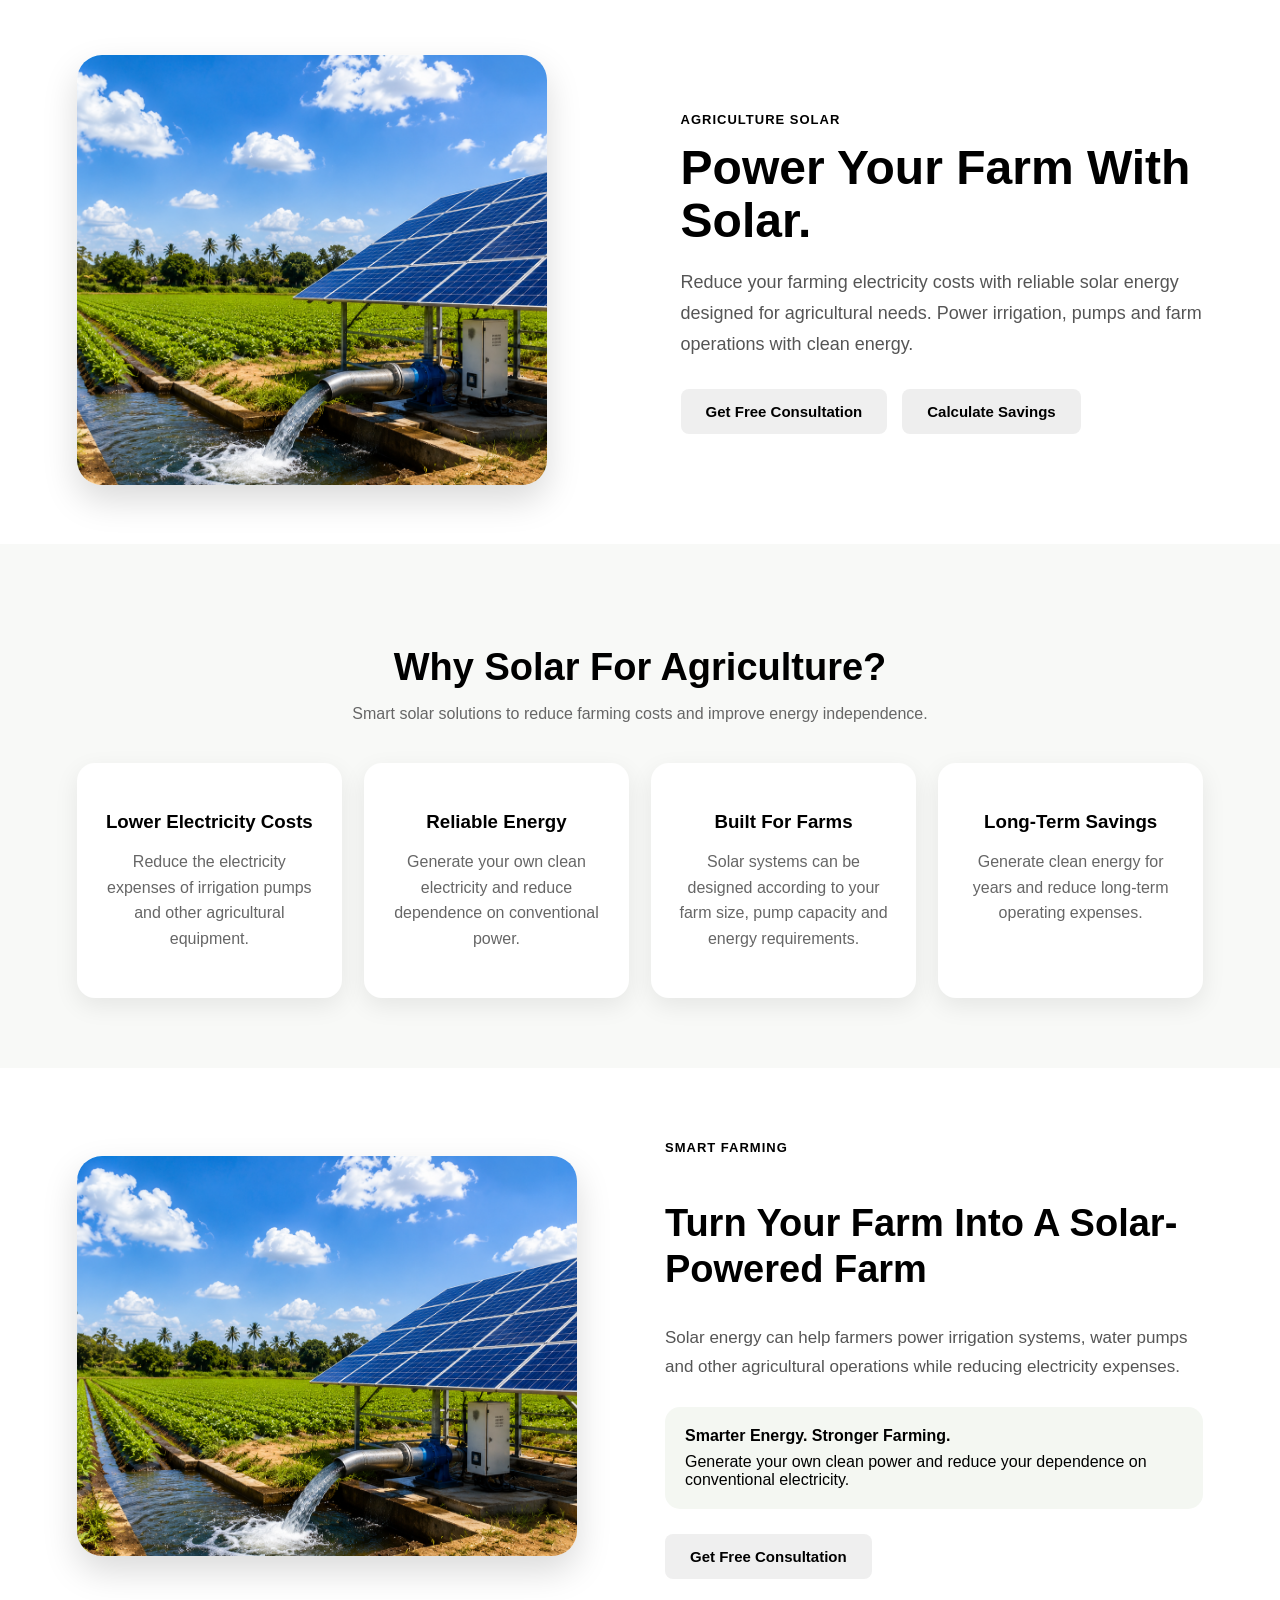
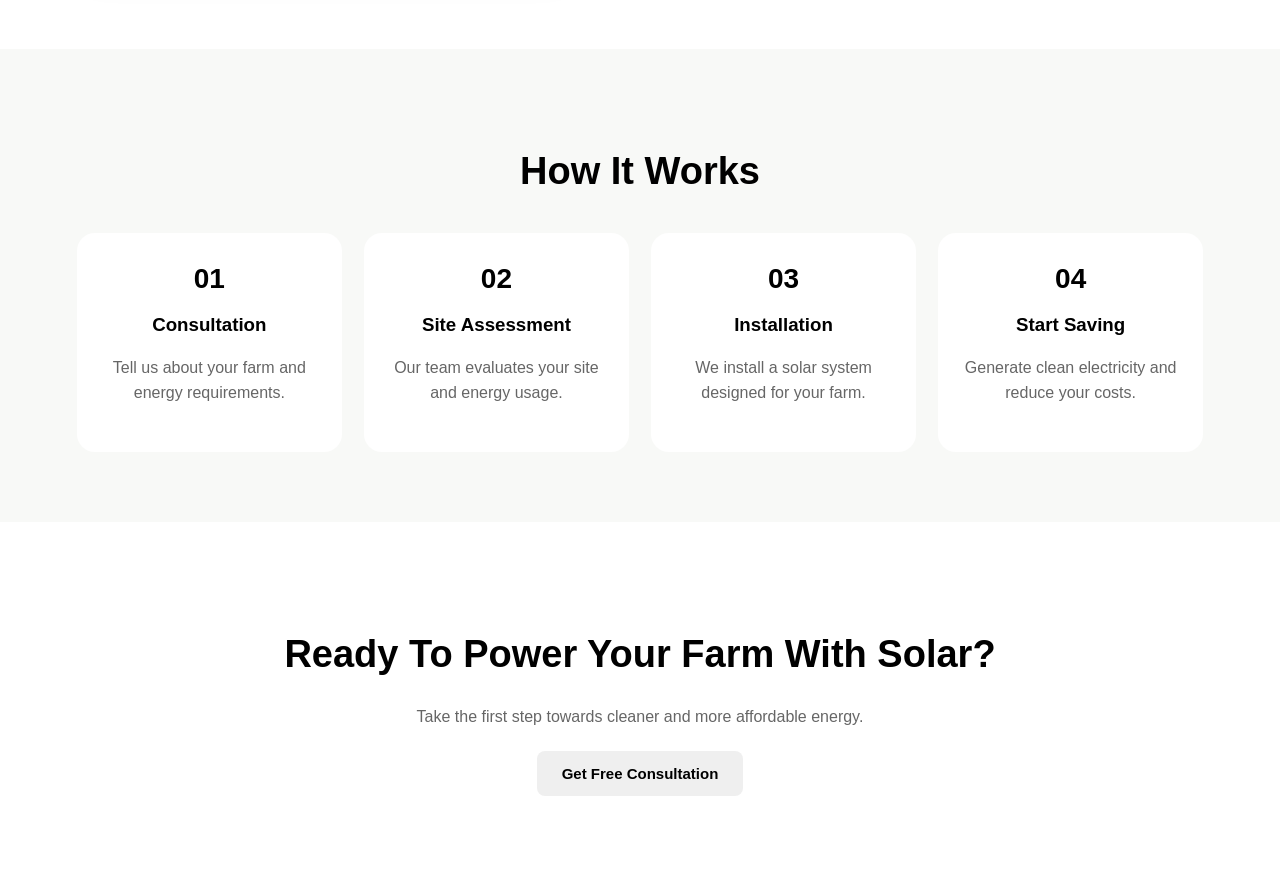
<file: agriculture.html>
<!DOCTYPE html>
<html lang="en">
<head>
    <meta charset="UTF-8">
    <meta name="viewport" content="width=device-width, initial-scale=1.0">
    <title>Agriculture Solar</title>
    <link rel="stylesheet" href="agriculture.css">
</head>

<body>

    <!-- HERO -->
    <section class="agriculture-hero">

        <div class="agriculture-image">
            <img src="solar4.png" alt="Agriculture Solar">
        </div>

        <div class="agriculture-content">
            <span class="tag">AGRICULTURE SOLAR</span>

            <h1>Power Your Farm With Solar.</h1>

            <p>
                Reduce your farming electricity costs with reliable solar
                energy designed for agricultural needs. Power irrigation,
                pumps and farm operations with clean energy.
            </p>

            <div class="hero-buttons">
                <button onclick="parent.openConsultation()">
                    Get Free Consultation
                </button>

                <button onclick="parent.openCalculator()" class="secondary-btn">
                    Calculate Savings
                </button>
            </div>
        </div>

    </section>


    <!-- WHY SOLAR -->
    <section class="why-agriculture">

        <h2>Why Solar For Agriculture?</h2>

        <p class="section-subtitle">
            Smart solar solutions to reduce farming costs and improve energy independence.
        </p>

        <div class="benefits-grid">

            <div class="benefit-card">
                <h3>Lower Electricity Costs</h3>
                <p>
                    Reduce the electricity expenses of irrigation pumps
                    and other agricultural equipment.
                </p>
            </div>

            <div class="benefit-card">
                <h3>Reliable Energy</h3>
                <p>
                    Generate your own clean electricity and reduce
                    dependence on conventional power.
                </p>
            </div>

            <div class="benefit-card">
                <h3>Built For Farms</h3>
                <p>
                    Solar systems can be designed according to your
                    farm size, pump capacity and energy requirements.
                </p>
            </div>

            <div class="benefit-card">
                <h3>Long-Term Savings</h3>
                <p>
                    Generate clean energy for years and reduce
                    long-term operating expenses.
                </p>
            </div>

        </div>

    </section>


    <!-- FARM SECTION -->
    <section class="farm-section">

        <div class="farm-image">
            <img src="solar4.png" alt="Solar Farm">
        </div>

        <div class="farm-content">

            <span class="tag">SMART FARMING</span>

            <h2>Turn Your Farm Into A Solar-Powered Farm</h2>

            <p>
                Solar energy can help farmers power irrigation systems,
                water pumps and other agricultural operations while
                reducing electricity expenses.
            </p>

            <div class="highlight-box">
                <strong>Smarter Energy. Stronger Farming.</strong>
                <span>
                    Generate your own clean power and reduce your
                    dependence on conventional electricity.
                </span>
            </div>

            <button onclick="parent.openConsultation()">
                Get Free Consultation
            </button>

        </div>

    </section>


    <!-- PROCESS -->
    <section class="process-section">

        <h2>How It Works</h2>

        <div class="process-grid">

            <div class="process-card">
                <span>01</span>
                <h3>Consultation</h3>
                <p>Tell us about your farm and energy requirements.</p>
            </div>

            <div class="process-card">
                <span>02</span>
                <h3>Site Assessment</h3>
                <p>Our team evaluates your site and energy usage.</p>
            </div>

            <div class="process-card">
                <span>03</span>
                <h3>Installation</h3>
                <p>We install a solar system designed for your farm.</p>
            </div>

            <div class="process-card">
                <span>04</span>
                <h3>Start Saving</h3>
                <p>Generate clean electricity and reduce your costs.</p>
            </div>

        </div>

    </section>


    <!-- FINAL CTA -->
    <section class="final-cta">

        <h2>Ready To Power Your Farm With Solar?</h2>

        <p>
            Take the first step towards cleaner and more affordable energy.
        </p>

        <button onclick="parent.openConsultation()">
            Get Free Consultation
        </button>

    </section>

</body>
</html>
</file>
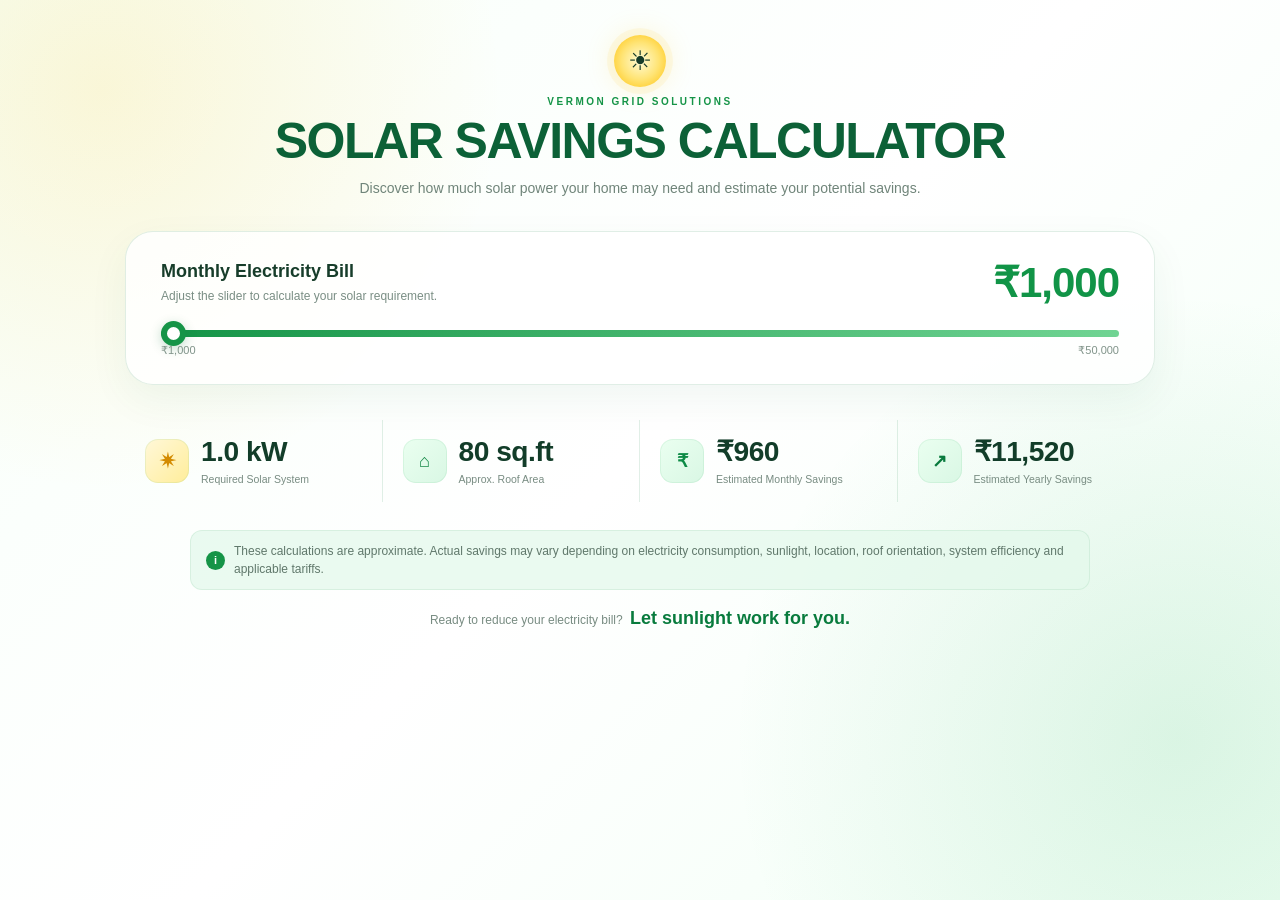
<file: calculator.html>
<!DOCTYPE html>
<html lang="en">
<head>
    <meta charset="UTF-8">
    <meta
        name="viewport"
        content="width=device-width, initial-scale=1.0"
    >

    <title>Solar Savings Calculator | Vermon Grid Solutions</title>

    <link rel="stylesheet" href="calculator.css">
</head>

<body>

    <main class="calculator-container">

        <!-- ================= HEADER ================= -->

        <section class="calculator-header">

            <div class="sun-icon">☀</div>

            <p class="eyebrow">
                VERMON GRID SOLUTIONS
            </p>

            <h1>
                SOLAR SAVINGS CALCULATOR
            </h1>

            <p class="subtitle">
                Discover how much solar power your home may need and estimate your potential savings.
            </p>

        </section>


        <!-- ================= SLIDER CARD ================= -->

        <section class="input-section">

            <div class="bill-heading">

                <div class="bill-information">

                    <span class="input-label">
                        Monthly Electricity Bill
                    </span>

                    <span class="input-description">
                        Adjust the slider to calculate your solar requirement.
                    </span>

                </div>


                <div
                    class="bill-value"
                    id="billValue"
                >
                    ₹1,000
                </div>

            </div>


            <!-- SLIDER -->

            <div class="slider-wrapper">

                <input
                    type="range"
                    id="bill"
                    min="1000"
                    max="50000"
                    step="500"
                    value="1000"
                >

                <div class="range-values">

                    <span>
                        ₹1,000
                    </span>

                    <span>
                        ₹50,000
                    </span>

                </div>

            </div>

        </section>


        <!-- ================= RESULTS ================= -->

        <section class="results">

            <!-- SOLAR SIZE -->

            <div class="result-item">

                <div class="result-icon solar">
                    ✷
                </div>

                <div class="result-content">

                    <span
                        class="result-number"
                        id="solarSize"
                    >
                        1.0 kW
                    </span>

                    <span class="result-title">
                        Required Solar System
                    </span>

                </div>

            </div>


            <!-- ROOF AREA -->

            <div class="result-item">

                <div class="result-icon roof">
                    ⌂
                </div>

                <div class="result-content">

                    <span
                        class="result-number"
                        id="roofArea"
                    >
                        80 sq.ft
                    </span>

                    <span class="result-title">
                        Approx. Roof Area
                    </span>

                </div>

            </div>


            <!-- MONTHLY SAVINGS -->

            <div class="result-item">

                <div class="result-icon money">
                    ₹
                </div>

                <div class="result-content">

                    <span
                        class="result-number"
                        id="monthlySavings"
                    >
                        ₹960
                    </span>

                    <span class="result-title">
                        Estimated Monthly Savings
                    </span>

                </div>

            </div>


            <!-- YEARLY SAVINGS -->

            <div class="result-item">

                <div class="result-icon growth">
                    ↗
                </div>

                <div class="result-content">

                    <span
                        class="result-number"
                        id="yearlySavings"
                    >
                        ₹11,520
                    </span>

                    <span class="result-title">
                        Estimated Yearly Savings
                    </span>

                </div>

            </div>

        </section>


        <!-- ================= INFORMATION ================= -->

        <section class="calculator-note">

            <span class="note-icon">
                i
            </span>

            <p>
                These calculations are approximate. Actual savings may vary
                depending on electricity consumption, sunlight, location,
                roof orientation, system efficiency and applicable tariffs.
            </p>

        </section>


        <!-- ================= BOTTOM MESSAGE ================= -->

        <section class="calculator-bottom">

            <p>
                Ready to reduce your electricity bill?
            </p>

            <strong>
                Let sunlight work for you.
            </strong>

        </section>

    </main>


    <!-- ================= JAVASCRIPT ================= -->

    <script>

        const billSlider =
            document.getElementById("bill");


        function calculateSolar() {

            const bill =
                Number(billSlider.value);


            /*
             =========================================
             SOLAR SIZE

             ₹1,000 bill = 1 kW solar

             Example:
             ₹5,000 = 5 kW
             =========================================
            */

            const solarSize =
                bill / 1000;


            /*
             =========================================
             ROOF AREA

             1 kW = 80 sq.ft

             Example:
             5 kW = 400 sq.ft
             =========================================
            */

            const roofArea =
                solarSize * 80;


            /*
             =========================================
             ESTIMATED SAVINGS

             ₹960 per kW per month
             =========================================
            */

            const savingsPerKW =
                960;


            const monthlySavings =
                solarSize * savingsPerKW;


            const yearlySavings =
                monthlySavings * 12;


            /* BILL */

            document.getElementById(
                "billValue"
            ).textContent =
                "₹" +
                bill.toLocaleString("en-IN");


            /* SOLAR SIZE */

            document.getElementById(
                "solarSize"
            ).textContent =
                solarSize.toFixed(1) +
                " kW";


            /* ROOF AREA */

            document.getElementById(
                "roofArea"
            ).textContent =
                roofArea.toLocaleString("en-IN") +
                " sq.ft";


            /* MONTHLY SAVINGS */

            document.getElementById(
                "monthlySavings"
            ).textContent =
                "₹" +
                Math.round(monthlySavings)
                    .toLocaleString("en-IN");


            /* YEARLY SAVINGS */

            document.getElementById(
                "yearlySavings"
            ).textContent =
                "₹" +
                Math.round(yearlySavings)
                    .toLocaleString("en-IN");

        }


        /* UPDATE WHEN SLIDER MOVES */

        billSlider.addEventListener(
            "input",
            calculateSolar
        );


        /* INITIAL CALCULATION */

        calculateSolar();

    </script>

</body>
</html>
</file>
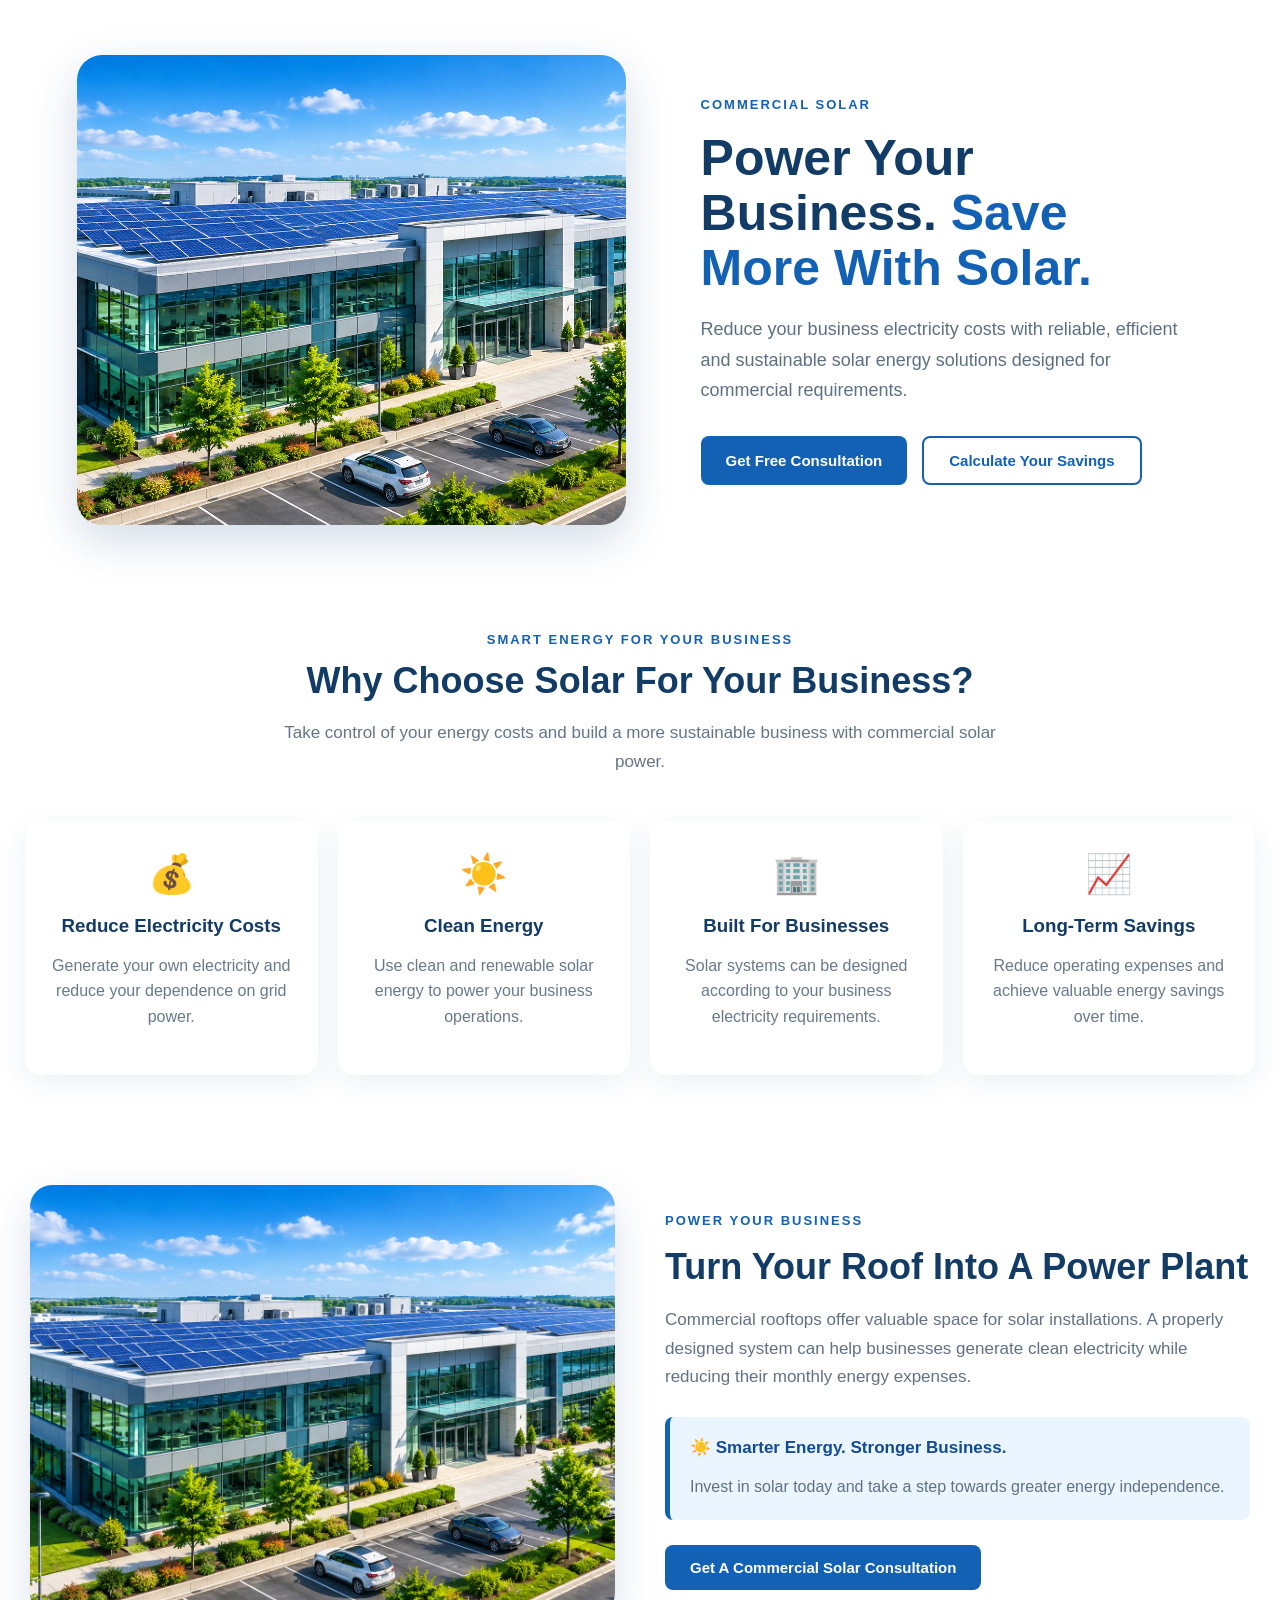
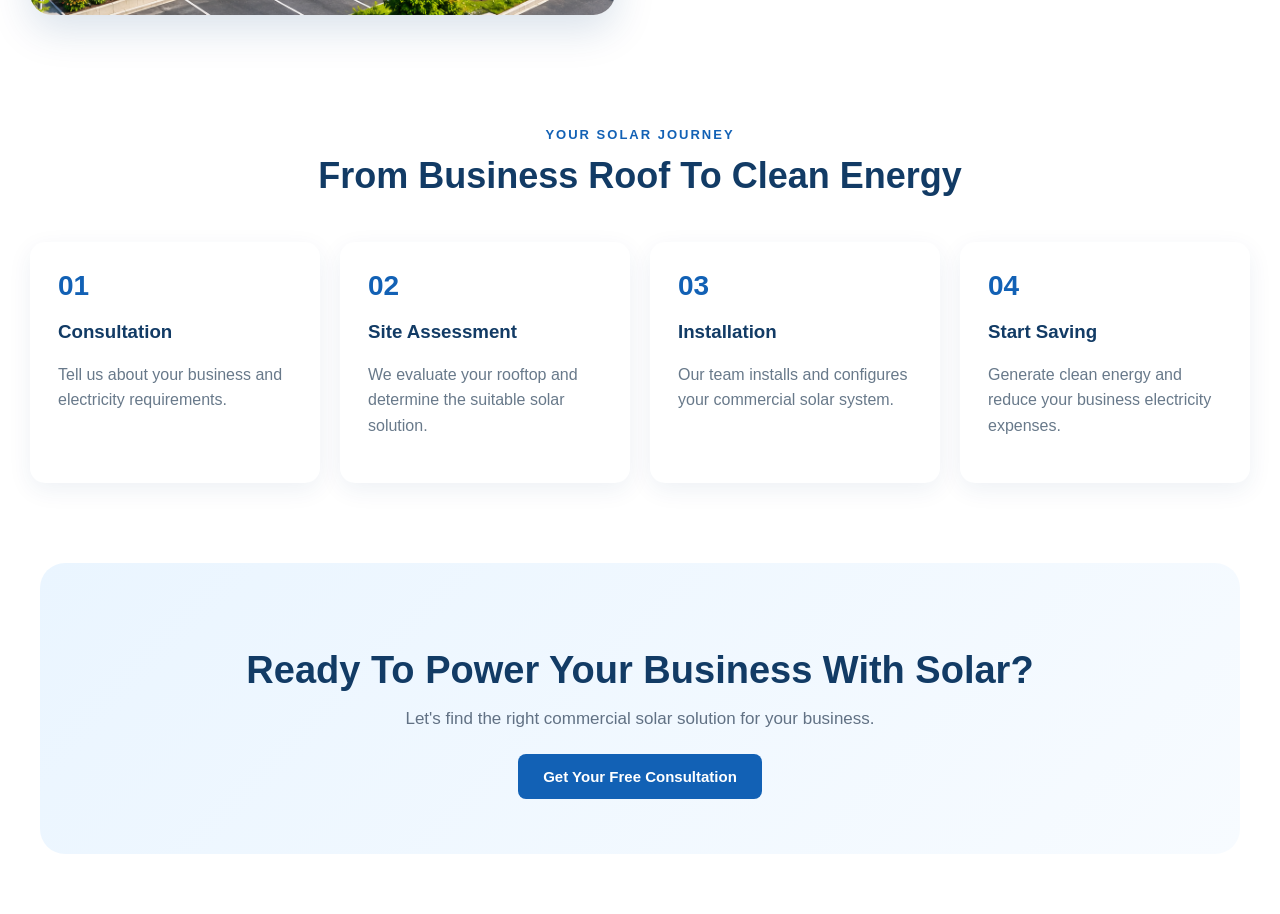
<file: commercial.html>
<!DOCTYPE html>
<html lang="en">
<head>
    <meta charset="UTF-8">
    <meta name="viewport" content="width=device-width, initial-scale=1.0">
    <title>Commercial Solar | Vemron Grid Solutions</title>
    <link rel="stylesheet" href="commercial.css">
</head>

<body>

<!-- =========================
     HERO
     ========================= -->

<section class="commercial-hero">

    <div class="commercial-image">
        <img src="solar2.png" alt="Commercial Solar">
    </div>

    <div class="commercial-content">

        <span class="tag">COMMERCIAL SOLAR</span>

        <h1>
            Power Your Business.
            <span>Save More With Solar.</span>
        </h1>

        <p>
            Reduce your business electricity costs with reliable,
            efficient and sustainable solar energy solutions
            designed for commercial requirements.
        </p>

        <div class="buttons">

            <button onclick="parent.openConsultation()">
                Get Free Consultation
            </button>

            <button
                class="outline"
                onclick="parent.openCalculator()">
                Calculate Your Savings
            </button>

        </div>

    </div>

</section>


<!-- =========================
     WHY COMMERCIAL SOLAR
     ========================= -->

<section class="why-commercial">

    <div class="section-heading">

        <span>SMART ENERGY FOR YOUR BUSINESS</span>

        <h2>
            Why Choose Solar For Your Business?
        </h2>

        <p>
            Take control of your energy costs and build a more
            sustainable business with commercial solar power.
        </p>

    </div>


    <div class="benefits">

        <div class="benefit-card">

            <div class="icon">💰</div>

            <h3>
                Reduce Electricity Costs
            </h3>

            <p>
                Generate your own electricity and reduce
                your dependence on grid power.
            </p>

        </div>


        <div class="benefit-card">

            <div class="icon">☀️</div>

            <h3>
                Clean Energy
            </h3>

            <p>
                Use clean and renewable solar energy
                to power your business operations.
            </p>

        </div>


        <div class="benefit-card">

            <div class="icon">🏢</div>

            <h3>
                Built For Businesses
            </h3>

            <p>
                Solar systems can be designed according
                to your business electricity requirements.
            </p>

        </div>


        <div class="benefit-card">

            <div class="icon">📈</div>

            <h3>
                Long-Term Savings
            </h3>

            <p>
                Reduce operating expenses and achieve
                valuable energy savings over time.
            </p>

        </div>

    </div>

</section>


<!-- =========================
     BUSINESS SOLAR
     ========================= -->

<section class="business-section">

    <div class="business-image">

        <img
            src="solar2.png"
            alt="Commercial Solar Installation">

    </div>


    <div class="business-content">

        <span class="tag">
            POWER YOUR BUSINESS
        </span>

        <h2>
            Turn Your Roof Into A Power Plant
        </h2>

        <p>
            Commercial rooftops offer valuable space for
            solar installations. A properly designed system
            can help businesses generate clean electricity
            while reducing their monthly energy expenses.
        </p>


        <div class="highlight-box">

            <strong>
                ☀️ Smarter Energy. Stronger Business.
            </strong>

            <p>
                Invest in solar today and take a step towards
                greater energy independence.
            </p>

        </div>


        <button onclick="parent.openConsultation()">
            Get A Commercial Solar Consultation
        </button>

    </div>

</section>


<!-- =========================
     PROCESS
     ========================= -->

<section class="process-section">

    <div class="section-heading">

        <span>
            YOUR SOLAR JOURNEY
        </span>

        <h2>
            From Business Roof To Clean Energy
        </h2>

    </div>


    <div class="process">

        <div class="process-card">

            <div class="number">01</div>

            <h3>
                Consultation
            </h3>

            <p>
                Tell us about your business and
                electricity requirements.
            </p>

        </div>


        <div class="process-card">

            <div class="number">02</div>

            <h3>
                Site Assessment
            </h3>

            <p>
                We evaluate your rooftop and determine
                the suitable solar solution.
            </p>

        </div>


        <div class="process-card">

            <div class="number">03</div>

            <h3>
                Installation
            </h3>

            <p>
                Our team installs and configures
                your commercial solar system.
            </p>

        </div>


        <div class="process-card">

            <div class="number">04</div>

            <h3>
                Start Saving
            </h3>

            <p>
                Generate clean energy and reduce
                your business electricity expenses.
            </p>

        </div>

    </div>

</section>


<!-- =========================
     FINAL CTA
     ========================= -->

<section class="final-cta">

    <h2>
        Ready To Power Your Business With Solar?
    </h2>

    <p>
        Let's find the right commercial solar solution
        for your business.
    </p>

    <button onclick="parent.openConsultation()">
        Get Your Free Consultation
    </button>

</section>

</body>
</html>
</file>
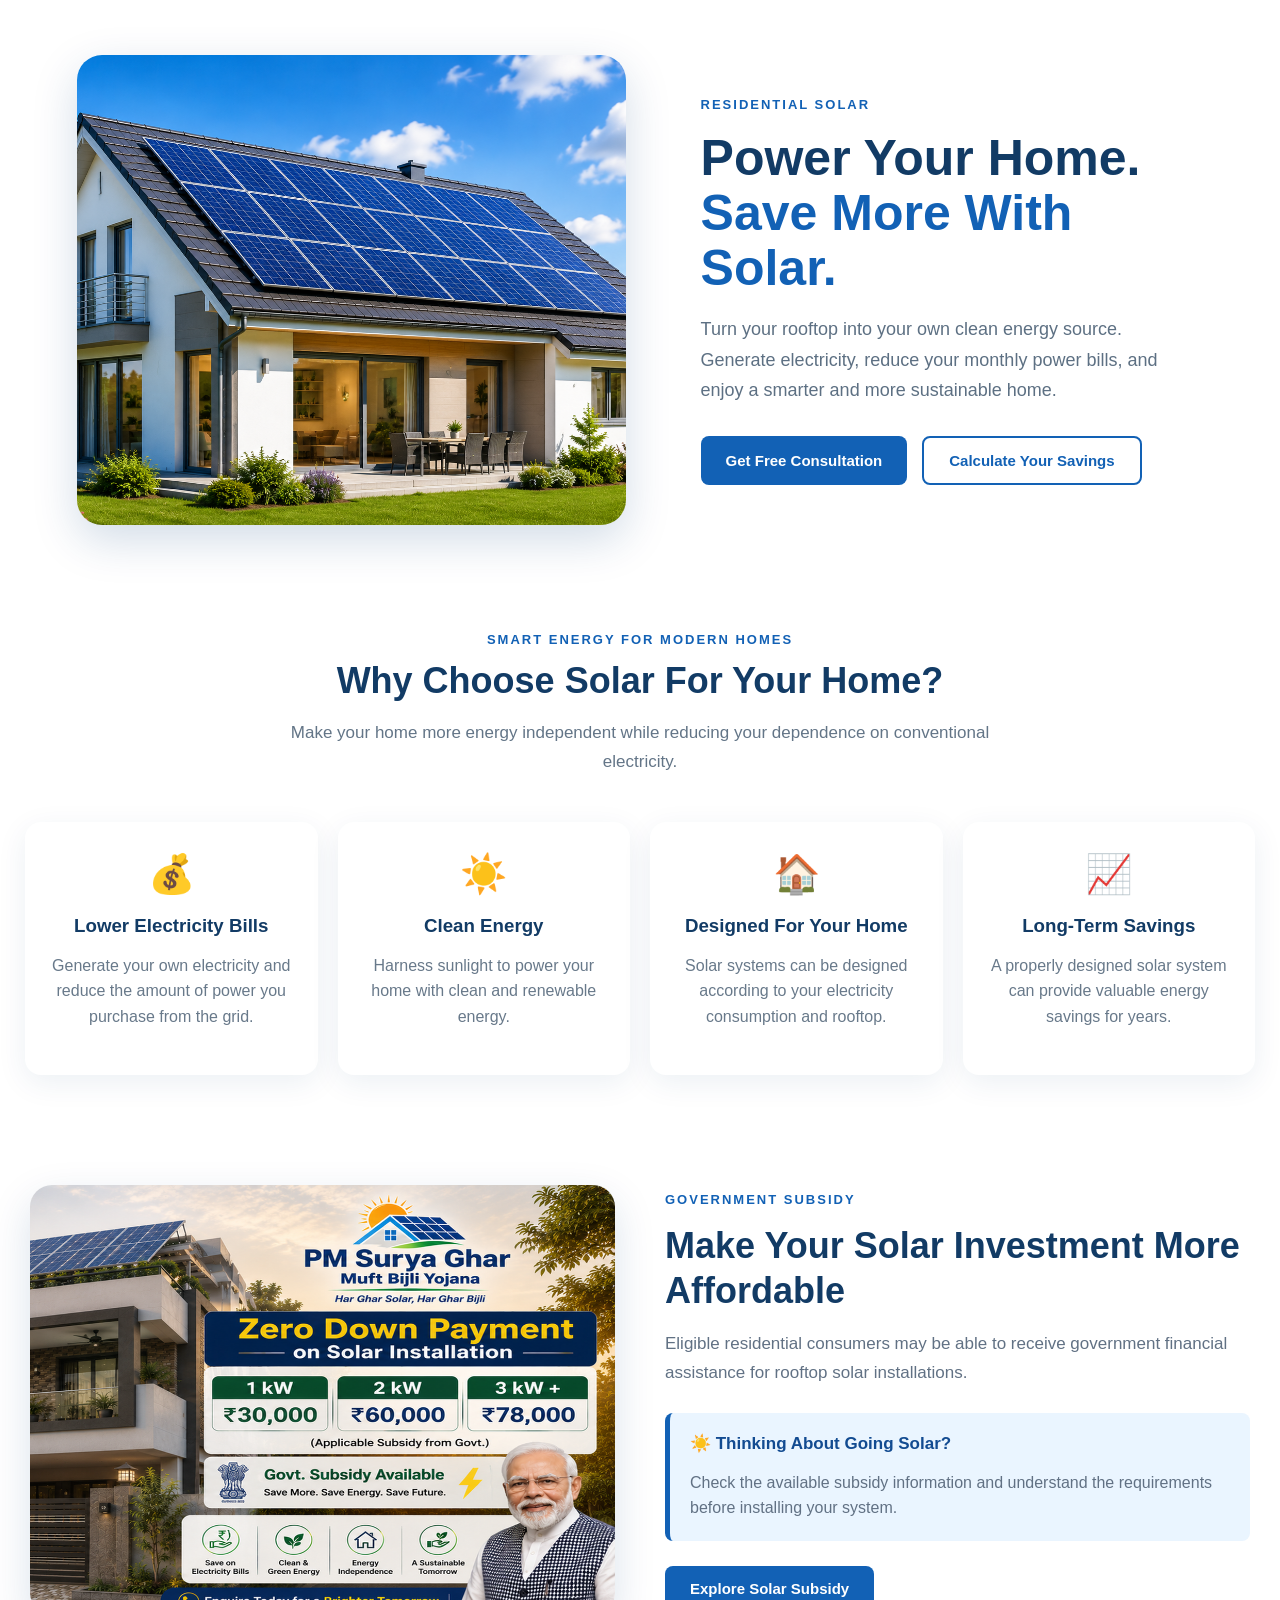
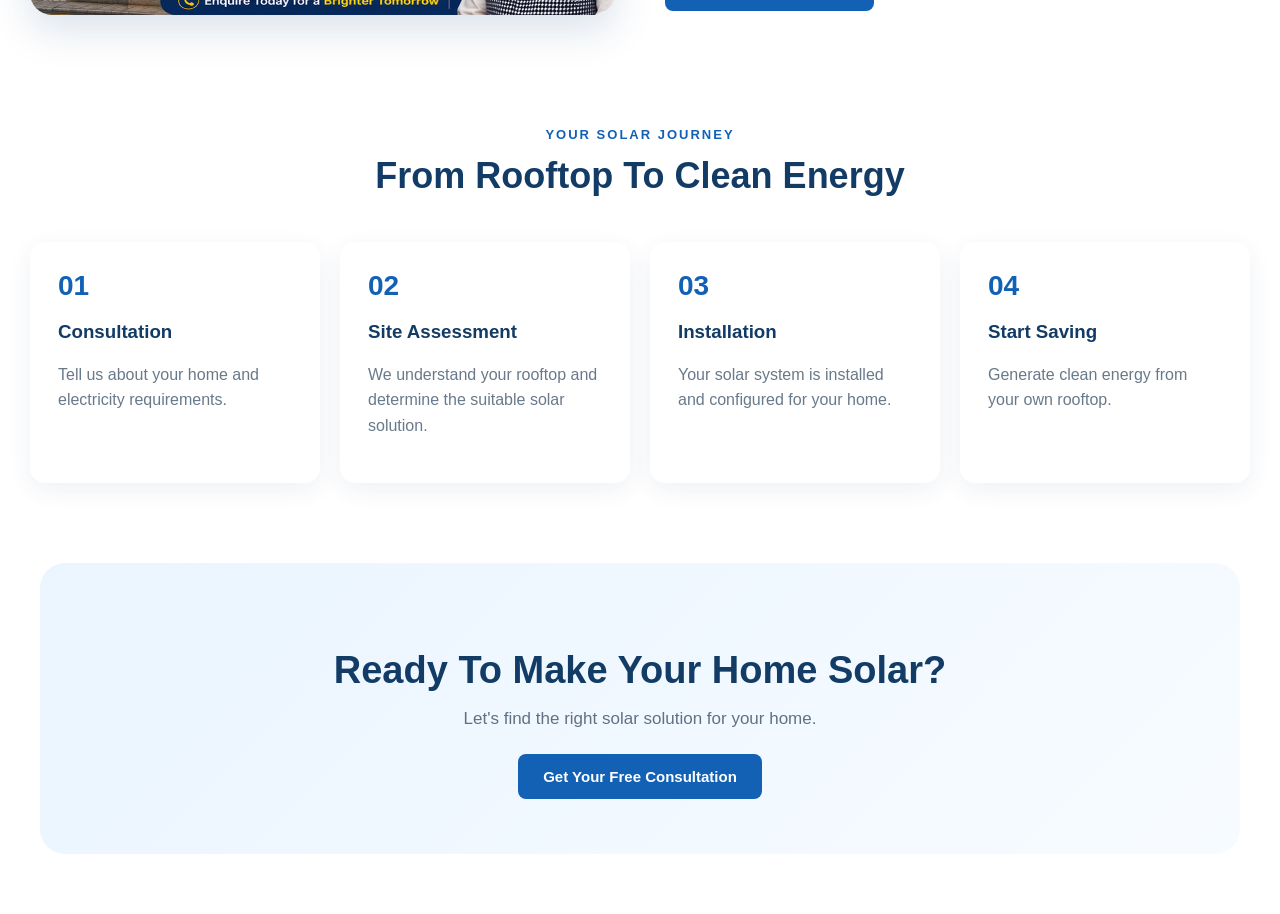
<file: homes.html>
<!DOCTYPE html>
<html lang="en">

<head>

    <meta charset="UTF-8">

    <meta name="viewport"
          content="width=device-width, initial-scale=1.0">

    <title>Residential Solar | Vermon Grid Solutions</title>

    <link rel="stylesheet" href="homes.css">

</head>


<body>

    <!-- =========================
         HERO SECTION
         ========================= -->

    <section class="homes-hero">

        <div class="homes-image">

            <img src="solar1.png"
                 alt="Residential Solar">

        </div>


        <div class="homes-content">

            <span class="tag">
                RESIDENTIAL SOLAR
            </span>

            <h1>
                Power Your Home.
                <span>Save More With Solar.</span>
            </h1>

            <p>
                Turn your rooftop into your own clean energy source.
                Generate electricity, reduce your monthly power bills,
                and enjoy a smarter and more sustainable home.
            </p>


            <div class="buttons">

                <button onclick="parent.openConsultation()">
                    Get Free Consultation
                </button>

                <button class="outline"
                        onclick="parent.openCalculator()">
                    Calculate Your Savings
                </button>

            </div>

        </div>

    </section>



    <!-- =========================
         WHY SOLAR
         ========================= -->

    <section class="why-solar">

        <div class="section-heading">

            <span>SMART ENERGY FOR MODERN HOMES</span>

            <h2>
                Why Choose Solar For Your Home?
            </h2>

            <p>
                Make your home more energy independent while
                reducing your dependence on conventional electricity.
            </p>

        </div>


        <div class="benefits">

            <div class="benefit-card">

                <div class="icon">💰</div>

                <h3>
                    Lower Electricity Bills
                </h3>

                <p>
                    Generate your own electricity and reduce
                    the amount of power you purchase from the grid.
                </p>

            </div>


            <div class="benefit-card">

                <div class="icon">☀️</div>

                <h3>
                    Clean Energy
                </h3>

                <p>
                    Harness sunlight to power your home with
                    clean and renewable energy.
                </p>

            </div>


            <div class="benefit-card">

                <div class="icon">🏠</div>

                <h3>
                    Designed For Your Home
                </h3>

                <p>
                    Solar systems can be designed according to
                    your electricity consumption and rooftop.
                </p>

            </div>


            <div class="benefit-card">

                <div class="icon">📈</div>

                <h3>
                    Long-Term Savings
                </h3>

                <p>
                    A properly designed solar system can provide
                    valuable energy savings for years.
                </p>

            </div>

        </div>

    </section>



    <!-- =========================
         SUBSIDY SECTION
         ========================= -->

    <section class="subsidy-section">

        <div class="subsidy-image">

            <img src="solar.png"
                 alt="Solar Installation">

        </div>


        <div class="subsidy-content">

            <span class="tag">
                GOVERNMENT SUBSIDY
            </span>

            <h2>
                Make Your Solar Investment
                More Affordable
            </h2>

            <p>
                Eligible residential consumers may be able
                to receive government financial assistance
                for rooftop solar installations.
            </p>


            <div class="subsidy-box">

                <strong>
                    ☀️ Thinking About Going Solar?
                </strong>

                <p>
                    Check the available subsidy information
                    and understand the requirements before
                    installing your system.
                </p>

            </div>


            <button onclick="parent.openSubsidy()">
                Explore Solar Subsidy
            </button>

        </div>

    </section>



    <!-- =========================
         HOW IT WORKS
         ========================= -->

    <section class="process-section">

        <div class="section-heading">

            <span>YOUR SOLAR JOURNEY</span>

            <h2>
                From Rooftop To Clean Energy
            </h2>

        </div>


        <div class="process">

            <div class="process-card">

                <div class="number">
                    01
                </div>

                <h3>
                    Consultation
                </h3>

                <p>
                    Tell us about your home and
                    electricity requirements.
                </p>

            </div>


            <div class="process-card">

                <div class="number">
                    02
                </div>

                <h3>
                    Site Assessment
                </h3>

                <p>
                    We understand your rooftop and
                    determine the suitable solar solution.
                </p>

            </div>


            <div class="process-card">

                <div class="number">
                    03
                </div>

                <h3>
                    Installation
                </h3>

                <p>
                    Your solar system is installed and
                    configured for your home.
                </p>

            </div>


            <div class="process-card">

                <div class="number">
                    04
                </div>

                <h3>
                    Start Saving
                </h3>

                <p>
                    Generate clean energy from your
                    own rooftop.
                </p>

            </div>

        </div>

    </section>



    <!-- =========================
         FINAL CTA
         ========================= -->

    <section class="final-cta">

        <h2>
            Ready To Make Your Home Solar?
        </h2>

        <p>
            Let's find the right solar solution for your home.
        </p>

        <button onclick="parent.openConsultation()">
            Get Your Free Consultation
        </button>

    </section>


</body>

</html>
</file>
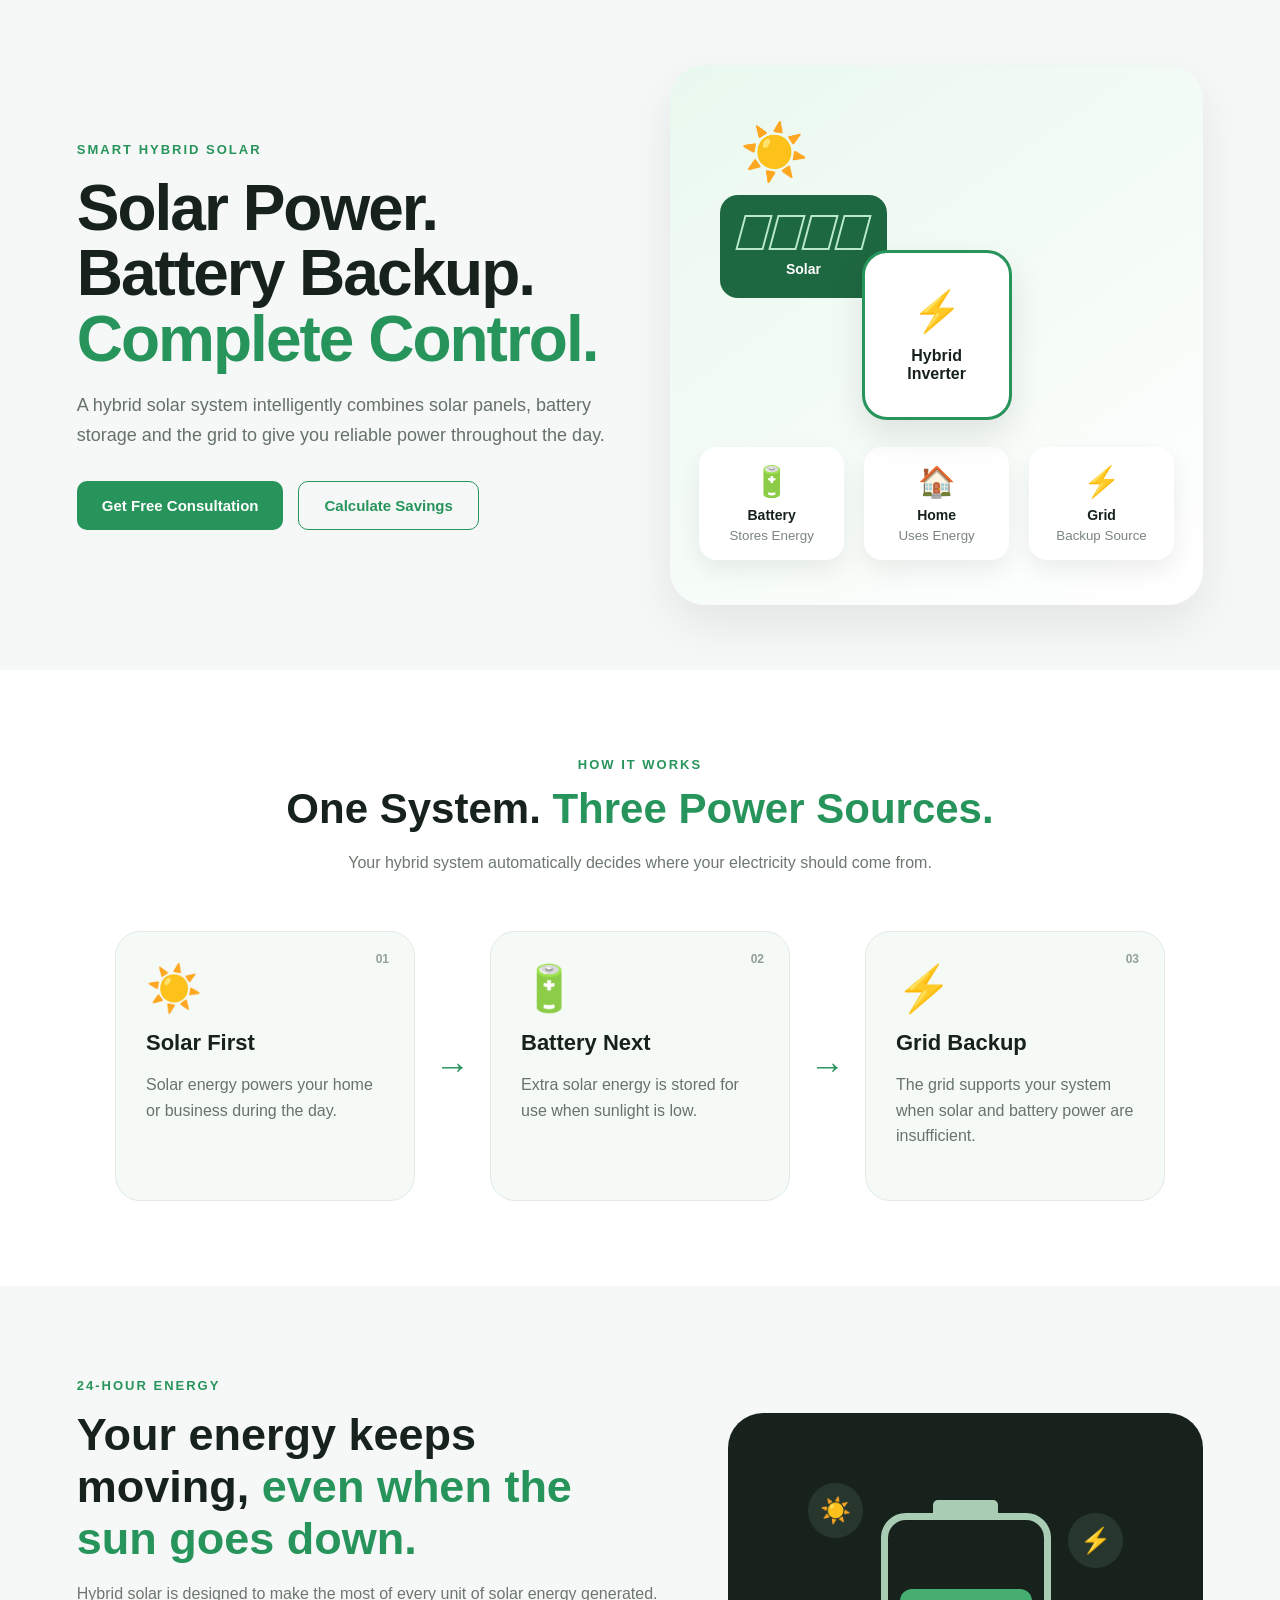
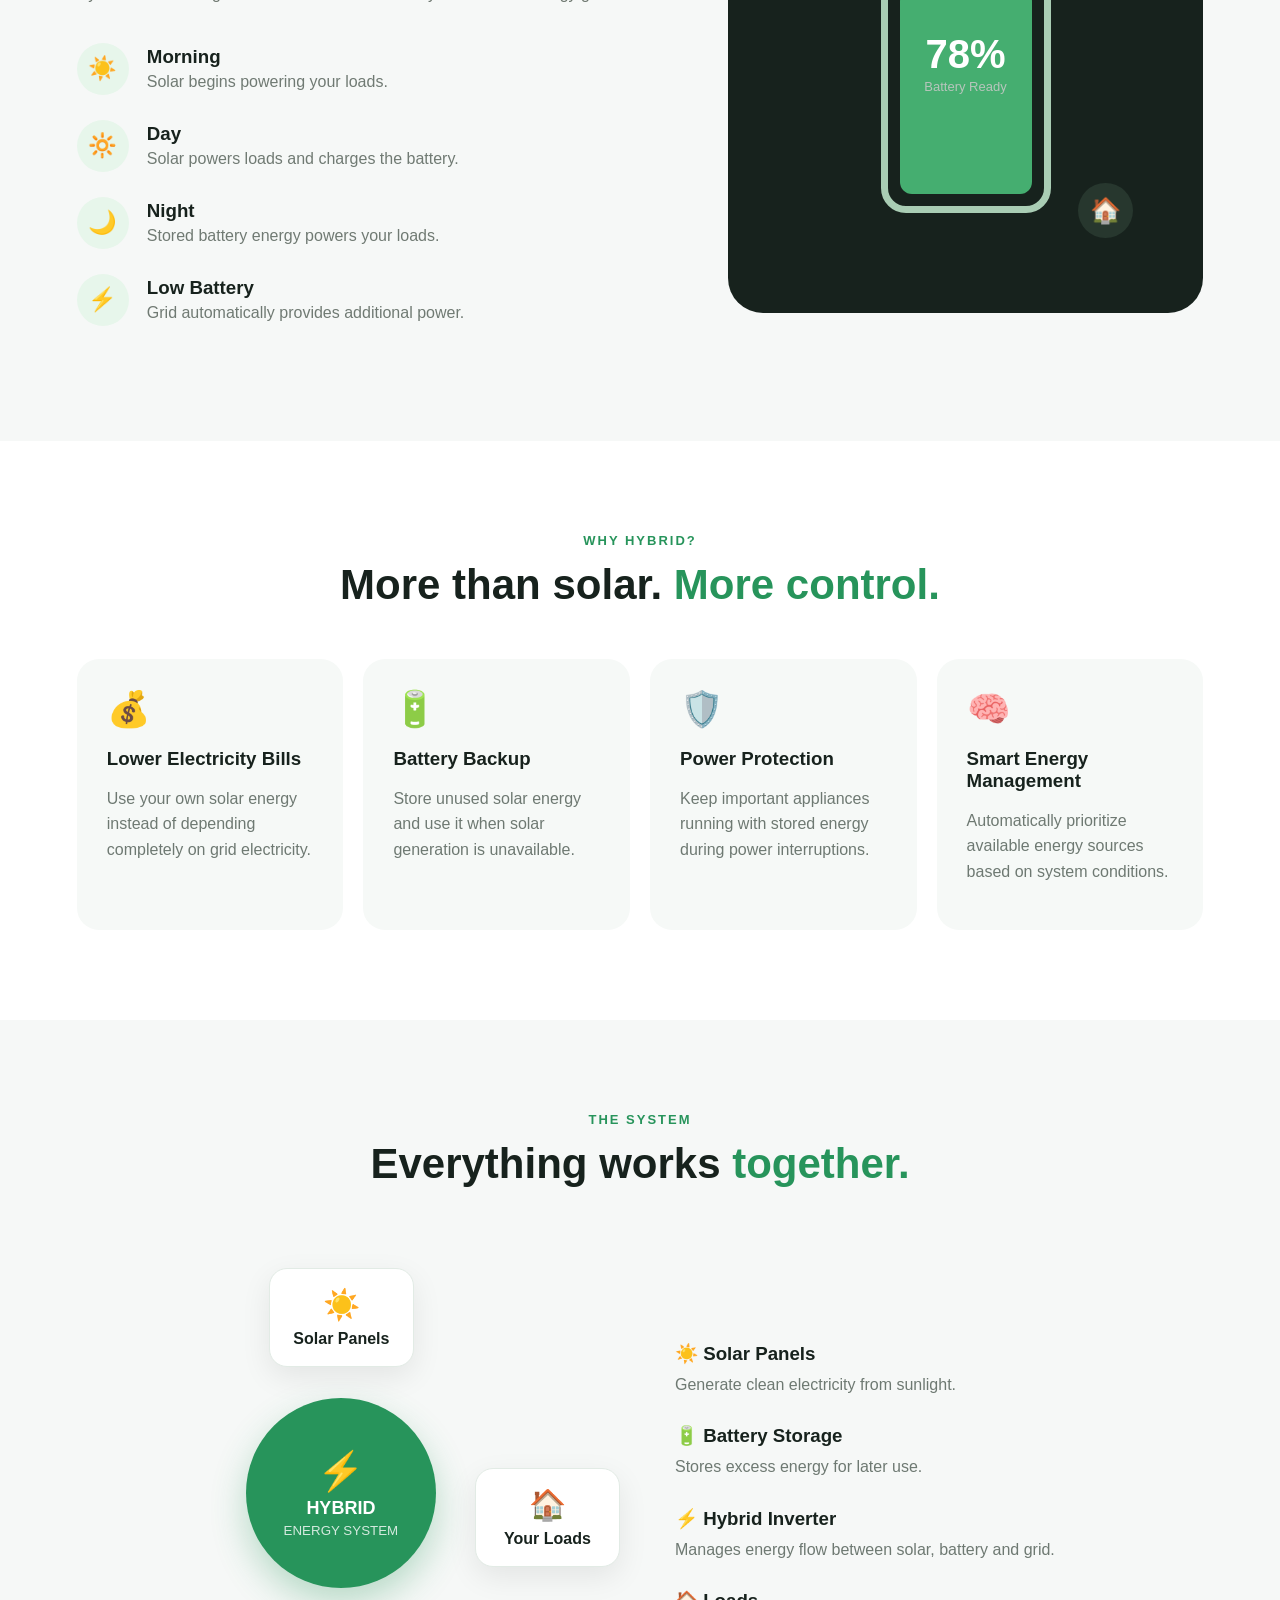
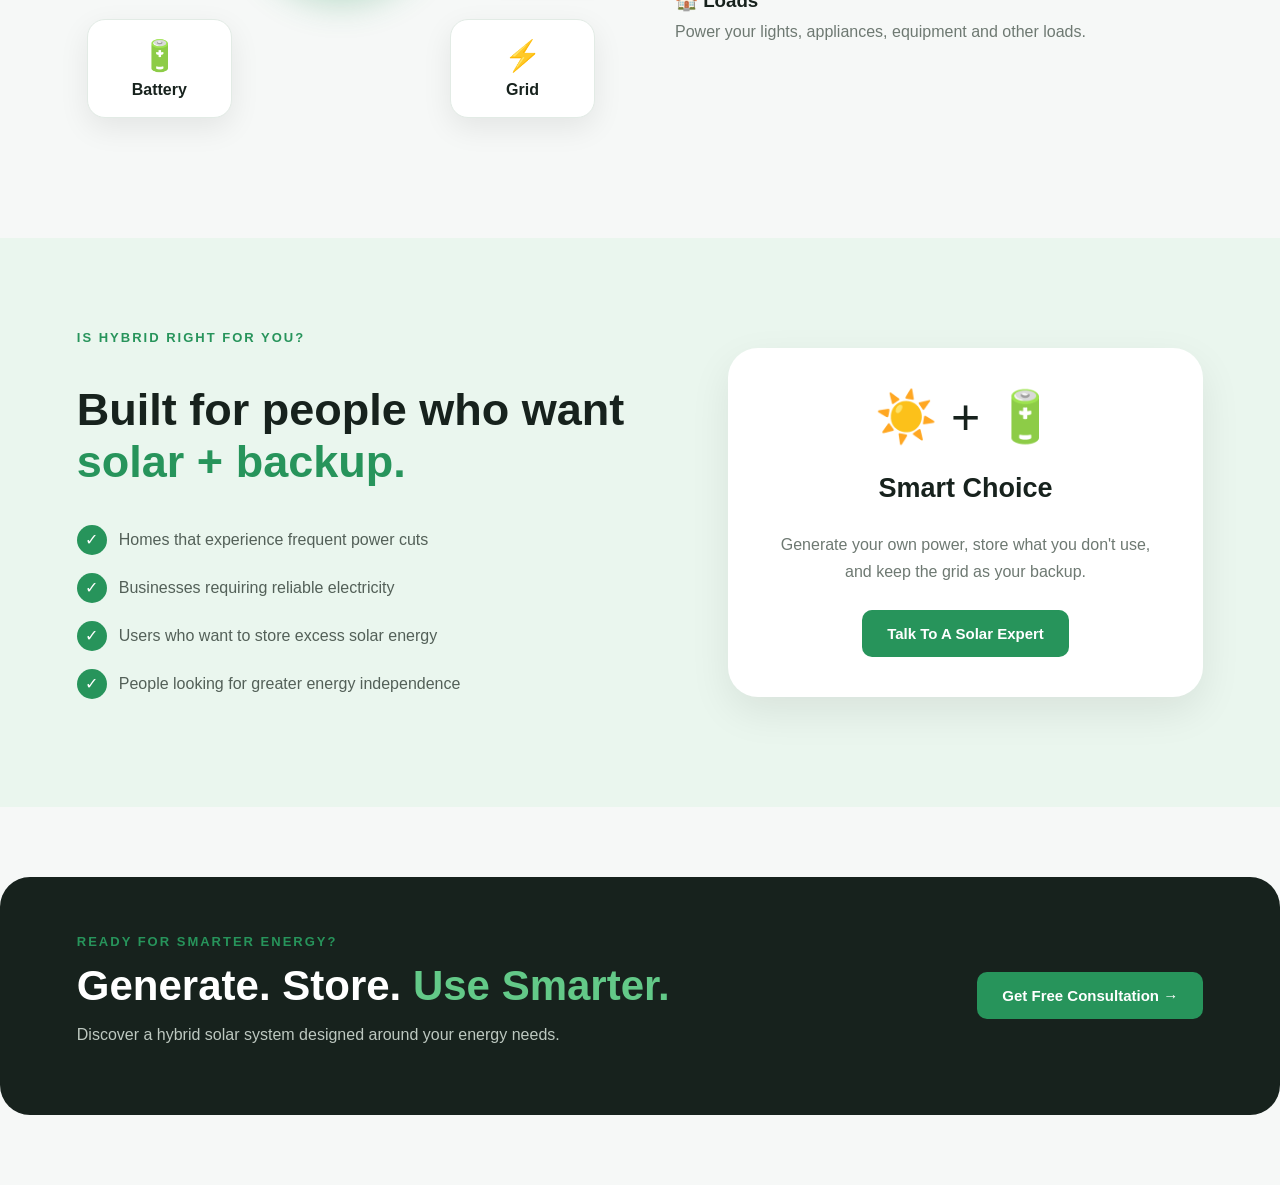
<file: hybrid.html>
<!DOCTYPE html>
<html lang="en">
<head>
    <meta charset="UTF-8">
    <meta name="viewport" content="width=device-width, initial-scale=1.0">
    <title>Hybrid Solar</title>
    <link rel="stylesheet" href="hybrid.css">
</head>

<body>

    <!-- HERO -->
    <section class="hybrid-hero">

        <div class="hero-content">
            <span class="hero-tag">SMART HYBRID SOLAR</span>

            <h1>
                Solar Power.<br>
                Battery Backup.<br>
                <span>Complete Control.</span>
            </h1>

            <p>
                A hybrid solar system intelligently combines solar panels,
                battery storage and the grid to give you reliable power
                throughout the day.
            </p>

            <div class="hero-buttons">
                <button onclick="parent.openConsultation()">
                    Get Free Consultation
                </button>

                <button class="outline-btn" onclick="parent.openCalculator()">
                    Calculate Savings
                </button>
            </div>
        </div>

        <!-- ENERGY SYSTEM VISUAL -->
        <div class="hybrid-visual">

            <div class="sun">☀️</div>

            <div class="energy-line line-one"></div>

            <div class="solar-box">
                <div class="panel-row">
                    <span></span>
                    <span></span>
                    <span></span>
                    <span></span>
                </div>
                <strong>Solar</strong>
            </div>

            <div class="energy-line line-two"></div>

            <div class="hybrid-inverter">
                <div class="inverter-icon">⚡</div>
                <strong>Hybrid<br>Inverter</strong>
            </div>

            <div class="energy-options">

                <div class="energy-card">
                    <span>🔋</span>
                    <strong>Battery</strong>
                    <small>Stores Energy</small>
                </div>

                <div class="energy-card">
                    <span>🏠</span>
                    <strong>Home</strong>
                    <small>Uses Energy</small>
                </div>

                <div class="energy-card">
                    <span>⚡</span>
                    <strong>Grid</strong>
                    <small>Backup Source</small>
                </div>

            </div>

        </div>

    </section>


    <!-- SMART PRIORITY -->
    <section class="priority-section">

        <div class="section-heading">
            <span>HOW IT WORKS</span>
            <h2>One System. <strong>Three Power Sources.</strong></h2>
            <p>
                Your hybrid system automatically decides where your electricity
                should come from.
            </p>
        </div>

        <div class="priority-flow">

            <div class="priority-card solar-priority">
                <div class="number">01</div>
                <div class="big-icon">☀️</div>
                <h3>Solar First</h3>
                <p>
                    Solar energy powers your home or business during the day.
                </p>
            </div>

            <div class="flow-arrow">→</div>

            <div class="priority-card battery-priority">
                <div class="number">02</div>
                <div class="big-icon">🔋</div>
                <h3>Battery Next</h3>
                <p>
                    Extra solar energy is stored for use when sunlight is low.
                </p>
            </div>

            <div class="flow-arrow">→</div>

            <div class="priority-card grid-priority">
                <div class="number">03</div>
                <div class="big-icon">⚡</div>
                <h3>Grid Backup</h3>
                <p>
                    The grid supports your system when solar and battery power
                    are insufficient.
                </p>
            </div>

        </div>

    </section>


    <!-- DAY / NIGHT -->
    <section class="day-night-section">

        <div class="day-night-content">

            <span>24-HOUR ENERGY</span>

            <h2>
                Your energy keeps moving,
                <strong>even when the sun goes down.</strong>
            </h2>

            <p>
                Hybrid solar is designed to make the most of every unit of
                solar energy generated.
            </p>

            <div class="timeline">

                <div class="timeline-item">
                    <div class="circle">☀️</div>
                    <div>
                        <h3>Morning</h3>
                        <p>Solar begins powering your loads.</p>
                    </div>
                </div>

                <div class="timeline-item">
                    <div class="circle">🔆</div>
                    <div>
                        <h3>Day</h3>
                        <p>Solar powers loads and charges the battery.</p>
                    </div>
                </div>

                <div class="timeline-item">
                    <div class="circle">🌙</div>
                    <div>
                        <h3>Night</h3>
                        <p>Stored battery energy powers your loads.</p>
                    </div>
                </div>

                <div class="timeline-item">
                    <div class="circle">⚡</div>
                    <div>
                        <h3>Low Battery</h3>
                        <p>Grid automatically provides additional power.</p>
                    </div>
                </div>

            </div>

        </div>

        <div class="battery-display">

            <div class="battery-shell">
                <div class="battery-level"></div>
                <div class="battery-top"></div>
            </div>

            <div class="battery-text">
                <strong>78%</strong>
                <span>Battery Ready</span>
            </div>

            <div class="power-orbit orbit-one">☀️</div>
            <div class="power-orbit orbit-two">⚡</div>
            <div class="power-orbit orbit-three">🏠</div>

        </div>

    </section>


    <!-- BENEFITS -->
    <section class="benefits-section">

        <div class="section-heading">
            <span>WHY HYBRID?</span>
            <h2>More than solar. <strong>More control.</strong></h2>
        </div>

        <div class="benefit-grid">

            <div class="benefit-card">
                <div class="benefit-icon">💰</div>
                <h3>Lower Electricity Bills</h3>
                <p>
                    Use your own solar energy instead of depending completely
                    on grid electricity.
                </p>
            </div>

            <div class="benefit-card">
                <div class="benefit-icon">🔋</div>
                <h3>Battery Backup</h3>
                <p>
                    Store unused solar energy and use it when solar generation
                    is unavailable.
                </p>
            </div>

            <div class="benefit-card">
                <div class="benefit-icon">🛡️</div>
                <h3>Power Protection</h3>
                <p>
                    Keep important appliances running with stored energy during
                    power interruptions.
                </p>
            </div>

            <div class="benefit-card">
                <div class="benefit-icon">🧠</div>
                <h3>Smart Energy Management</h3>
                <p>
                    Automatically prioritize available energy sources based on
                    system conditions.
                </p>
            </div>

        </div>

    </section>


    <!-- SYSTEM COMPONENTS -->
    <section class="components-section">

        <div class="section-heading">
            <span>THE SYSTEM</span>
            <h2>Everything works <strong>together.</strong></h2>
        </div>

        <div class="component-layout">

            <div class="component-main">

                <div class="central-circle">
                    <span>⚡</span>
                    <strong>HYBRID</strong>
                    <small>ENERGY SYSTEM</small>
                </div>

                <div class="component solar-component">
                    <span>☀️</span>
                    <strong>Solar Panels</strong>
                </div>

                <div class="component battery-component">
                    <span>🔋</span>
                    <strong>Battery</strong>
                </div>

                <div class="component grid-component">
                    <span>⚡</span>
                    <strong>Grid</strong>
                </div>

                <div class="component home-component">
                    <span>🏠</span>
                    <strong>Your Loads</strong>
                </div>

            </div>

            <div class="component-text">

                <div>
                    <h3>☀️ Solar Panels</h3>
                    <p>Generate clean electricity from sunlight.</p>
                </div>

                <div>
                    <h3>🔋 Battery Storage</h3>
                    <p>Stores excess energy for later use.</p>
                </div>

                <div>
                    <h3>⚡ Hybrid Inverter</h3>
                    <p>Manages energy flow between solar, battery and grid.</p>
                </div>

                <div>
                    <h3>🏠 Loads</h3>
                    <p>Power your lights, appliances, equipment and other loads.</p>
                </div>

            </div>

        </div>

    </section>


    <!-- BEST FOR -->
    <section class="best-section">

        <div class="best-content">

            <span>IS HYBRID RIGHT FOR YOU?</span>

            <h2>
                Built for people who want
                <strong>solar + backup.</strong>
            </h2>

            <div class="best-list">

                <div>
                    <span>✓</span>
                    <p>Homes that experience frequent power cuts</p>
                </div>

                <div>
                    <span>✓</span>
                    <p>Businesses requiring reliable electricity</p>
                </div>

                <div>
                    <span>✓</span>
                    <p>Users who want to store excess solar energy</p>
                </div>

                <div>
                    <span>✓</span>
                    <p>People looking for greater energy independence</p>
                </div>

            </div>

        </div>

        <div class="decision-box">

            <div class="decision-icon">☀️ + 🔋</div>

            <h3>Smart Choice</h3>

            <p>
                Generate your own power, store what you don't use,
                and keep the grid as your backup.
            </p>

            <button onclick="parent.openConsultation()">
                Talk To A Solar Expert
            </button>

        </div>

    </section>


    <!-- FINAL CTA -->
    <section class="final-cta">

        <div>
            <span>READY FOR SMARTER ENERGY?</span>

            <h2>
                Generate. Store.
                <strong>Use Smarter.</strong>
            </h2>

            <p>
                Discover a hybrid solar system designed around your energy needs.
            </p>
        </div>

        <button onclick="parent.openConsultation()">
            Get Free Consultation →
        </button>

    </section>

</body>
</html>
</file>
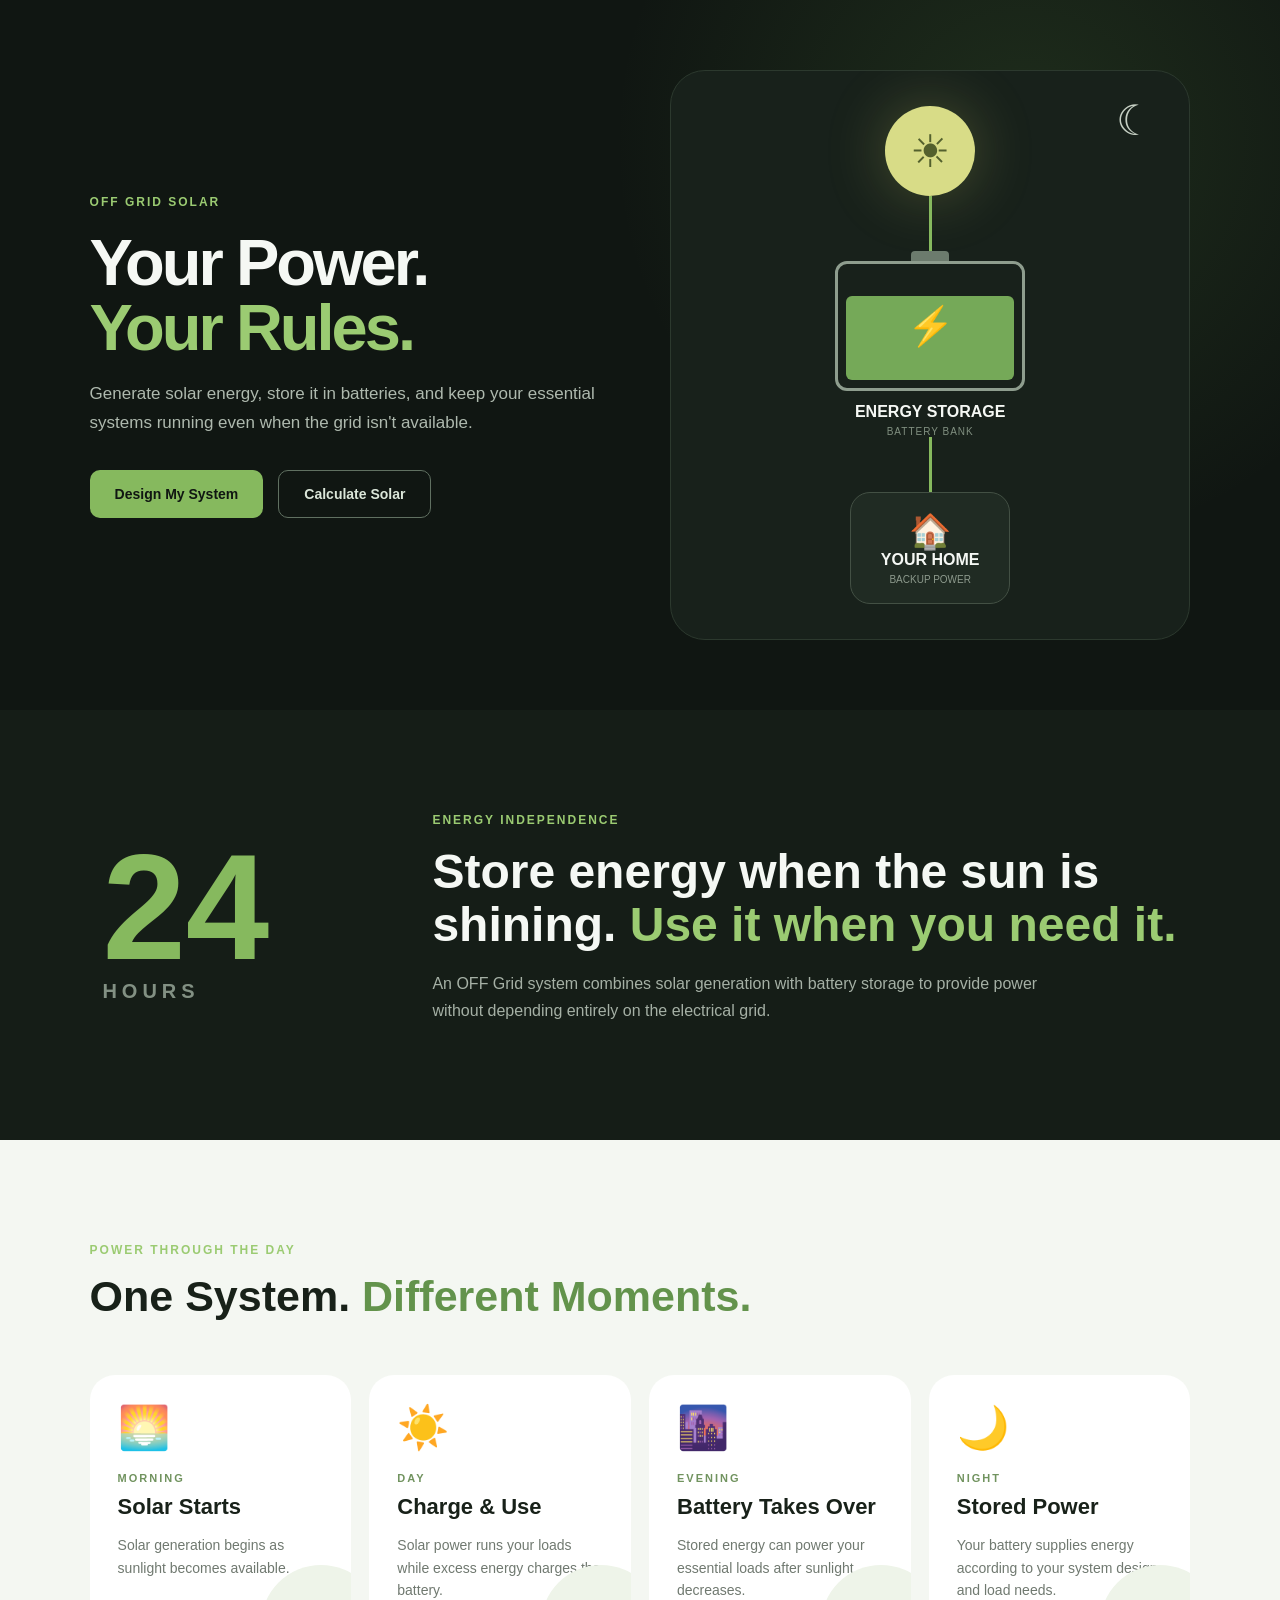
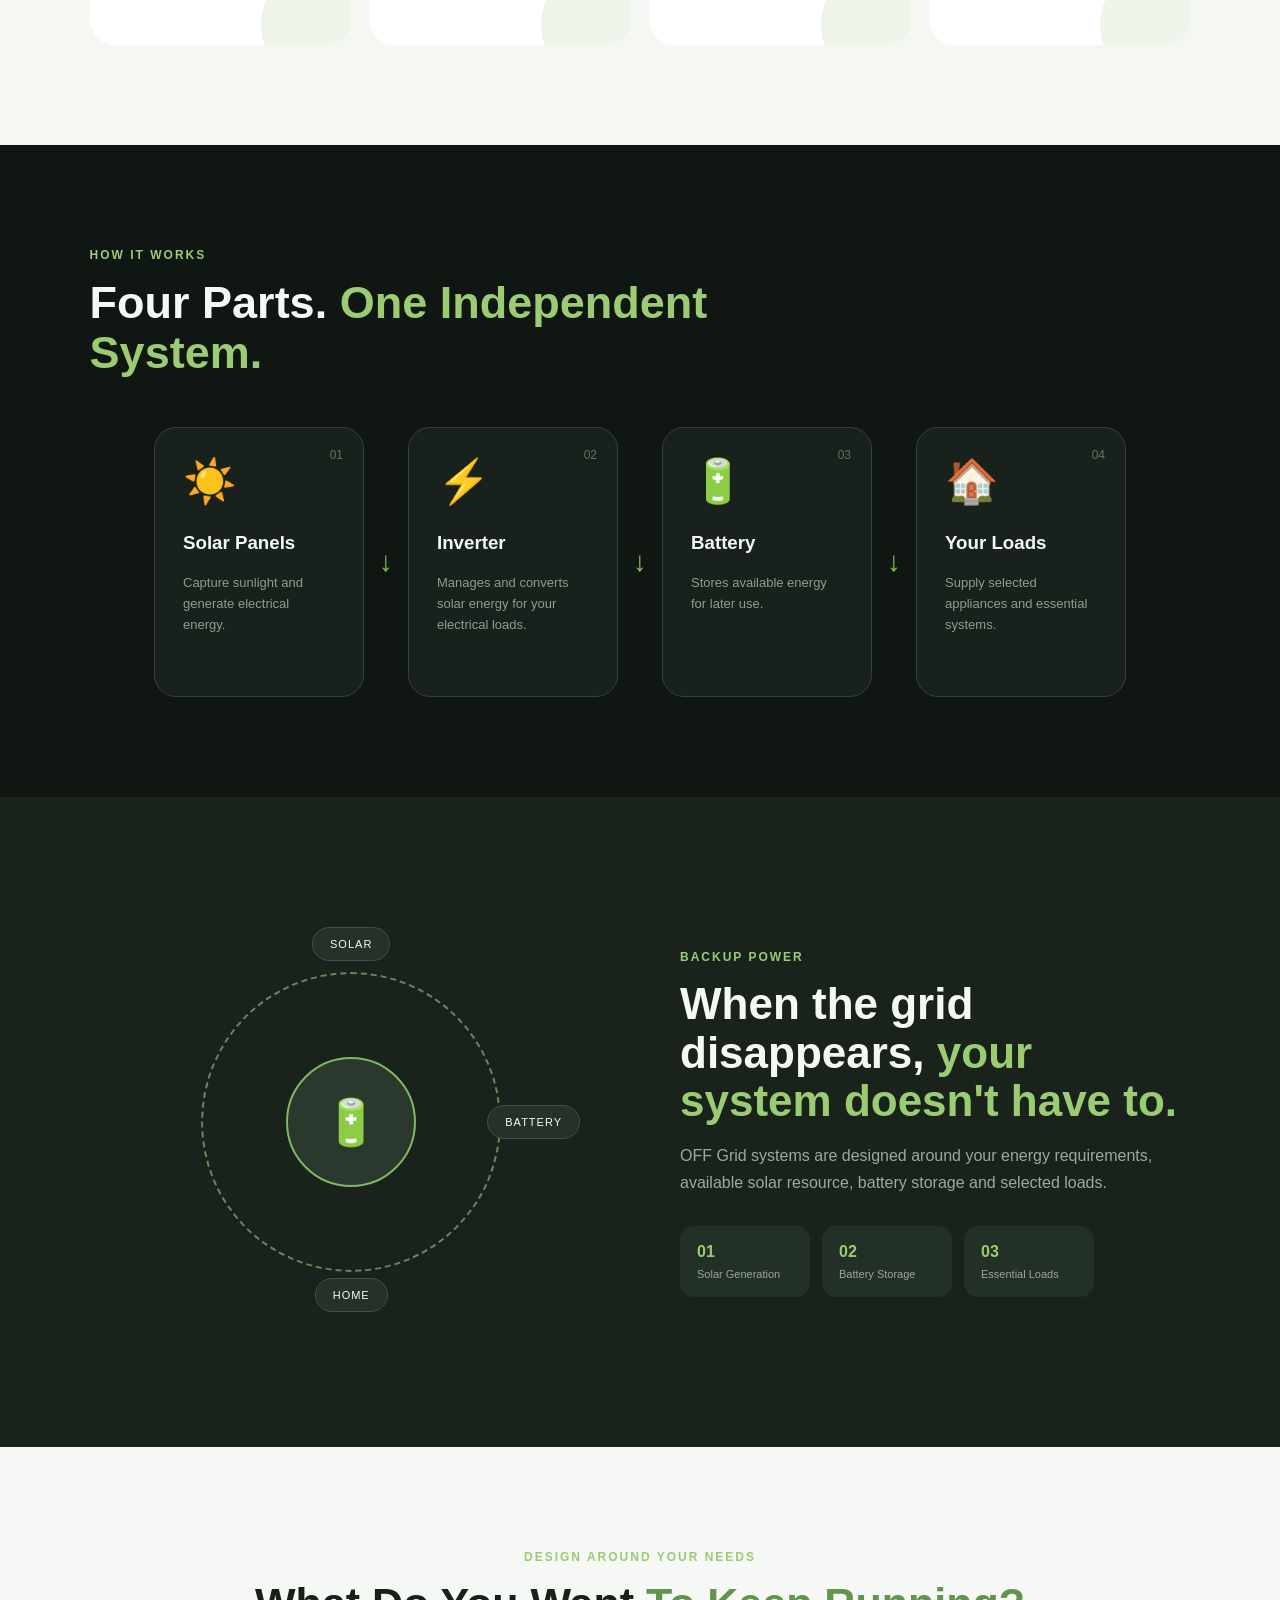
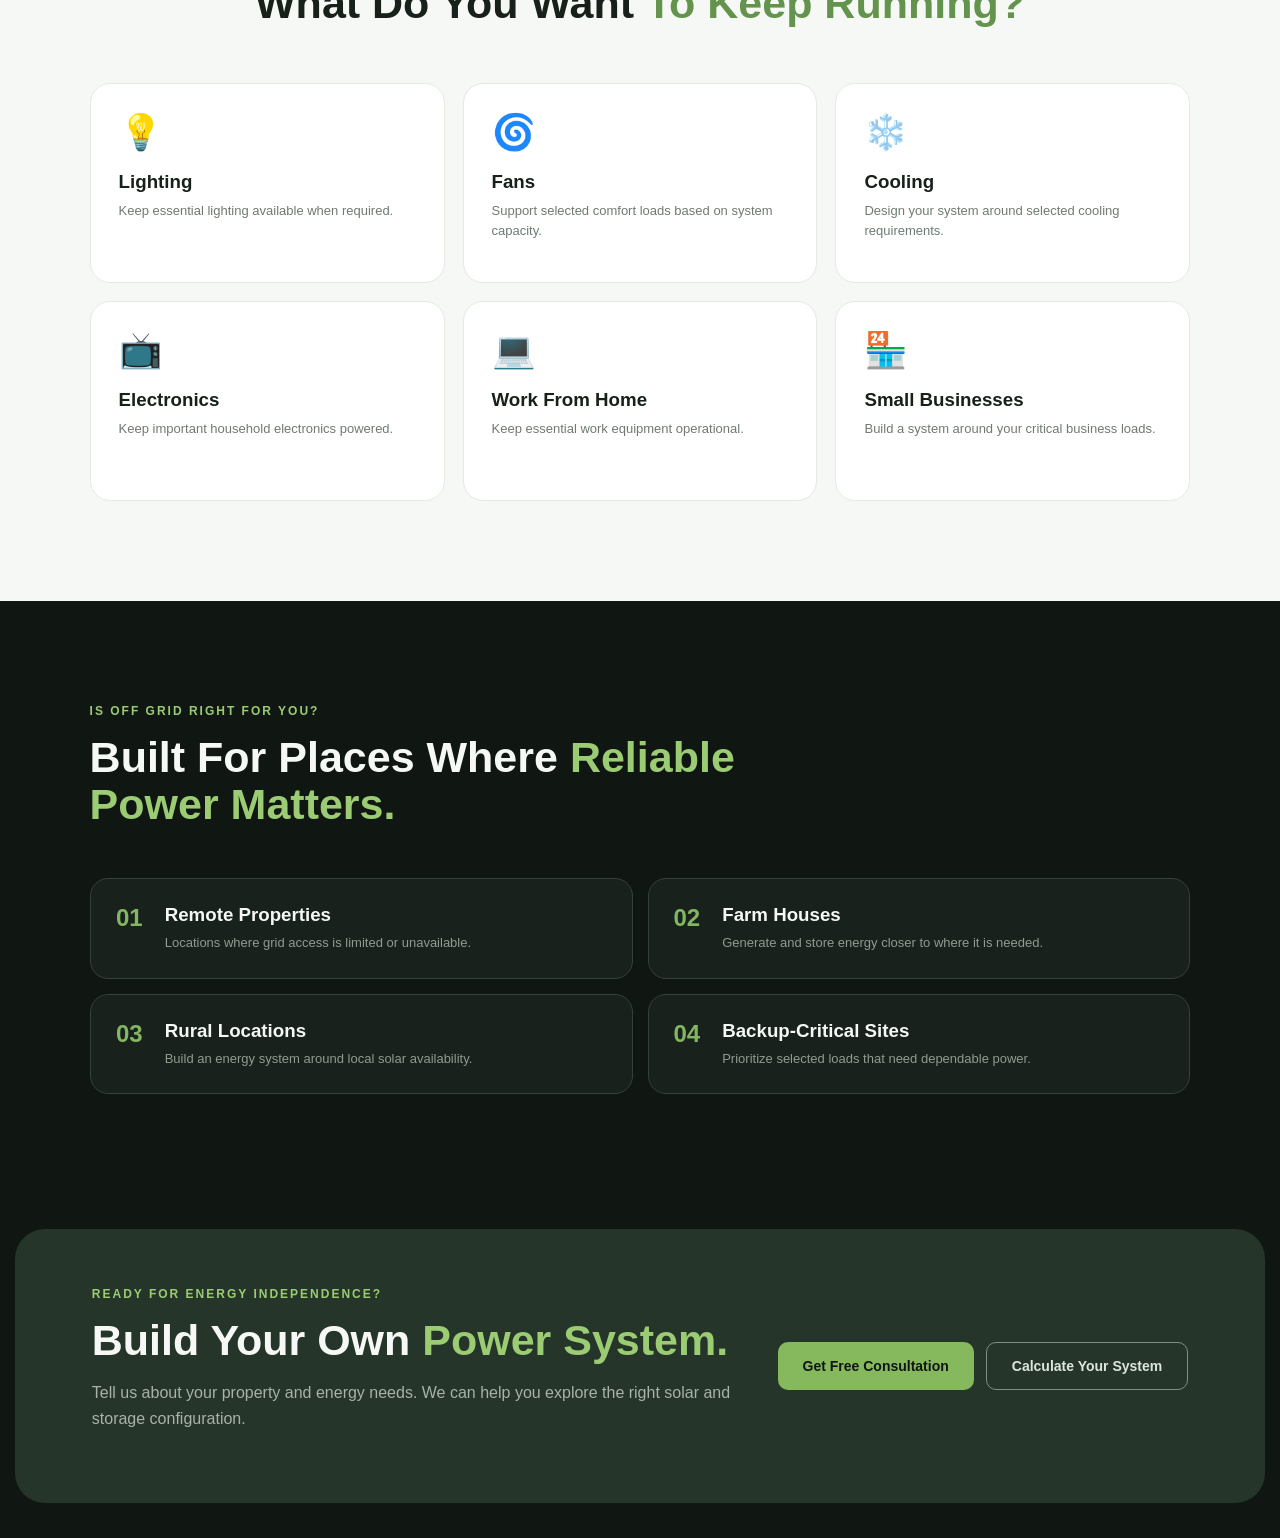
<file: offgrid.html>
<!DOCTYPE html>
<html lang="en">
<head>
    <meta charset="UTF-8">
    <meta name="viewport" content="width=device-width, initial-scale=1.0">
    <title>OFF Grid Solar</title>
    <link rel="stylesheet" href="offgrid.css">
</head>

<body>

    <!-- HERO -->
    <section class="off-hero">

        <div class="hero-text">

            <span class="hero-label">OFF GRID SOLAR</span>

            <h1>
                Your Power.
                <span>Your Rules.</span>
            </h1>

            <p>
                Generate solar energy, store it in batteries,
                and keep your essential systems running even
                when the grid isn't available.
            </p>

            <div class="hero-buttons">

                <button onclick="parent.openConsultation()">
                    Design My System
                </button>

                <button class="dark-btn"
                        onclick="parent.openCalculator()">
                    Calculate Solar
                </button>

            </div>

        </div>


        <!-- BATTERY VISUAL -->

        <div class="power-visual">

            <div class="moon">☾</div>

            <div class="solar-orb">
                ☀
            </div>

            <div class="power-path path-one"></div>

            <div class="battery-box">

                <div class="battery-top"></div>

                <div class="battery-body">

                    <div class="battery-level"></div>

                    <div class="battery-symbol">
                        ⚡
                    </div>

                </div>

                <strong>ENERGY STORAGE</strong>

                <small>BATTERY BANK</small>

            </div>

            <div class="power-path path-two"></div>

            <div class="home-power">

                <div class="home-icon">🏠</div>

                <strong>YOUR HOME</strong>

                <small>BACKUP POWER</small>

            </div>

        </div>

    </section>


    <!-- BIG MESSAGE -->

    <section class="independence">

        <div class="independence-number">
            24
            <span>HOURS</span>
        </div>

        <div class="independence-text">

            <span>ENERGY INDEPENDENCE</span>

            <h2>
                Store energy when
                the sun is shining.
                <strong>Use it when you need it.</strong>
            </h2>

            <p>
                An OFF Grid system combines solar generation
                with battery storage to provide power without
                depending entirely on the electrical grid.
            </p>

        </div>

    </section>


    <!-- DAY NIGHT -->

    <section class="day-night">

        <div class="section-title">

            <span>POWER THROUGH THE DAY</span>

            <h2>
                One System.
                <strong>Different Moments.</strong>
            </h2>

        </div>


        <div class="timeline">

            <div class="time-card morning">

                <div class="time-icon">🌅</div>

                <span>MORNING</span>

                <h3>Solar Starts</h3>

                <p>
                    Solar generation begins as sunlight
                    becomes available.
                </p>

            </div>


            <div class="time-card afternoon">

                <div class="time-icon">☀️</div>

                <span>DAY</span>

                <h3>Charge & Use</h3>

                <p>
                    Solar power runs your loads while
                    excess energy charges the battery.
                </p>

            </div>


            <div class="time-card evening">

                <div class="time-icon">🌆</div>

                <span>EVENING</span>

                <h3>Battery Takes Over</h3>

                <p>
                    Stored energy can power your essential
                    loads after sunlight decreases.
                </p>

            </div>


            <div class="time-card night">

                <div class="time-icon">🌙</div>

                <span>NIGHT</span>

                <h3>Stored Power</h3>

                <p>
                    Your battery supplies energy according
                    to your system design and load needs.
                </p>

            </div>

        </div>

    </section>


    <!-- SYSTEM FLOW -->

    <section class="system-section">

        <div class="system-intro">

            <span>HOW IT WORKS</span>

            <h2>
                Four Parts.
                <strong>One Independent System.</strong>
            </h2>

        </div>


        <div class="system-flow">

            <div class="system-card">

                <div class="system-icon solar-icon">
                    ☀️
                </div>

                <div class="system-number">01</div>

                <h3>Solar Panels</h3>

                <p>
                    Capture sunlight and generate
                    electrical energy.
                </p>

            </div>


            <div class="system-connector">
                ↓
            </div>


            <div class="system-card">

                <div class="system-icon inverter-icon">
                    ⚡
                </div>

                <div class="system-number">02</div>

                <h3>Inverter</h3>

                <p>
                    Manages and converts solar energy
                    for your electrical loads.
                </p>

            </div>


            <div class="system-connector">
                ↓
            </div>


            <div class="system-card battery-card">

                <div class="system-icon battery-icon">
                    🔋
                </div>

                <div class="system-number">03</div>

                <h3>Battery</h3>

                <p>
                    Stores available energy for later
                    use.
                </p>

            </div>


            <div class="system-connector">
                ↓
            </div>


            <div class="system-card">

                <div class="system-icon home-icon-large">
                    🏠
                </div>

                <div class="system-number">04</div>

                <h3>Your Loads</h3>

                <p>
                    Supply selected appliances and
                    essential systems.
                </p>

            </div>

        </div>

    </section>


    <!-- BACKUP SECTION -->

    <section class="backup-section">

        <div class="backup-visual">

            <div class="backup-ring">

                <div class="ring-center">
                    🔋
                </div>

            </div>

            <div class="backup-label label-top">
                SOLAR
            </div>

            <div class="backup-label label-right">
                BATTERY
            </div>

            <div class="backup-label label-bottom">
                HOME
            </div>

        </div>


        <div class="backup-content">

            <span>BACKUP POWER</span>

            <h2>
                When the grid
                disappears,
                <strong>your system doesn't have to.</strong>
            </h2>

            <p>
                OFF Grid systems are designed around your
                energy requirements, available solar resource,
                battery storage and selected loads.
            </p>


            <div class="backup-points">

                <div>
                    <strong>01</strong>
                    <span>Solar Generation</span>
                </div>

                <div>
                    <strong>02</strong>
                    <span>Battery Storage</span>
                </div>

                <div>
                    <strong>03</strong>
                    <span>Essential Loads</span>
                </div>

            </div>

        </div>

    </section>


    <!-- WHAT CAN IT POWER -->

    <section class="loads-section">

        <div class="section-title center">

            <span>DESIGN AROUND YOUR NEEDS</span>

            <h2>
                What Do You Want
                <strong>To Keep Running?</strong>
            </h2>

        </div>


        <div class="loads-grid">

            <div class="load-card">

                <div class="load-icon">💡</div>

                <h3>Lighting</h3>

                <p>
                    Keep essential lighting available
                    when required.
                </p>

            </div>


            <div class="load-card">

                <div class="load-icon">🌀</div>

                <h3>Fans</h3>

                <p>
                    Support selected comfort loads
                    based on system capacity.
                </p>

            </div>


            <div class="load-card">

                <div class="load-icon">❄️</div>

                <h3>Cooling</h3>

                <p>
                    Design your system around selected
                    cooling requirements.
                </p>

            </div>


            <div class="load-card">

                <div class="load-icon">📺</div>

                <h3>Electronics</h3>

                <p>
                    Keep important household electronics
                    powered.
                </p>

            </div>


            <div class="load-card">

                <div class="load-icon">💻</div>

                <h3>Work From Home</h3>

                <p>
                    Keep essential work equipment
                    operational.
                </p>

            </div>


            <div class="load-card">

                <div class="load-icon">🏪</div>

                <h3>Small Businesses</h3>

                <p>
                    Build a system around your
                    critical business loads.
                </p>

            </div>

        </div>

    </section>


    <!-- BEST FOR -->

    <section class="best-section">

        <div class="best-heading">

            <span>IS OFF GRID RIGHT FOR YOU?</span>

            <h2>
                Built For Places Where
                <strong>Reliable Power Matters.</strong>
            </h2>

        </div>


        <div class="best-list">

            <div class="best-item">
                <span>01</span>
                <div>
                    <h3>Remote Properties</h3>
                    <p>Locations where grid access is limited or unavailable.</p>
                </div>
            </div>

            <div class="best-item">
                <span>02</span>
                <div>
                    <h3>Farm Houses</h3>
                    <p>Generate and store energy closer to where it is needed.</p>
                </div>
            </div>

            <div class="best-item">
                <span>03</span>
                <div>
                    <h3>Rural Locations</h3>
                    <p>Build an energy system around local solar availability.</p>
                </div>
            </div>

            <div class="best-item">
                <span>04</span>
                <div>
                    <h3>Backup-Critical Sites</h3>
                    <p>Prioritize selected loads that need dependable power.</p>
                </div>
            </div>

        </div>

    </section>


    <!-- FINAL CTA -->

    <section class="final-cta">

        <div>

            <span>READY FOR ENERGY INDEPENDENCE?</span>

            <h2>
                Build Your Own
                <strong>Power System.</strong>
            </h2>

            <p>
                Tell us about your property and energy needs.
                We can help you explore the right solar and
                storage configuration.
            </p>

        </div>


        <div class="cta-buttons">

            <button onclick="parent.openConsultation()">
                Get Free Consultation
            </button>

            <button onclick="parent.openCalculator()"
                    class="outline">
                Calculate Your System
            </button>

        </div>

    </section>

</body>
</html>
</file>
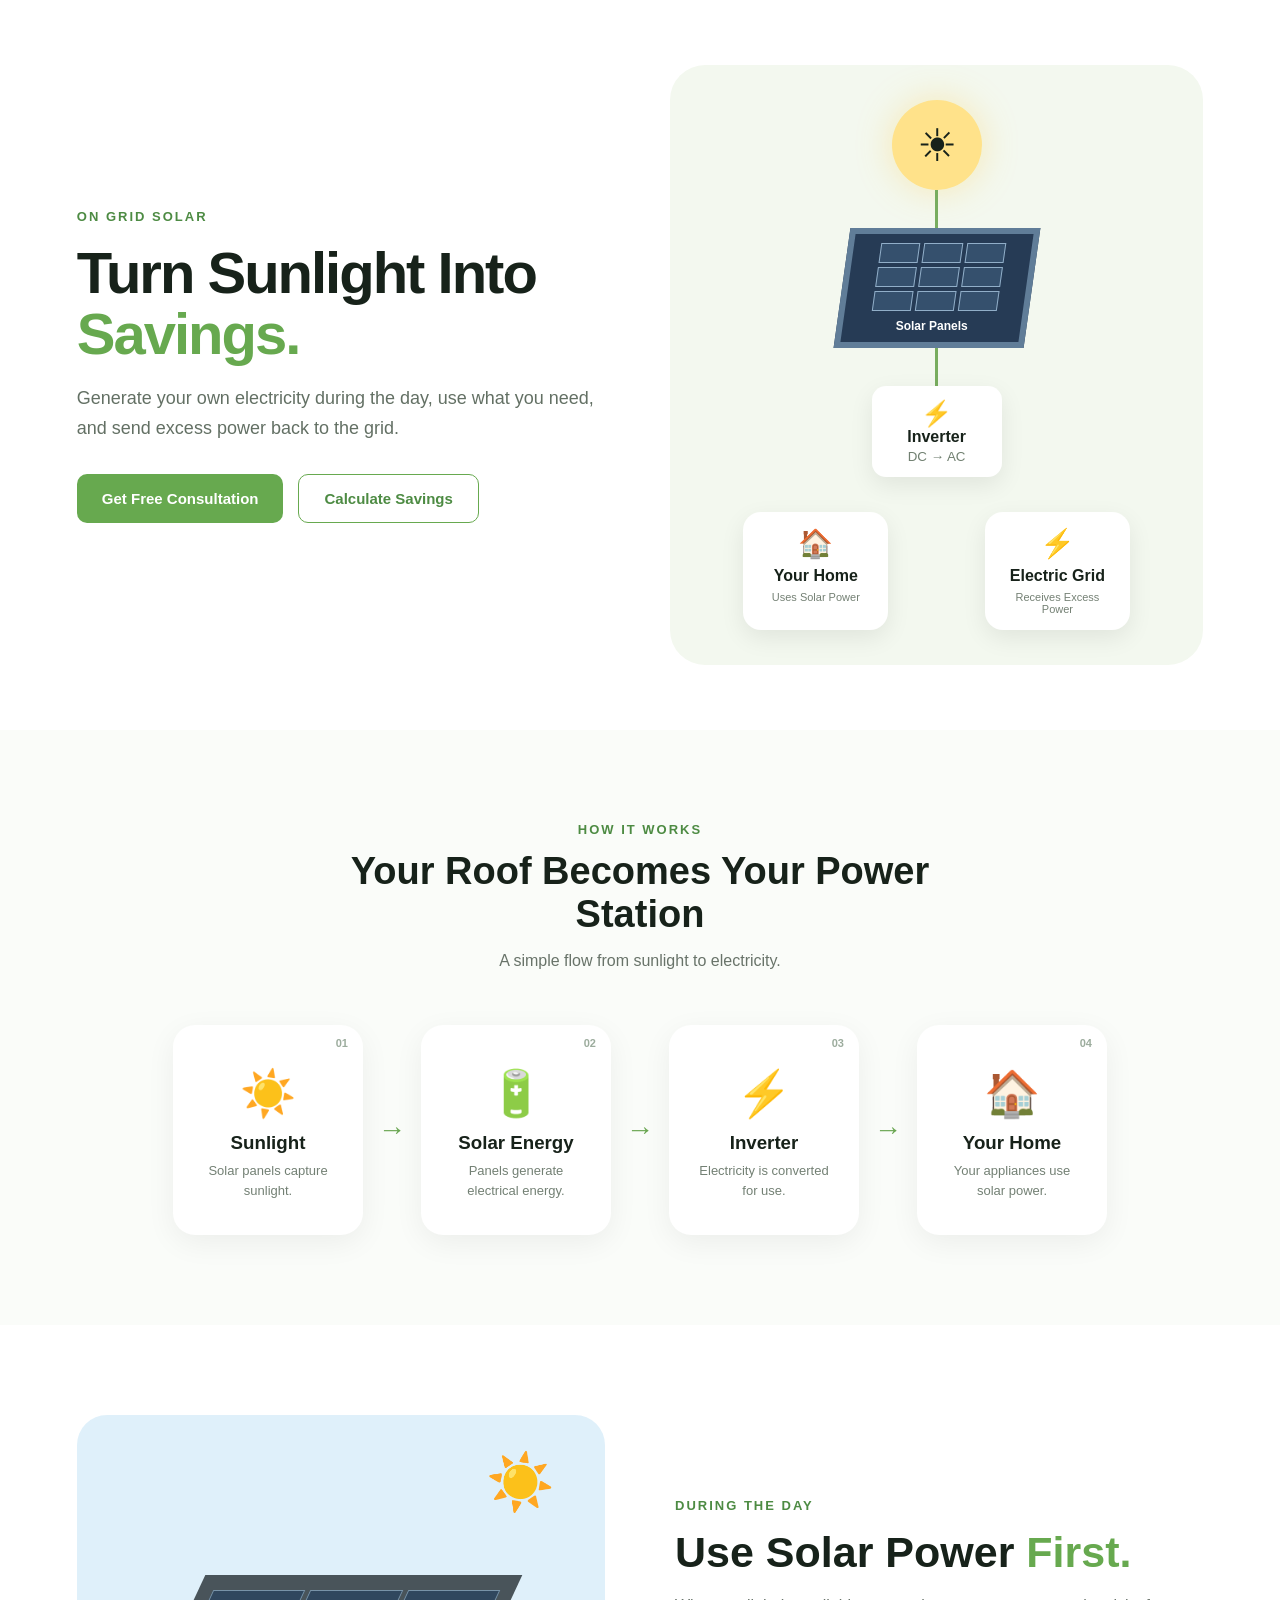
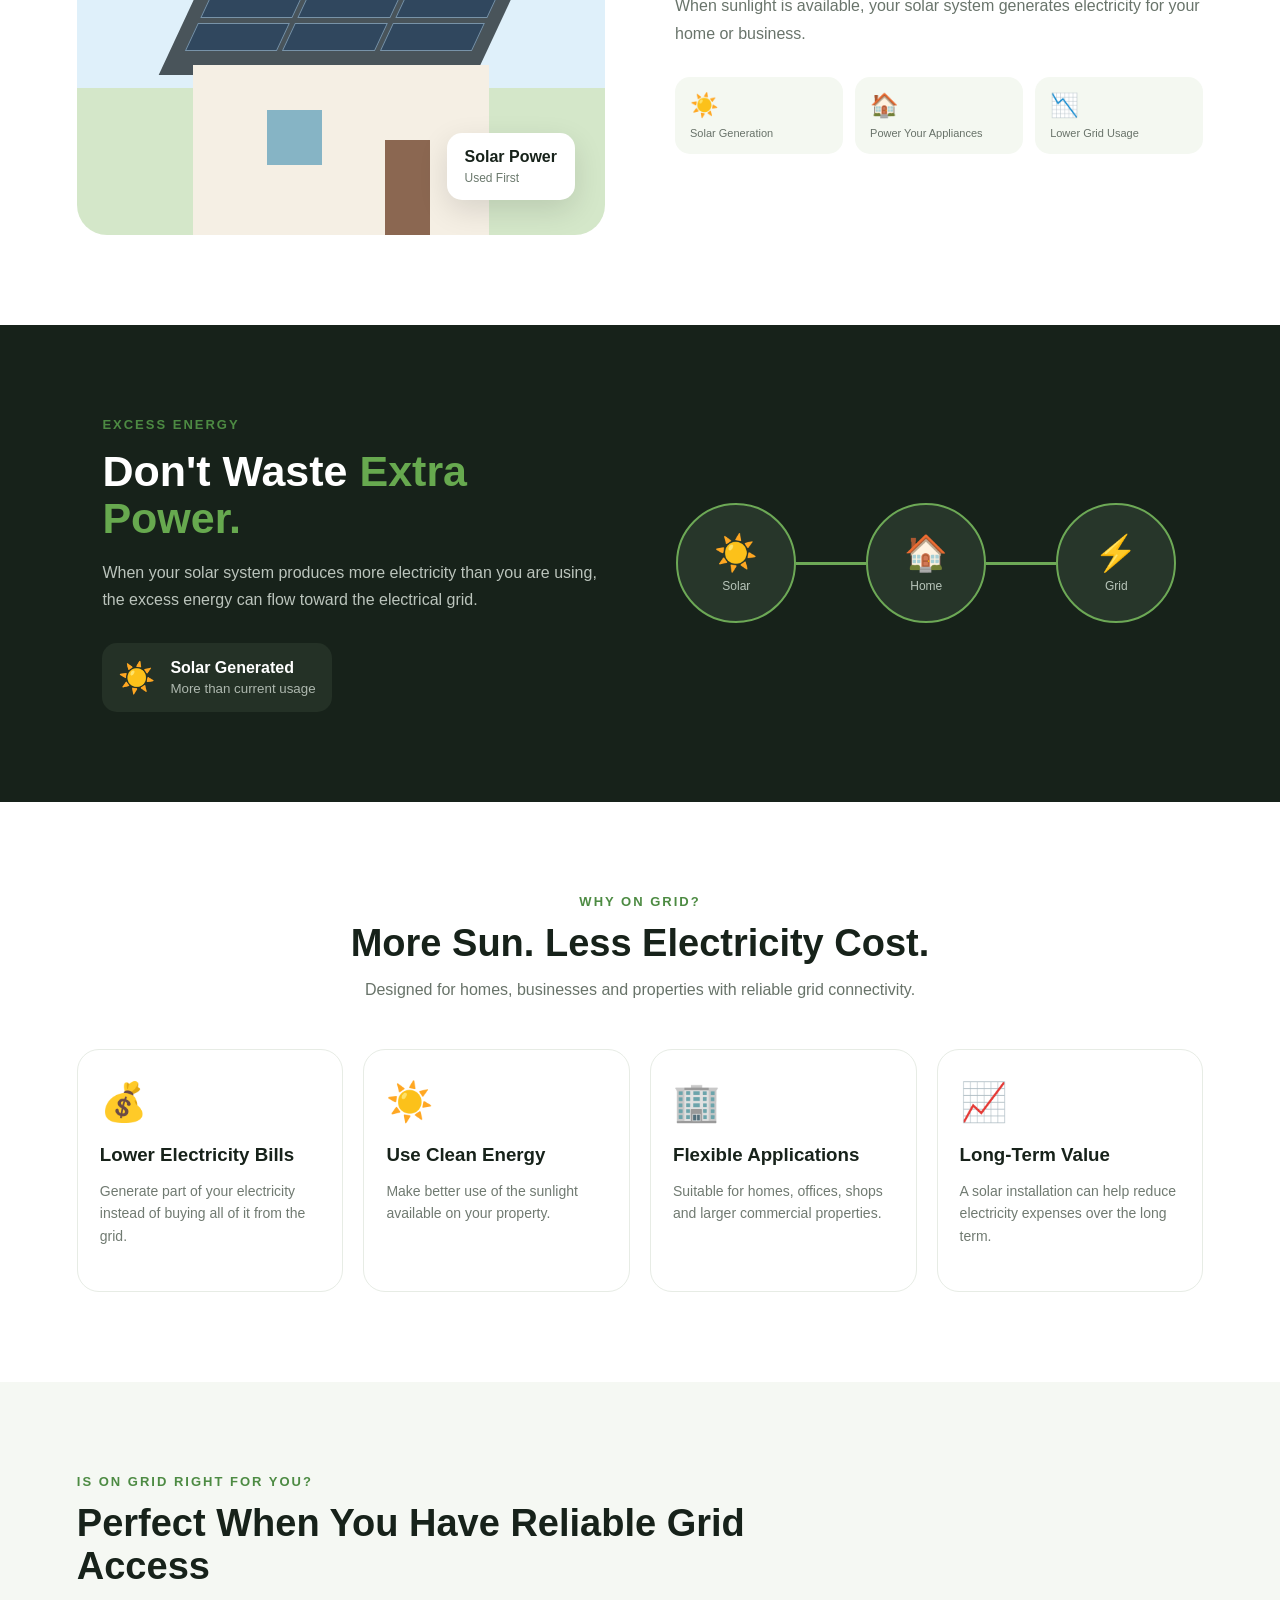
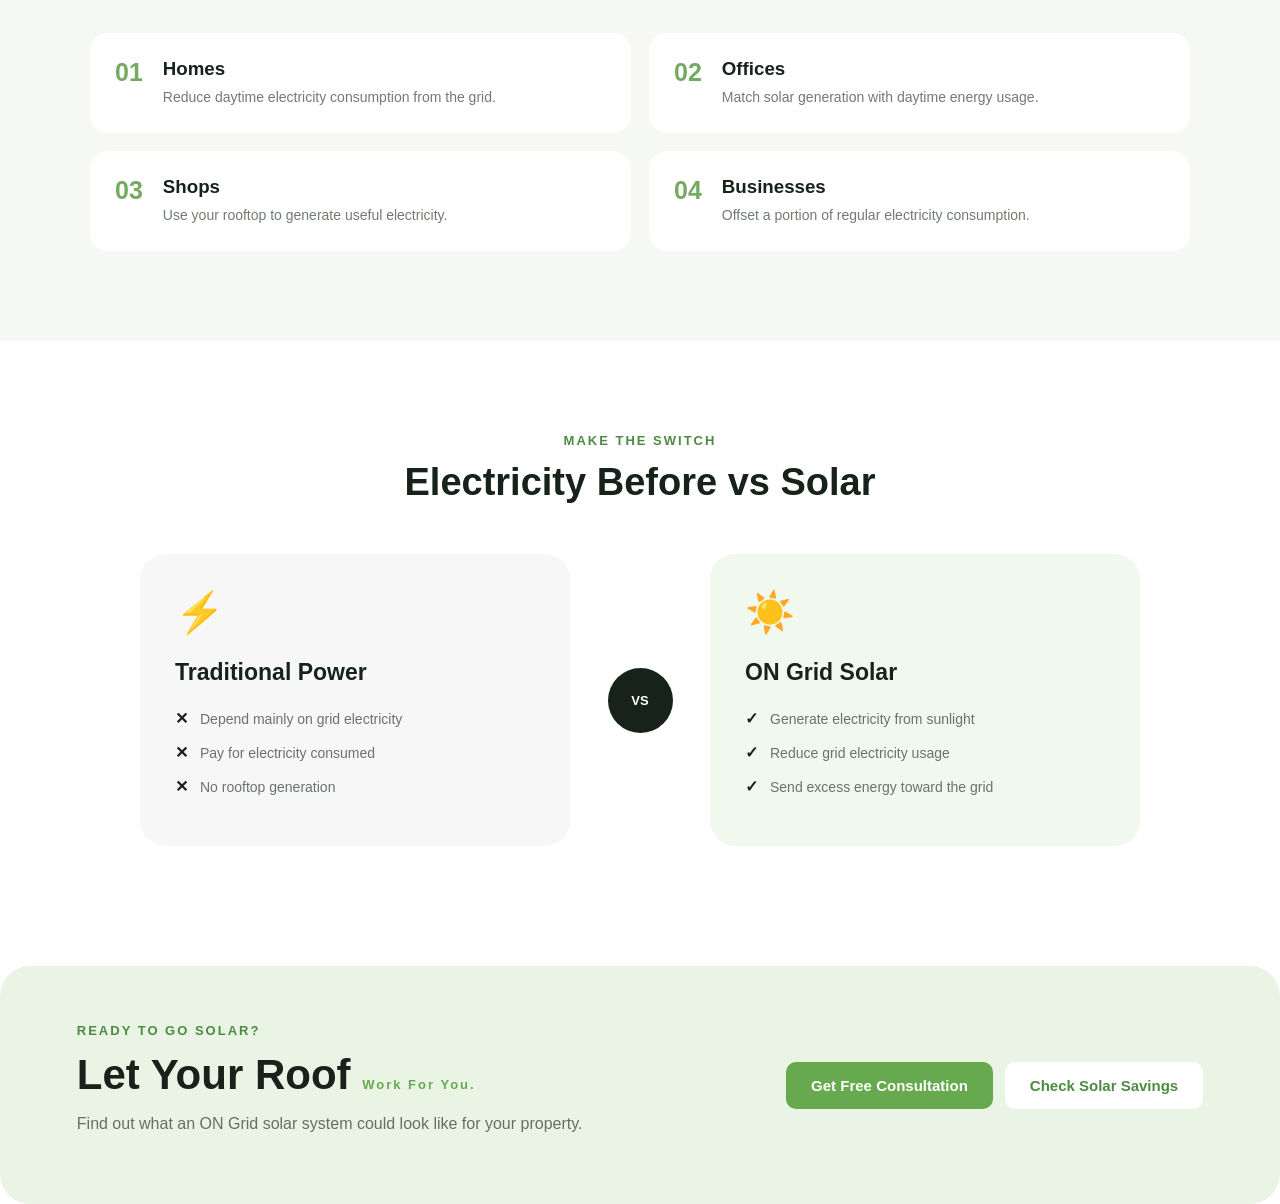
<file: ongrid.html>
<!DOCTYPE html>
<html lang="en">
<head>
    <meta charset="UTF-8">
    <meta name="viewport" content="width=device-width, initial-scale=1.0">
    <title>ON Grid Solar</title>
    <link rel="stylesheet" href="ongrid.css">
</head>

<body>

    <!-- HERO -->
    <section class="grid-hero">

        <div class="hero-content">
            <span class="hero-tag">ON GRID SOLAR</span>

            <h1>
                Turn Sunlight Into
                <span>Savings.</span>
            </h1>

            <p>
                Generate your own electricity during the day,
                use what you need, and send excess power back
                to the grid.
            </p>

            <div class="hero-buttons">
                <button onclick="parent.openConsultation()">
                    Get Free Consultation
                </button>

                <button class="outline-btn"
                        onclick="parent.openCalculator()">
                    Calculate Savings
                </button>
            </div>
        </div>


        <!-- VISUAL ENERGY SYSTEM -->
        <div class="energy-visual">

            <div class="sun">
                ☀
            </div>

            <div class="energy-line line-one"></div>

            <div class="solar-panel">
                <div class="panel-grid">
                    <span></span><span></span><span></span>
                    <span></span><span></span><span></span>
                    <span></span><span></span><span></span>
                </div>
                <strong>Solar Panels</strong>
            </div>

            <div class="energy-line line-two"></div>

            <div class="inverter">
                <div class="inverter-icon">⚡</div>
                <strong>Inverter</strong>
                <small>DC → AC</small>
            </div>

            <div class="energy-branches">

                <div class="energy-card home-card">
                    <div class="card-icon">🏠</div>
                    <strong>Your Home</strong>
                    <small>Uses Solar Power</small>
                </div>

                <div class="energy-card grid-card">
                    <div class="card-icon">⚡</div>
                    <strong>Electric Grid</strong>
                    <small>Receives Excess Power</small>
                </div>

            </div>

        </div>

    </section>


    <!-- HOW IT WORKS -->
    <section class="how-section">

        <div class="section-heading">
            <span>HOW IT WORKS</span>
            <h2>Your Roof Becomes Your Power Station</h2>
            <p>
                A simple flow from sunlight to electricity.
            </p>
        </div>


        <div class="flow-container">

            <div class="flow-step">
                <div class="step-number">01</div>
                <div class="big-icon">☀️</div>
                <h3>Sunlight</h3>
                <p>Solar panels capture sunlight.</p>
            </div>

            <div class="flow-arrow">→</div>

            <div class="flow-step">
                <div class="step-number">02</div>
                <div class="big-icon">🔋</div>
                <h3>Solar Energy</h3>
                <p>Panels generate electrical energy.</p>
            </div>

            <div class="flow-arrow">→</div>

            <div class="flow-step">
                <div class="step-number">03</div>
                <div class="big-icon">⚡</div>
                <h3>Inverter</h3>
                <p>Electricity is converted for use.</p>
            </div>

            <div class="flow-arrow">→</div>

            <div class="flow-step">
                <div class="step-number">04</div>
                <div class="big-icon">🏠</div>
                <h3>Your Home</h3>
                <p>Your appliances use solar power.</p>
            </div>

        </div>

    </section>


    <!-- DAYTIME VISUAL -->
    <section class="day-section">

        <div class="day-visual">

            <div class="sky-sun">☀️</div>

            <div class="roof">
                <div class="roof-panels">
                    <span></span>
                    <span></span>
                    <span></span>
                    <span></span>
                    <span></span>
                    <span></span>
                </div>
            </div>

            <div class="house">
                <div class="house-window"></div>
                <div class="house-door"></div>
            </div>

            <div class="power-bubble">
                <strong>Solar Power</strong>
                <span>Used First</span>
            </div>

        </div>


        <div class="day-content">

            <span class="section-tag">DURING THE DAY</span>

            <h2>
                Use Solar Power
                <span>First.</span>
            </h2>

            <p>
                When sunlight is available, your solar system
                generates electricity for your home or business.
            </p>

            <div class="mini-stats">

                <div>
                    <strong>☀️</strong>
                    <span>Solar Generation</span>
                </div>

                <div>
                    <strong>🏠</strong>
                    <span>Power Your Appliances</span>
                </div>

                <div>
                    <strong>📉</strong>
                    <span>Lower Grid Usage</span>
                </div>

            </div>

        </div>

    </section>


    <!-- EXCESS POWER -->
    <section class="excess-section">

        <div class="excess-content">

            <span class="section-tag">EXCESS ENERGY</span>

            <h2>
                Don't Waste
                <span>Extra Power.</span>
            </h2>

            <p>
                When your solar system produces more electricity
                than you are using, the excess energy can flow
                toward the electrical grid.
            </p>

            <div class="energy-badge">
                <span>☀️</span>
                <div>
                    <strong>Solar Generated</strong>
                    <small>More than current usage</small>
                </div>
            </div>

        </div>


        <div class="grid-flow">

            <div class="flow-circle solar-circle">
                ☀️
                <small>Solar</small>
            </div>

            <div class="flow-line"></div>

            <div class="flow-circle home-circle">
                🏠
                <small>Home</small>
            </div>

            <div class="flow-line"></div>

            <div class="flow-circle grid-circle">
                ⚡
                <small>Grid</small>
            </div>

        </div>

    </section>


    <!-- BENEFITS -->
    <section class="benefits-section">

        <div class="section-heading">
            <span>WHY ON GRID?</span>
            <h2>More Sun. Less Electricity Cost.</h2>
            <p>
                Designed for homes, businesses and properties
                with reliable grid connectivity.
            </p>
        </div>


        <div class="benefit-grid">

            <div class="benefit-card">
                <div class="benefit-icon">💰</div>
                <h3>Lower Electricity Bills</h3>
                <p>
                    Generate part of your electricity instead
                    of buying all of it from the grid.
                </p>
            </div>

            <div class="benefit-card">
                <div class="benefit-icon">☀️</div>
                <h3>Use Clean Energy</h3>
                <p>
                    Make better use of the sunlight available
                    on your property.
                </p>
            </div>

            <div class="benefit-card">
                <div class="benefit-icon">🏢</div>
                <h3>Flexible Applications</h3>
                <p>
                    Suitable for homes, offices, shops and
                    larger commercial properties.
                </p>
            </div>

            <div class="benefit-card">
                <div class="benefit-icon">📈</div>
                <h3>Long-Term Value</h3>
                <p>
                    A solar installation can help reduce
                    electricity expenses over the long term.
                </p>
            </div>

        </div>

    </section>


    <!-- BEST FOR -->
    <section class="best-section">

        <div class="best-title">
            <span>IS ON GRID RIGHT FOR YOU?</span>
            <h2>Perfect When You Have Reliable Grid Access</h2>
        </div>


        <div class="best-grid">

            <div class="best-card">
                <div class="best-number">01</div>
                <div>
                    <h3>Homes</h3>
                    <p>Reduce daytime electricity consumption from the grid.</p>
                </div>
            </div>

            <div class="best-card">
                <div class="best-number">02</div>
                <div>
                    <h3>Offices</h3>
                    <p>Match solar generation with daytime energy usage.</p>
                </div>
            </div>

            <div class="best-card">
                <div class="best-number">03</div>
                <div>
                    <h3>Shops</h3>
                    <p>Use your rooftop to generate useful electricity.</p>
                </div>
            </div>

            <div class="best-card">
                <div class="best-number">04</div>
                <div>
                    <h3>Businesses</h3>
                    <p>Offset a portion of regular electricity consumption.</p>
                </div>
            </div>

        </div>

    </section>


    <!-- SIMPLE COMPARISON -->
    <section class="comparison-section">

        <div class="section-heading">
            <span>MAKE THE SWITCH</span>
            <h2>Electricity Before vs Solar</h2>
        </div>


        <div class="comparison-box">

            <div class="compare-side">

                <div class="compare-icon">⚡</div>

                <h3>Traditional Power</h3>

                <div class="compare-item">
                    <span>✕</span>
                    <p>Depend mainly on grid electricity</p>
                </div>

                <div class="compare-item">
                    <span>✕</span>
                    <p>Pay for electricity consumed</p>
                </div>

                <div class="compare-item">
                    <span>✕</span>
                    <p>No rooftop generation</p>
                </div>

            </div>


            <div class="vs">
                VS
            </div>


            <div class="compare-side solar-side">

                <div class="compare-icon">☀️</div>

                <h3>ON Grid Solar</h3>

                <div class="compare-item">
                    <span>✓</span>
                    <p>Generate electricity from sunlight</p>
                </div>

                <div class="compare-item">
                    <span>✓</span>
                    <p>Reduce grid electricity usage</p>
                </div>

                <div class="compare-item">
                    <span>✓</span>
                    <p>Send excess energy toward the grid</p>
                </div>

            </div>

        </div>

    </section>


    <!-- CTA -->
    <section class="final-cta">

        <div>
            <span>READY TO GO SOLAR?</span>

            <h2>
                Let Your Roof
                <span>Work For You.</span>
            </h2>

            <p>
                Find out what an ON Grid solar system could look
                like for your property.
            </p>
        </div>

        <div class="cta-buttons">

            <button onclick="parent.openConsultation()">
                Get Free Consultation
            </button>

            <button class="cta-outline"
                    onclick="parent.openCalculator()">
                Check Solar Savings
            </button>

        </div>

    </section>


</body>
</html>
</file>
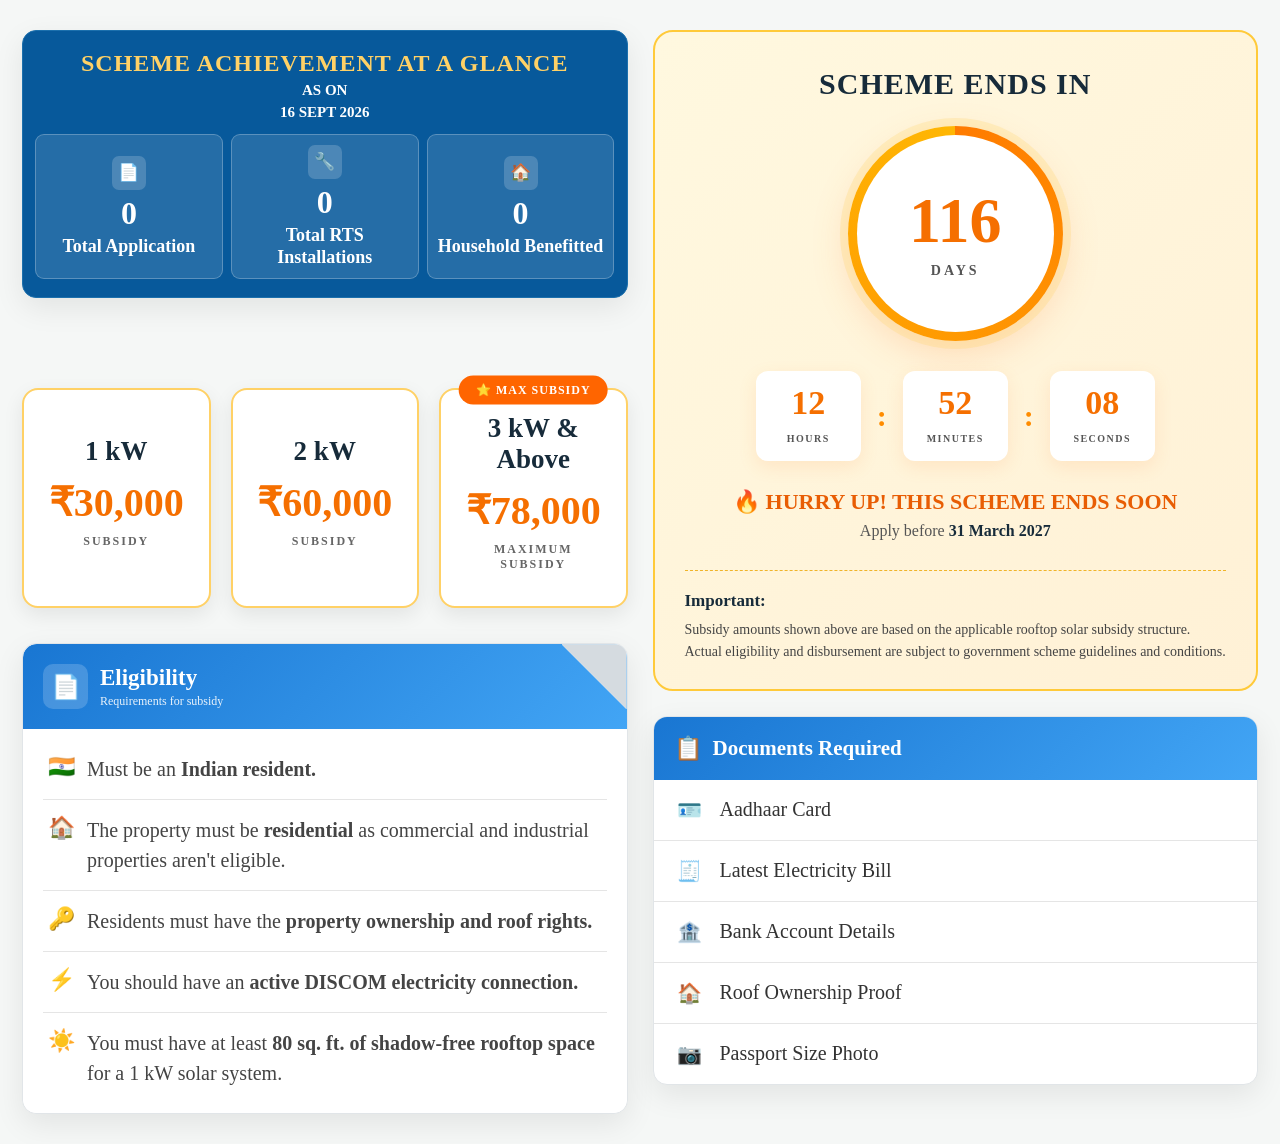
<file: subsidy.html>
<!DOCTYPE html>
<html lang="en">

<head>

    <meta charset="UTF-8">

    <meta
        name="viewport"
        content="width=device-width, initial-scale=1.0"
    >

    <title>Solar Subsidy</title>

    <link
        rel="stylesheet"
        href="subsidy.css"
    >

</head>


<body>

<div class="subsidy-container">


    <!-- =====================================================
         LEFT COLUMN
         ACHIEVEMENT + SUBSIDY + ELIGIBILITY
         ===================================================== -->

    <div class="left-column">


        <!-- =================================================
             SCHEME ACHIEVEMENT
             ================================================= -->

        <div class="achievement-section">

            <div class="achievement-title">

                <h2>
                    SCHEME ACHIEVEMENT AT A GLANCE
                </h2>

            </div>


            <div class="achievement-date">

                <h2>
                    AS ON
                </h2>

                <span>

                    <h2>
                        16 SEPT 2026
                    </h2>

                </span>

            </div>


            <div class="achievement-cards">


                <!-- APPLICATION -->

                <div class="achievement-card">

                    <div class="achievement-icon">
                        📄
                    </div>

                    <strong
                        class="counter"
                        data-target="83,09,690"
                    >
                        0
                    </strong>

                    <span>
                        Total Application
                    </span>

                </div>



                <!-- INSTALLATIONS -->

                <div class="achievement-card">

                    <div class="achievement-icon">
                        🔧
                    </div>

                    <strong
                        class="counter"
                        data-target="48,22,442"
                    >
                        0
                    </strong>

                    <span>
                        Total RTS Installations
                    </span>

                </div>



                <!-- HOUSEHOLDS -->

                <div class="achievement-card">

                    <div class="achievement-icon">
                        🏠
                    </div>

                    <strong
                        class="counter"
                        data-target="57,40,082"
                    >
                        0
                    </strong>

                    <span>
                        Household Benefitted
                    </span>

                </div>


            </div>

        </div>



        <!-- =================================================
             SUBSIDY + ELIGIBILITY
             ================================================= -->

        <div class="subsidy-left">


            <!-- =========================
                 SUBSIDY CARDS
                 ========================= -->

            <div class="subsidy-cards">


                <!-- 1 KW -->

                <div class="subsidy-card">

                    <h2>
                        1 kW
                    </h2>

                    <p class="amount">
                        ₹30,000
                    </p>

                    <p>
                        SUBSIDY
                    </p>

                </div>



                <!-- 2 KW -->

                <div class="subsidy-card">

                    <h2>
                        2 kW
                    </h2>

                    <p class="amount">
                        ₹60,000
                    </p>

                    <p>
                        SUBSIDY
                    </p>

                </div>



                <!-- 3 KW -->

                <div class="subsidy-card maximum-card">

                    <div class="maximum-badge">
                        ⭐ MAX SUBSIDY
                    </div>

                    <h2>
                        3 kW & Above
                    </h2>

                    <p class="amount">
                        ₹78,000
                    </p>

                    <p>
                        MAXIMUM SUBSIDY
                    </p>

                </div>


            </div>



            <!-- =================================================
                 ELIGIBILITY
                 ================================================= -->

            <div class="eligibility-panel">

                <div class="paper-fold"></div>


                <div class="document-card">


                    <!-- BLUE DOCUMENT HEADER -->

                    <div class="document-header">

                        <div class="document-icon">
                            📄
                        </div>

                        <div>

                            <h2>
                                Eligibility
                            </h2>

                            <p>
                                Requirements for subsidy
                            </p>

                        </div>

                    </div>



                    <!-- ELIGIBILITY CONTENT -->

                    <div class="eligibility-content">


                        <!-- 1 -->

                        <div class="eligibility-item">

                            <span>
                                🇮🇳
                            </span>

                            <p>

                                Must be an

                                <strong>
                                    Indian resident.
                                </strong>

                            </p>

                        </div>



                        <!-- 2 -->

                        <div class="eligibility-item">

                            <span>
                                🏠
                            </span>

                            <p>

                                The property must be

                                <strong>
                                    residential
                                </strong>

                                as commercial and industrial
                                properties aren't eligible.

                            </p>

                        </div>



                        <!-- 3 -->

                        <div class="eligibility-item">

                            <span>
                                🔑
                            </span>

                            <p>

                                Residents must have the

                                <strong>
                                    property ownership and roof rights.
                                </strong>

                            </p>

                        </div>



                        <!-- 4 -->

                        <div class="eligibility-item">

                            <span>
                                ⚡
                            </span>

                            <p>

                                You should have an

                                <strong>
                                    active DISCOM electricity connection.
                                </strong>

                            </p>

                        </div>



                        <!-- 5 -->

                        <div class="eligibility-item">

                            <span>
                                ☀️
                            </span>

                            <p>

                                You must have at least

                                <strong>
                                    80 sq. ft. of shadow-free rooftop space
                                </strong>

                                for a 1 kW solar system.

                            </p>

                        </div>


                    </div>

                </div>

            </div>


        </div>

    </div>



    <!-- =====================================================
         RIGHT COLUMN
         COUNTDOWN + DOCUMENTS
         ===================================================== -->

    <div class="right-column">


        <!-- =========================
             COUNTDOWN
             ========================= -->

        <div class="countdown-section">


            <div class="countdown-title">
                SCHEME ENDS IN
            </div>



            <!-- LARGE LIVE DAYS RING -->

            <div
                class="sun-ring"
                id="sunRing"
            >

                <div class="sun-center">

                    <span id="days">
                        00
                    </span>

                    <small>
                        DAYS
                    </small>

                </div>

            </div>



            <!-- HOURS / MINUTES / SECONDS -->

            <div class="small-countdown">


                <div class="small-time">

                    <span id="hours">
                        00
                    </span>

                    <small>
                        HOURS
                    </small>

                </div>


                <div class="colon">
                    :
                </div>


                <div class="small-time">

                    <span id="minutes">
                        00
                    </span>

                    <small>
                        MINUTES
                    </small>

                </div>


                <div class="colon">
                    :
                </div>


                <div class="small-time">

                    <span id="seconds">
                        00
                    </span>

                    <small>
                        SECONDS
                    </small>

                </div>


            </div>



            <!-- HURRY UP -->

            <div class="urgency">

                <strong>
                    🔥 HURRY UP! THIS SCHEME ENDS SOON
                </strong>

                <p>

                    Apply before

                    <b>
                        31 March 2027
                    </b>

                </p>

            </div>



            <!-- IMPORTANT -->

            <div class="subsidy-note">

                <strong>
                    Important:
                </strong>

                <p>

                    Subsidy amounts shown above are based on the applicable
                    rooftop solar subsidy structure. Actual eligibility and
                    disbursement are subject to government scheme guidelines
                    and conditions.

                </p>

            </div>


        </div>



        <!-- =================================================
             DOCUMENTS
             ================================================= -->

        <div class="documents-section">


            <div class="documents-title">

                <span>
                    📋
                </span>

                <h2>
                    Documents Required
                </h2>

            </div>



            <div class="document-list">


                <!-- Aadhaar -->

                <div class="document-item">

                    <span class="doc-icon">
                        🪪
                    </span>

                    <span>
                        Aadhaar Card
                    </span>

                </div>



                <!-- Electricity Bill -->

                <div class="document-item">

                    <span class="doc-icon">
                        🧾
                    </span>

                    <span>
                        Latest Electricity Bill
                    </span>

                </div>



                <!-- Bank -->

                <div class="document-item">

                    <span class="doc-icon">
                        🏦
                    </span>

                    <span>
                        Bank Account Details
                    </span>

                </div>



                <!-- Roof -->

                <div class="document-item">

                    <span class="doc-icon">
                        🏠
                    </span>

                    <span>
                        Roof Ownership Proof
                    </span>

                </div>



                <!-- Photo -->

                <div class="document-item">

                    <span class="doc-icon">
                        📷
                    </span>

                    <span>
                        Passport Size Photo
                    </span>

                </div>


            </div>


        </div>


    </div>


</div>



<!-- =====================================================
     JAVASCRIPT
     ===================================================== -->

<script>

/* =====================================================
   ACHIEVEMENT NUMBER ANIMATION
   Starts ONLY when parent page opens Subsidy
   ===================================================== */

function startAchievementAnimation() {

    const counters =
        document.querySelectorAll(".counter");


    counters.forEach(function(counter) {

        const target =
            Number(
                counter.getAttribute("data-target")
            );


        const duration =
            2000;


        const startTime =
            performance.now();


        counter.textContent =
            "0";


        function animateCounter(currentTime) {

            const elapsed =
                currentTime -
                startTime;


            const progress =
                Math.min(
                    elapsed / duration,
                    1
                );


            const easedProgress =
                1 -
                Math.pow(
                    1 - progress,
                    3
                );


            const currentValue =
                Math.floor(
                    target *
                    easedProgress
                );


            counter.textContent =
                currentValue.toLocaleString(
                    "en-IN"
                );


            if (progress < 1) {

                requestAnimationFrame(
                    animateCounter
                );

            }

            else {

                counter.textContent =
                    target.toLocaleString(
                        "en-IN"
                    );

            }

        }


        requestAnimationFrame(
            animateCounter
        );

    });

}


/* =====================================================
   MAKE FUNCTION AVAILABLE TO PARENT
   ===================================================== */

window.startAchievementAnimation =
    startAchievementAnimation;


/* =====================================================
   RECEIVE COMMAND FROM vemron.html
   ===================================================== */

window.addEventListener(
    "message",
    function(event) {

        if (
            event.data ===
            "START_SUBSIDY_COUNTER"
        ) {

            startAchievementAnimation();

        }

    }
);



/* =====================================================
   COUNTDOWN
   ===================================================== */

const deadline =
    new Date(
        "2027-03-31T23:59:59+05:30"
    ).getTime();


const schemeStart =
    new Date(
        "2026-04-01T00:00:00+05:30"
    ).getTime();


function updateCountdown() {

    const now =
        new Date().getTime();


    const distance =
        deadline -
        now;


    if (distance <= 0) {

        document.getElementById(
            "days"
        ).textContent = "00";


        document.getElementById(
            "hours"
        ).textContent = "00";


        document.getElementById(
            "minutes"
        ).textContent = "00";


        document.getElementById(
            "seconds"
        ).textContent = "00";


        document.documentElement.style.setProperty(
            "--progress",
            "0%"
        );


        return;

    }



    const days =
        Math.floor(
            distance /
            (1000 * 60 * 60 * 24)
        );



    const hours =
        Math.floor(
            (
                distance %
                (1000 * 60 * 60 * 24)
            ) /
            (1000 * 60 * 60)
        );



    const minutes =
        Math.floor(
            (
                distance %
                (1000 * 60 * 60)
            ) /
            (1000 * 60)
        );



    const seconds =
        Math.floor(
            (
                distance %
                (1000 * 60)
            ) /
            1000
        );



    document.getElementById(
        "days"
    ).textContent =
        String(days).padStart(
            2,
            "0"
        );



    document.getElementById(
        "hours"
    ).textContent =
        String(hours).padStart(
            2,
            "0"
        );



    document.getElementById(
        "minutes"
    ).textContent =
        String(minutes).padStart(
            2,
            "0"
        );



    document.getElementById(
        "seconds"
    ).textContent =
        String(seconds).padStart(
            2,
            "0"
        );



    const totalDuration =
        deadline -
        schemeStart;


    const remaining =
        deadline -
        now;


    const progress =
        Math.max(
            0,
            Math.min(
                100,
                (
                    remaining /
                    totalDuration
                ) * 100
            )
        );


    document.documentElement.style.setProperty(
        "--progress",
        progress + "%"
    );

}


updateCountdown();


setInterval(
    updateCountdown,
    1000
);

</script>


</body>

</html>
</file>
<file: agriculture.css>
* {
    box-sizing: border-box;
}

body {
    margin: 0;
    padding: 0;
    font-family: Arial, sans-serif;
    overflow-x: hidden;
    overflow-y: visible;
}

/* HERO */

.agriculture-hero {
    width: 100%;
    max-width: 1400px;
    margin: auto;
    padding: 55px 6%;
    display: grid;
    grid-template-columns: minmax(0, 1.05fr) minmax(0, 1fr);
    gap: 55px;
    align-items: center;
}

.agriculture-image img {
    width: 100%;
    max-width: 470px;
    height: 430px;
    object-fit: cover;
    border-radius: 25px;
    box-shadow: 0 15px 35px rgba(0,0,0,.15);
}

.agriculture-content .tag,
.farm-content .tag {
    display: inline-block;
    font-size: 13px;
    font-weight: bold;
    letter-spacing: 1px;
    margin-bottom: 15px;
}

.agriculture-content h1 {
    font-size: 48px;
    line-height: 1.1;
    margin: 0 0 20px;
}

.agriculture-content p {
    font-size: 18px;
    line-height: 1.7;
    color: #555;
    max-width: 600px;
}

.hero-buttons {
    display: flex;
    gap: 15px;
    margin-top: 30px;
}

button {
    border: none;
    padding: 14px 25px;
    border-radius: 8px;
    font-size: 15px;
    cursor: pointer;
    font-weight: bold;
}

.secondary-btn {
    background: #eee;
}


/* WHY AGRICULTURE */

.why-agriculture {
    padding: 70px 6%;
    text-align: center;
    background: #f8f9f7;
}

.why-agriculture h2,
.process-section h2 {
    font-size: 38px;
    margin-bottom: 12px;
}

.section-subtitle {
    color: #666;
    margin-bottom: 40px;
}

.benefits-grid {
    max-width: 1200px;
    margin: auto;
    display: grid;
    grid-template-columns: repeat(4, 1fr);
    gap: 22px;
}

.benefit-card {
    background: white;
    padding: 30px 22px;
    border-radius: 18px;
    box-shadow: 0 8px 25px rgba(0,0,0,.08);
}

.benefit-card h3 {
    margin-bottom: 12px;
}

.benefit-card p {
    color: #666;
    line-height: 1.6;
}


/* FARM SECTION */

.farm-section {
    max-width: 1300px;
    margin: auto;
    padding: 70px 6%;
    display: grid;
    grid-template-columns: minmax(0, 1fr) minmax(0, 1fr);
    gap: 50px;
    align-items: center;
}

.farm-image img {
    width: 100%;
    max-width: 500px;
    height: 400px;
    object-fit: cover;
    border-radius: 25px;
    box-shadow: 0 15px 35px rgba(0,0,0,.15);
}

.farm-content h2 {
    font-size: 38px;
    line-height: 1.2;
}

.farm-content p {
    color: #555;
    line-height: 1.7;
    font-size: 17px;
}

.highlight-box {
    padding: 20px;
    margin: 25px 0;
    border-radius: 15px;
    background: #f4f7f2;
    display: flex;
    flex-direction: column;
    gap: 8px;
}


/* PROCESS */

.process-section {
    padding: 70px 6%;
    background: #f8f9f7;
    text-align: center;
}

.process-grid {
    max-width: 1200px;
    margin: 40px auto 0;
    display: grid;
    grid-template-columns: repeat(4, 1fr);
    gap: 22px;
}

.process-card {
    background: white;
    padding: 30px 20px;
    border-radius: 18px;
}

.process-card span {
    font-size: 28px;
    font-weight: bold;
}

.process-card p {
    color: #666;
    line-height: 1.6;
}


/* FINAL CTA */

.final-cta {
    text-align: center;
    padding: 80px 6%;
}

.final-cta h2 {
    font-size: 38px;
}

.final-cta p {
    color: #666;
    margin-bottom: 25px;
}


/* RESPONSIVE */

@media (max-width: 1000px) {

    .agriculture-hero,
    .farm-section {
        grid-template-columns: 1fr;
    }

    .benefits-grid,
    .process-grid {
        grid-template-columns: repeat(2, 1fr);
    }

    .agriculture-image img,
    .farm-image img {
        max-width: 100%;
    }
}

@media (max-width: 600px) {

    .agriculture-content h1 {
        font-size: 36px;
    }

    .why-agriculture h2,
    .process-section h2,
    .farm-content h2,
    .final-cta h2 {
        font-size: 30px;
    }

    .benefits-grid,
    .process-grid {
        grid-template-columns: 1fr;
    }

    .hero-buttons {
        flex-direction: column;
    }
}
</file>
<file: calculator.css>
/* =========================================================
   VERMON GRID SOLUTIONS
   SOLAR SAVINGS CALCULATOR
   ========================================================= */


/* =========================================================
   RESET
   ========================================================= */

* {
    margin: 0;
    padding: 0;
    box-sizing: border-box;
}


/* =========================================================
   PAGE
   ========================================================= */

html {
    width: 100%;
    min-width: 0;
}

body {
    width: 100%;
    min-width: 0;
    min-height: 100vh;

    margin: 0;
    padding: 0;

    overflow-x: hidden;
    overflow-y: auto;

    font-family:
        "Segoe UI",
        Inter,
        Arial,
        sans-serif;

    color: #163b29;

    background:
        radial-gradient(
            circle at 8% 10%,
            rgba(255, 193, 7, 0.14),
            transparent 28%
        ),

        radial-gradient(
            circle at 92% 82%,
            rgba(27, 170, 83, 0.12),
            transparent 32%
        ),

        linear-gradient(
            135deg,
            #f7fff9,
            #ffffff 50%,
            #f1fff5
        );
}


/* =========================================================
   MAIN CONTAINER
   ========================================================= */

.calculator-container {
    width: 100%;
    max-width: 1120px;

    margin: 0 auto;

    padding:
        35px
        45px
        28px;
}


/* =========================================================
   HEADER
   ========================================================= */

.calculator-header {
    width: 100%;

    text-align: center;

    margin-bottom: 32px;
}


/* =========================================================
   SUN ICON
   ========================================================= */

.sun-icon {
    width: 52px;
    height: 52px;

    margin:
        0 auto 9px;

    display: flex;

    align-items: center;
    justify-content: center;

    border-radius: 50%;

    font-size: 27px;

    background:
        radial-gradient(
            circle,
            #fffbd6,
            #ffe475,
            #ffc107
        );

    box-shadow:
        0 0 0 7px
        rgba(255, 193, 7, 0.08),

        0 0 30px
        rgba(255, 193, 7, 0.20);
}


/* =========================================================
   COMPANY NAME
   ========================================================= */

.eyebrow {
    margin-bottom: 7px;

    font-size: 10px;

    font-weight: 800;

    letter-spacing: 2.5px;

    color: #159447;

    text-transform: uppercase;
}


/* =========================================================
   HEADING
   ========================================================= */

.calculator-header h1 {
    width: 100%;

    margin:
        0 0 10px;

    font-size:
        clamp(30px, 4.5vw, 50px);

    line-height: 1.08;

    font-weight: 850;

    letter-spacing: -1.5px;

    color: #0c6137;

    text-transform: uppercase;
}


/* =========================================================
   SUBTITLE
   ========================================================= */

.subtitle {
    width: 100%;

    max-width: 760px;

    margin: 0 auto;

    font-size:
        clamp(11px, 1.25vw, 14px);

    line-height: 1.5;

    color: #70857a;
}


/* =========================================================
   SLIDER CARD
   ========================================================= */

.input-section {
    width: 100%;

    min-width: 0;

    padding:
        28px
        35px;

    margin-bottom: 35px;

    border:
        1px solid
        rgba(18, 126, 64, 0.13);

    border-radius: 28px;

    background:
        rgba(255, 255, 255, 0.82);

    box-shadow:
        0 15px 40px
        rgba(17, 108, 58, 0.06);
}


/* =========================================================
   BILL HEADING
   ========================================================= */

.bill-heading {
    width: 100%;
    min-width: 0;

    display: flex;

    align-items: center;

    justify-content: space-between;

    gap: 20px;
}


.bill-information {
    min-width: 0;

    flex: 1 1 auto;
}


/* =========================================================
   BILL LABEL
   ========================================================= */

.input-label {
    display: block;

    font-size: 18px;

    line-height: 1.3;

    font-weight: 750;

    color: #173d2a;
}


/* =========================================================
   BILL DESCRIPTION
   ========================================================= */

.input-description {
    display: block;

    margin-top: 5px;

    font-size: 12px;

    line-height: 1.4;

    color: #7a8e84;
}


/* =========================================================
   BILL VALUE
   ========================================================= */

.bill-value {
    flex:
        0 0 auto;

    font-size:
        clamp(28px, 3.5vw, 42px);

    line-height: 1;

    font-weight: 850;

    letter-spacing: -1px;

    color: #119447;

    white-space: nowrap;
}


/* =========================================================
   SLIDER WRAPPER
   ========================================================= */

.slider-wrapper {
    width: 100%;
    min-width: 0;

    margin-top: 25px;
}


/* =========================================================
   RANGE SLIDER
   ========================================================= */

#bill {
    display: block;

    width: 100%;
    max-width: 100%;

    height: 7px;

    margin: 0;
    padding: 0;

    appearance: none;
    -webkit-appearance: none;

    border: none;
    outline: none;

    border-radius: 20px;

    cursor: pointer;

    background:
        linear-gradient(
            90deg,
            #159447,
            #70d493
        );
}


/* =========================================================
   CHROME / EDGE / SAFARI THUMB
   ========================================================= */

#bill::-webkit-slider-thumb {
    appearance: none;
    -webkit-appearance: none;

    width: 25px;
    height: 25px;

    border-radius: 50%;

    background: #ffffff;

    border:
        6px solid
        #159447;

    box-shadow:
        0 3px 12px
        rgba(0, 110, 55, 0.24);

    cursor: pointer;
}


/* =========================================================
   FIREFOX THUMB
   ========================================================= */

#bill::-moz-range-thumb {
    width: 19px;
    height: 19px;

    border-radius: 50%;

    background: #ffffff;

    border:
        5px solid
        #159447;

    box-shadow:
        0 3px 12px
        rgba(0, 110, 55, 0.24);

    cursor: pointer;
}


/* =========================================================
   RANGE LABELS
   ========================================================= */

.range-values {
    width: 100%;

    display: flex;

    align-items: center;

    justify-content: space-between;

    margin-top: 8px;

    font-size: 11px;

    line-height: 1;

    color: #81948a;
}


/* =========================================================
   RESULTS
   ========================================================= */

.results {
    width: 100%;
    min-width: 0;

    display: grid;

    grid-template-columns:
        repeat(4, minmax(0, 1fr));

    margin-bottom: 28px;
}


/* =========================================================
   RESULT ITEM
   ========================================================= */

.result-item {
    min-width: 0;

    min-height: 82px;

    padding:
        7px 20px;

    display: flex;

    align-items: center;

    gap: 12px;

    border-right:
        1px solid
        rgba(22, 130, 70, 0.13);

    opacity: 1;
    transform: none;
}


.result-item:last-child {
    border-right: none;
}


/* =========================================================
   RESULT CONTENT
   ========================================================= */

.result-content {
    min-width: 0;

    flex: 1 1 auto;
}


/* =========================================================
   RESULT ICON
   ========================================================= */

.result-icon {
    width: 44px;
    height: 44px;

    flex:
        0 0 auto;

    display: flex;

    align-items: center;
    justify-content: center;

    border-radius: 13px;

    font-size: 18px;

    font-weight: 800;

    color: #118644;

    background:
        linear-gradient(
            135deg,
            #eafff0,
            #d9f7e4
        );

    box-shadow:
        inset 0 0 0 1px
        rgba(20, 150, 70, 0.08);
}


/* =========================================================
   SOLAR ICON
   ========================================================= */

.result-icon.solar {
    color: #d38b00;

    background:
        linear-gradient(
            135deg,
            #fff8d9,
            #ffed9a
        );
}


/* =========================================================
   MONEY ICON
   ========================================================= */

.result-icon.money {
    color: #0c8a45;
}


/* =========================================================
   GROWTH ICON
   ========================================================= */

.result-icon.growth {
    color: #087a3d;
}


/* =========================================================
   RESULT NUMBER
   ========================================================= */

.result-number {
    display: block;

    min-width: 0;

    font-size:
        clamp(19px, 2.2vw, 30px);

    line-height: 1.1;

    font-weight: 850;

    letter-spacing: -0.5px;

    color: #123d29;

    white-space: nowrap;
}


/* =========================================================
   RESULT TITLE
   ========================================================= */

.result-title {
    display: block;

    margin-top: 4px;

    font-size:
        clamp(8px, 0.85vw, 10.5px);

    line-height: 1.35;

    color: #788c82;
}


/* =========================================================
   INFORMATION NOTE
   ========================================================= */

.calculator-note {
    width: 100%;

    max-width: 900px;

    min-width: 0;

    margin:
        0 auto 17px;

    padding:
        11px 15px;

    display: flex;

    align-items: center;

    gap: 9px;

    border-radius: 12px;

    background:
        rgba(227, 248, 235, 0.75);

    border:
        1px solid
        rgba(30, 145, 70, 0.09);
}


/* =========================================================
   NOTE ICON
   ========================================================= */

.note-icon {
    width: 19px;
    height: 19px;

    flex:
        0 0 auto;

    display: flex;

    align-items: center;
    justify-content: center;

    border-radius: 50%;

    color: #ffffff;

    background: #159447;

    font-size: 11px;

    font-weight: 800;
}


/* =========================================================
   INFO TEXT
   ========================================================= */

.calculator-note p {
    min-width: 0;

    font-size: 12px;

    line-height: 1.5;

    color: #60786b;
}


/* =========================================================
   BOTTOM MESSAGE
   ========================================================= */

.calculator-bottom {
    width: 100%;

    text-align: center;

    line-height: 1.3;
}


.calculator-bottom p {
    display: inline;

    margin-right: 4px;

    font-size: 12px;

    color: #788c82;
}


.calculator-bottom strong {
    display: inline;

    font-size: 18px;

    font-weight: 800;

    color: #087b3d;
}


/* =========================================================
   TABLET
   ========================================================= */

@media (max-width: 900px) {

    .calculator-container {
        padding:
            28px
            24px
            25px;
    }


    .input-section {
        padding:
            24px 25px;
    }


    .result-item {
        padding:
            7px 12px;

        gap: 9px;
    }


    .result-icon {
        width: 40px;
        height: 40px;
    }


    .result-number {
        font-size: 20px;
    }


    .result-title {
        font-size: 8.5px;
    }


    .calculator-note p {
        font-size: 11px;
    }

}


/* =========================================================
   MOBILE
   RESULTS BECOME VERTICAL
   ========================================================= */

@media (max-width: 700px) {

    .calculator-container {
        width: 100%;

        padding:
            22px
            15px
            25px;
    }


    /* HEADER */

    .calculator-header {
        margin-bottom: 22px;
    }


    .sun-icon {
        width: 45px;
        height: 45px;

        font-size: 23px;

        margin-bottom: 7px;
    }


    .eyebrow {
        font-size: 8.5px;

        letter-spacing: 2px;
    }


    .calculator-header h1 {
        font-size:
            clamp(24px, 7vw, 32px);

        letter-spacing: -1px;

        margin-bottom: 7px;
    }


    .subtitle {
        font-size: 10px;

        padding: 0 5px;
    }


    /* SLIDER CARD */

    .input-section {
        width: 100%;

        padding:
            20px
            16px;

        margin-bottom: 22px;

        border-radius: 20px;
    }


    .bill-heading {
        gap: 12px;
    }


    .input-label {
        font-size: 14px;
    }


    .input-description {
        font-size: 9px;
    }


    .bill-value {
        font-size: 25px;
    }


    .slider-wrapper {
        margin-top: 19px;
    }


    #bill {
        width: 100%;

        height: 6px;
    }


    #bill::-webkit-slider-thumb {
        width: 22px;
        height: 22px;

        border-width: 5px;
    }


    #bill::-moz-range-thumb {
        width: 17px;
        height: 17px;

        border-width: 5px;
    }


    .range-values {
        font-size: 8.5px;
    }


    /* RESULTS — VERTICAL */

    .results {
        width: 100%;

        display: flex;

        flex-direction: column;

        margin-bottom: 17px;
    }


    .result-item {
        width: 100%;

        min-height: 65px;

        padding:
            8px
            5px;

        gap: 10px;

        border-right: none;

        border-bottom:
            1px solid
            rgba(22, 130, 70, 0.10);
    }


    .result-item:last-child {
        border-bottom: none;
    }


    .result-icon {
        width: 37px;
        height: 37px;

        border-radius: 10px;

        font-size: 15px;
    }


    .result-number {
        font-size: 21px;
    }


    .result-title {
        font-size: 9px;

        margin-top: 3px;
    }


    /* INFO BOX */

    .calculator-note {
        width: 100%;

        padding:
            9px 10px;

        margin-bottom: 13px;

        align-items: flex-start;
    }


    .note-icon {
        width: 17px;
        height: 17px;

        font-size: 9px;
    }


    /* INCREASED INFO TEXT */

    .calculator-note p {
        font-size: 10px;

        line-height: 1.45;
    }


    /* BOTTOM */

    .calculator-bottom p {
        font-size: 9px;
    }


    .calculator-bottom strong {
        font-size: 13px;
    }

}


/* =========================================================
   SMALL PHONES
   ========================================================= */

@media (max-width: 480px) {

    .calculator-container {
        padding:
            18px
            11px
            22px;
    }


    .calculator-header {
        margin-bottom: 18px;
    }


    .sun-icon {
        width: 40px;
        height: 40px;

        font-size: 20px;
    }


    .eyebrow {
        font-size: 7.5px;

        letter-spacing: 1.7px;
    }


    .calculator-header h1 {
        font-size:
            clamp(21px, 7.2vw, 28px);

        letter-spacing: -0.7px;
    }


    .subtitle {
        font-size: 8.5px;
    }


    /* CARD */

    .input-section {
        padding:
            17px
            13px;

        border-radius: 18px;

        margin-bottom: 18px;
    }


    .bill-heading {
        gap: 8px;
    }


    .input-label {
        font-size: 13px;
    }


    .input-description {
        font-size: 8px;
    }


    .bill-value {
        font-size: 23px;
    }


    .slider-wrapper {
        margin-top: 17px;
    }


    #bill {
        height: 5px;
    }


    #bill::-webkit-slider-thumb {
        width: 20px;
        height: 20px;

        border-width: 5px;
    }


    .range-values {
        font-size: 8px;
    }


    /* RESULTS */

    .result-item {
        min-height: 60px;

        padding:
            7px
            3px;
    }


    .result-icon {
        width: 34px;
        height: 34px;

        border-radius: 9px;

        font-size: 14px;
    }


    .result-number {
        font-size: 20px;
    }


    .result-title {
        font-size: 8.5px;
    }


    /* INFO BOX */

    .calculator-note {
        padding:
            8px
            9px;
    }


    .calculator-note p {
        font-size: 9px;

        line-height: 1.45;
    }


    /* BOTTOM */

    .calculator-bottom p {
        font-size: 8.5px;
    }


    .calculator-bottom strong {
        font-size: 12px;
    }

}


/* =========================================================
   VERY SMALL PHONES
   ========================================================= */

@media (max-width: 360px) {

    .calculator-container {
        padding:
            15px
            9px
            20px;
    }


    .calculator-header h1 {
        font-size: 20px;
    }


    .subtitle {
        font-size: 7.8px;
    }


    .input-section {
        padding:
            14px
            10px;

        border-radius: 16px;
    }


    .input-label {
        font-size: 11.5px;
    }


    .input-description {
        display: none;
    }


    .bill-value {
        font-size: 20px;
    }


    .range-values {
        font-size: 7px;
    }


    .result-item {
        min-height: 56px;
    }


    .result-icon {
        width: 31px;
        height: 31px;

        font-size: 12px;
    }


    .result-number {
        font-size: 18px;
    }


    .result-title {
        font-size: 7.5px;
    }


    /* INFO BOX */

    .calculator-note {
        padding:
            7px
            8px;

        gap: 6px;
    }


    .note-icon {
        width: 15px;
        height: 15px;

        font-size: 8px;
    }


    .calculator-note p {
        font-size: 8px;

        line-height: 1.4;
    }


    /* BOTTOM */

    .calculator-bottom p {
        font-size: 7.5px;
    }


    .calculator-bottom strong {
        font-size: 10px;
    }

}
</file>
<file: commercial.css>
/* =========================
   GENERAL
   ========================= */

* {
    box-sizing: border-box;
}

body {
    margin: 0;
    padding: 0;
    font-family: Arial, sans-serif;
    overflow-x: hidden;
    overflow-y: visible;
}


/* =========================
   HERO
   ========================= */

.commercial-hero {
    width: 100%;
    max-width: 1400px;
    margin: auto;
    padding: 55px 6%;

    display: grid;
    grid-template-columns: minmax(0, 1.05fr) minmax(0, 1fr);

    gap: 55px;
    align-items: center;
}


.commercial-image {
    height: 470px;

    overflow: hidden;

    border-radius: 25px;

    box-shadow:
        0 15px 45px rgba(0, 60, 120, 0.18);
}


.commercial-image img {
    width: 100%;
    height: 100%;

    object-fit: cover;

    display: block;

    transition: transform 0.6s ease;
}


.commercial-image:hover img {
    transform: scale(1.04);
}


.commercial-content {
    padding: 20px;
}


.tag {
    color: #1261b5;

    font-size: 13px;

    font-weight: 700;

    letter-spacing: 2px;
}


.commercial-content h1 {
    font-size: 50px;

    line-height: 1.1;

    margin: 18px 0;

    color: #123b65;
}


.commercial-content h1 span {
    color: #1261b5;
}


.commercial-content > p {
    font-size: 18px;

    line-height: 1.7;

    color: #5d7083;

    max-width: 600px;
}


/* =========================
   BUTTONS
   ========================= */

.buttons {
    display: flex;

    gap: 15px;

    margin-top: 30px;

    flex-wrap: wrap;
}


button {
    border: none;

    padding: 14px 25px;

    border-radius: 8px;

    background: #1261b5;

    color: white;

    font-size: 15px;

    font-weight: 600;

    cursor: pointer;

    transition: 0.3s;
}


button:hover {
    transform: translateY(-3px);

    box-shadow:
        0 8px 20px rgba(18, 97, 181, 0.25);
}


button.outline {
    background: transparent;

    color: #1261b5;

    border: 2px solid #1261b5;
}


/* =========================
   SECTION HEADING
   ========================= */

.section-heading {
    text-align: center;

    max-width: 800px;

    margin: auto;

    padding: 0 20px;
}


.section-heading span {
    color: #1261b5;

    font-size: 13px;

    font-weight: 700;

    letter-spacing: 2px;
}


.section-heading h2 {
    font-size: 36px;

    margin: 12px 0;

    color: #123b65;
}


.section-heading p {
    color: #637587;

    font-size: 17px;

    line-height: 1.7;
}


/* =========================
   WHY COMMERCIAL
   ========================= */

.why-commercial {
    padding: 50px 25px 80px;
}


.benefits {
    max-width: 1250px;

    margin: 45px auto 0;

    display: grid;

    grid-template-columns:
        repeat(4, 1fr);

    gap: 20px;
}


.benefit-card {
    background: white;

    padding: 30px 25px;

    border-radius: 16px;

    text-align: center;

    box-shadow:
        0 8px 30px rgba(0, 60, 120, 0.08);

    transition: 0.3s;
}


.benefit-card:hover {
    transform: translateY(-7px);
}


.icon {
    font-size: 38px;

    margin-bottom: 15px;
}


.benefit-card h3 {
    color: #123b65;

    margin-bottom: 10px;
}


.benefit-card p {
    color: #68798a;

    line-height: 1.6;
}


/* =========================
   BUSINESS SECTION
   ========================= */

.business-section {
    width: 100%;
    max-width: 1300px;

    margin: auto;

    padding: 30px;

    display: grid;

    grid-template-columns:
        minmax(0, 1fr) minmax(0, 1fr);

    gap: 50px;

    align-items: center;
}


.business-image {
    height: 430px;

    overflow: hidden;

    border-radius: 22px;

    box-shadow:
        0 15px 40px rgba(0, 60, 120, 0.15);
}


.business-image img {
    width: 100%;
    height: 100%;

    object-fit: cover;
}


.business-content h2 {
    font-size: 36px;

    line-height: 1.25;

    color: #123b65;

    margin: 15px 0;
}


.business-content > p {
    color: #617184;

    font-size: 17px;

    line-height: 1.7;
}


.highlight-box {
    margin: 25px 0;

    padding: 20px;

    background: #eaf5ff;

    border-left: 5px solid #1261b5;

    border-radius: 8px;
}


.highlight-box strong {
    color: #124b91;

    font-size: 17px;
}


.highlight-box p {
    color: #617184;

    line-height: 1.6;

    margin-bottom: 0;
}


/* =========================
   PROCESS
   ========================= */

.process-section {
    max-width: 1300px;

    margin: 80px auto;

    padding: 0 30px;
}


.process {
    margin-top: 45px;

    display: grid;

    grid-template-columns:
        repeat(4, 1fr);

    gap: 20px;
}


.process-card {
    background: white;

    padding: 28px;

    border-radius: 15px;

    box-shadow:
        0 7px 25px rgba(0, 60, 120, 0.07);
}


.number {
    font-size: 28px;

    font-weight: 800;

    color: #1261b5;

    margin-bottom: 15px;
}


.process-card h3 {
    color: #123b65;
}


.process-card p {
    color: #68798a;

    line-height: 1.6;
}


/* =========================
   FINAL CTA
   ========================= */

.final-cta {
    max-width: 1200px;

    margin: 0 auto 60px;

    padding: 55px 30px;

    text-align: center;

    background:
        linear-gradient(
            135deg,
            #eaf5ff,
            #f7fbff
        );

    border-radius: 25px;
}


.final-cta h2 {
    font-size: 38px;

    margin-bottom: 10px;

    color: #123b65;
}


.final-cta p {
    color: #617184;

    font-size: 17px;

    margin-bottom: 25px;
}


/* =========================
   RESPONSIVE
   ========================= */

@media (max-width: 1000px) {

    .commercial-hero {
        grid-template-columns: 1fr;
    }

    .benefits {
        grid-template-columns:
            repeat(2, 1fr);
    }

    .business-section {
        grid-template-columns: 1fr;
    }

    .process {
        grid-template-columns:
            repeat(2, 1fr);
    }

}


@media (max-width: 600px) {

    .commercial-hero {
        padding: 30px 20px;
    }

    .commercial-image {
        height: 300px;
    }

    .commercial-content h1 {
        font-size: 38px;
    }

    .benefits {
        grid-template-columns: 1fr;
    }

    .process {
        grid-template-columns: 1fr;
    }

    .business-image {
        height: 300px;
    }

    .business-content h2 {
        font-size: 30px;
    }

    .final-cta h2 {
        font-size: 30px;
    }

}
</file>
<file: homes.css>
/* =========================
   GENERAL
   ========================= */

* {
    box-sizing: border-box;
}

body {
    margin: 0;
    padding: 0;
    font-family: Arial, sans-serif;
    overflow-x: hidden;
    overflow-y: hidden;
}

/* =========================
   HERO
   ========================= */

.homes-hero {
    width: 100%;
    max-width: 1400px;
    margin: auto;
    padding: 55px 6%;

    display: grid;
    grid-template-columns: minmax(0, 1.05fr) minmax(0, 1fr);

    gap: 55px;
    align-items: center;
}


.homes-image {
    height: 470px;

    overflow: hidden;

    border-radius: 25px;

    box-shadow:
        0 15px 45px rgba(0, 60, 120, 0.18);
}


.homes-image img {
    width: 100%;
    height: 100%;

    object-fit: cover;

    display: block;

    transition: transform 0.6s ease;
}


.homes-image:hover img {
    transform: scale(1.04);
}


.homes-content {
    padding: 20px;
}


.tag {
    color: #1261b5;

    font-size: 13px;

    font-weight: 700;

    letter-spacing: 2px;
}


.homes-content h1 {
    font-size: 50px;

    line-height: 1.1;

    margin: 18px 0;

    color: #123b65;
}


.homes-content h1 span {
    color: #1261b5;
}


.homes-content > p {
    font-size: 18px;

    line-height: 1.7;

    color: #5d7083;

    max-width: 600px;
}


/* BUTTONS */

.buttons {
    display: flex;

    gap: 15px;

    margin-top: 30px;

    flex-wrap: wrap;
}


button {
    border: none;

    padding: 14px 25px;

    border-radius: 8px;

    background: #1261b5;

    color: white;

    font-size: 15px;

    font-weight: 600;

    cursor: pointer;

    transition: 0.3s;
}


button:hover {
    transform: translateY(-3px);

    box-shadow:
        0 8px 20px rgba(18, 97, 181, 0.25);
}


button.outline {
    background: transparent;

    color: #1261b5;

    border: 2px solid #1261b5;
}


/* =========================
   SECTION HEADING
   ========================= */

.section-heading {
    text-align: center;

    max-width: 800px;

    margin: auto;

    padding: 0 20px;
}


.section-heading span {
    color: #1261b5;

    font-size: 13px;

    font-weight: 700;

    letter-spacing: 2px;
}


.section-heading h2 {
    font-size: 36px;

    margin: 12px 0;

    color: #123b65;
}


.section-heading p {
    color: #637587;

    font-size: 17px;

    line-height: 1.7;
}


/* =========================
   WHY SOLAR
   ========================= */

.why-solar {
    padding: 50px 25px 80px;
}


.benefits {
    max-width: 1250px;

    margin: 45px auto 0;

    display: grid;

    grid-template-columns:
        repeat(4, 1fr);

    gap: 20px;
}


.benefit-card {
    background: white;

    padding: 30px 25px;

    border-radius: 16px;

    text-align: center;

    box-shadow:
        0 8px 30px rgba(0, 60, 120, 0.08);

    transition: 0.3s;
}


.benefit-card:hover {
    transform: translateY(-7px);
}


.icon {
    font-size: 38px;

    margin-bottom: 15px;
}


.benefit-card h3 {
    color: #123b65;

    margin-bottom: 10px;
}


.benefit-card p {
    color: #68798a;

    line-height: 1.6;
}


/* =========================
   SUBSIDY
   ========================= */

.subsidy-section {
    width: 100%;
    max-width: 1300px;

    margin: auto;

    padding: 30px;

    display: grid;

    grid-template-columns:
        minmax(0, 1fr) minmax(0, 1fr);

    gap: 50px;

    align-items: center;
}


.subsidy-image {
    height: 430px;

    overflow: hidden;

    border-radius: 22px;

    box-shadow:
        0 15px 40px rgba(0, 60, 120, 0.15);
}


.subsidy-image img {
    width: 100%;
    height: 100%;

    object-fit: cover;
    object-position: right center;
}


.subsidy-content h2 {
    font-size: 36px;

    line-height: 1.25;

    color: #123b65;

    margin: 15px 0;
}


.subsidy-content > p {
    color: #617184;

    font-size: 17px;

    line-height: 1.7;
}


.subsidy-box {
    margin: 25px 0;

    padding: 20px;

    background: #eaf5ff;

    border-left: 5px solid #1261b5;

    border-radius: 8px;
}


.subsidy-box strong {
    color: #124b91;

    font-size: 17px;
}


.subsidy-box p {
    color: #617184;

    line-height: 1.6;

    margin-bottom: 0;
}


/* =========================
   PROCESS
   ========================= */

.process-section {
    max-width: 1300px;

    margin: 80px auto;

    padding: 0 30px;
}


.process {
    margin-top: 45px;

    display: grid;

    grid-template-columns:
        repeat(4, 1fr);

    gap: 20px;
}


.process-card {
    background: white;

    padding: 28px;

    border-radius: 15px;

    box-shadow:
        0 7px 25px rgba(0, 60, 120, 0.07);
}


.number {
    font-size: 28px;

    font-weight: 800;

    color: #1261b5;

    margin-bottom: 15px;
}


.process-card h3 {
    color: #123b65;
}


.process-card p {
    color: #68798a;

    line-height: 1.6;
}


/* =========================
   FINAL CTA
   ========================= */

.final-cta {
    max-width: 1200px;

    margin: 0 auto 60px;

    padding: 55px 30px;

    text-align: center;

    background:
        linear-gradient(
            135deg,
            #eaf5ff,
            #f7fbff
        );

    border-radius: 25px;
}


.final-cta h2 {
    font-size: 38px;

    margin-bottom: 10px;

    color: #123b65;
}


.final-cta p {
    color: #617184;

    font-size: 17px;

    margin-bottom: 25px;
}


/* =========================
   RESPONSIVE
   ========================= */

@media (max-width: 1000px) {

    .homes-hero {
        grid-template-columns: 1fr;
    }

    .benefits {
        grid-template-columns:
            repeat(2, 1fr);
    }

    .subsidy-section {
        grid-template-columns: 1fr;
    }

    .process {
        grid-template-columns:
            repeat(2, 1fr);
    }

}


@media (max-width: 600px) {

    .homes-hero {
        padding: 30px 20px;
    }

    .homes-image {
        height: 300px;
    }

    .homes-content h1 {
        font-size: 38px;
    }

    .benefits {
        grid-template-columns: 1fr;
    }

    .process {
        grid-template-columns: 1fr;
    }

    .subsidy-image {
        height: 300px;
    }

    .subsidy-content h2 {
        font-size: 30px;
    }

    .final-cta h2 {
        font-size: 30px;
    }

}
</file>
<file: hybrid.css>
* {
    box-sizing: border-box;
}

body {
    margin: 0;
    padding: 0;
    font-family: Arial, sans-serif;
    overflow-x: hidden;
    overflow-y: visible;
    background: #f6f8f7;
    color: #17221d;
}


/* =========================
   HERO
========================= */

.hybrid-hero {
    width: 100%;
    max-width: 1400px;
    margin: auto;
    padding: 65px 6%;
    display: grid;
    grid-template-columns: 1fr 1fr;
    gap: 60px;
    align-items: center;
}

.hero-tag,
.section-heading span,
.day-night-content > span,
.best-content > span,
.final-cta span {
    font-size: 13px;
    font-weight: bold;
    letter-spacing: 2px;
    color: #27945b;
}

.hero-content h1 {
    font-size: clamp(42px, 5vw, 70px);
    line-height: 1.02;
    margin: 18px 0;
    letter-spacing: -2px;
}

.hero-content h1 span {
    color: #27945b;
}

.hero-content p {
    max-width: 600px;
    font-size: 18px;
    line-height: 1.7;
    color: #657169;
}

.hero-buttons {
    display: flex;
    gap: 15px;
    margin-top: 30px;
}

.hero-buttons button,
.decision-box button,
.final-cta button {
    border: none;
    padding: 15px 25px;
    border-radius: 10px;
    background: #27945b;
    color: white;
    font-weight: bold;
    cursor: pointer;
    font-size: 15px;
}

.outline-btn {
    background: transparent !important;
    color: #27945b !important;
    border: 1px solid #27945b !important;
}


/* =========================
   HYBRID VISUAL
========================= */

.hybrid-visual {
    min-height: 540px;
    border-radius: 35px;
    background: linear-gradient(145deg, #e9f8ee, #ffffff);
    position: relative;
    display: flex;
    align-items: center;
    justify-content: center;
    overflow: hidden;
    box-shadow: 0 20px 50px rgba(0, 0, 0, 0.08);
}

.sun {
    position: absolute;
    top: 55px;
    left: 70px;
    font-size: 55px;
}

.energy-line {
    position: absolute;
    width: 80px;
    height: 3px;
    background: #6bc48c;
}

.line-one {
    top: 170px;
    left: 130px;
    transform: rotate(25deg);
}

.line-two {
    top: 250px;
    left: 50%;
    transform: rotate(90deg);
}

.solar-box {
    position: absolute;
    top: 130px;
    left: 50px;
    padding: 20px;
    border-radius: 18px;
    background: #1e6841;
    color: white;
    text-align: center;
}

.panel-row {
    display: flex;
    gap: 5px;
    margin-bottom: 10px;
}

.panel-row span {
    width: 28px;
    height: 35px;
    display: block;
    border: 2px solid #b9e9ca;
    transform: skew(-15deg);
}

.solar-box strong {
    font-size: 14px;
}

.hybrid-inverter {
    width: 150px;
    height: 170px;
    border-radius: 25px;
    background: white;
    border: 3px solid #27945b;
    display: flex;
    flex-direction: column;
    align-items: center;
    justify-content: center;
    text-align: center;
    box-shadow: 0 15px 35px rgba(0, 0, 0, 0.1);
    z-index: 2;
}

.inverter-icon {
    font-size: 40px;
    margin-bottom: 12px;
}

.energy-options {
    position: absolute;
    bottom: 45px;
    width: 90%;
    display: flex;
    justify-content: space-around;
    gap: 15px;
}

.energy-card {
    background: white;
    width: 145px;
    padding: 17px 10px;
    text-align: center;
    border-radius: 18px;
    box-shadow: 0 10px 25px rgba(0, 0, 0, 0.07);
}

.energy-card span {
    display: block;
    font-size: 30px;
    margin-bottom: 8px;
}

.energy-card strong {
    display: block;
    font-size: 14px;
}

.energy-card small {
    color: #7b857e;
    display: block;
    margin-top: 5px;
}


/* =========================
   SECTION HEADING
========================= */

.section-heading {
    text-align: center;
    max-width: 750px;
    margin: auto;
}

.section-heading h2 {
    font-size: 42px;
    margin: 12px 0;
}

.section-heading h2 strong {
    color: #27945b;
}

.section-heading p {
    color: #6d776f;
    line-height: 1.7;
}


/* =========================
   PRIORITY
========================= */

.priority-section {
    background: white;
    padding: 85px 6%;
}

.priority-flow {
    max-width: 1150px;
    margin: 55px auto 0;
    display: flex;
    align-items: center;
    justify-content: center;
    gap: 20px;
}

.priority-card {
    width: 300px;
    min-height: 270px;
    padding: 30px;
    border-radius: 25px;
    position: relative;
    background: #f5faf6;
    border: 1px solid #e1ebe4;
}

.priority-card .number {
    position: absolute;
    top: 20px;
    right: 25px;
    font-size: 12px;
    font-weight: bold;
    color: #91a097;
}

.big-icon {
    font-size: 45px;
    margin-bottom: 15px;
}

.priority-card h3 {
    font-size: 22px;
    margin: 10px 0;
}

.priority-card p {
    color: #68736c;
    line-height: 1.6;
}

.flow-arrow {
    font-size: 35px;
    color: #27945b;
}


/* =========================
   DAY NIGHT
========================= */

.day-night-section {
    max-width: 1400px;
    margin: auto;
    padding: 90px 6%;
    display: grid;
    grid-template-columns: 1.1fr 0.9fr;
    gap: 70px;
    align-items: center;
}

.day-night-content h2 {
    font-size: 45px;
    line-height: 1.15;
    margin: 15px 0;
}

.day-night-content h2 strong {
    color: #27945b;
}

.day-night-content > p {
    color: #6d776f;
    line-height: 1.7;
}

.timeline {
    margin-top: 35px;
}

.timeline-item {
    display: flex;
    gap: 18px;
    align-items: center;
    margin-bottom: 25px;
}

.circle {
    width: 52px;
    height: 52px;
    flex-shrink: 0;
    border-radius: 50%;
    background: #e7f6eb;
    display: flex;
    align-items: center;
    justify-content: center;
    font-size: 23px;
}

.timeline-item h3 {
    margin: 0 0 5px;
}

.timeline-item p {
    margin: 0;
    color: #707a73;
}


/* BATTERY */

.battery-display {
    min-height: 500px;
    border-radius: 35px;
    background: #17221d;
    position: relative;
    display: flex;
    align-items: center;
    justify-content: center;
    overflow: hidden;
}

.battery-shell {
    width: 170px;
    height: 300px;
    border: 7px solid #a9cdb4;
    border-radius: 25px;
    position: relative;
    padding: 12px;
}

.battery-top {
    position: absolute;
    width: 65px;
    height: 14px;
    background: #a9cdb4;
    top: -20px;
    left: 45px;
    border-radius: 5px 5px 0 0;
}

.battery-level {
    position: absolute;
    bottom: 12px;
    left: 12px;
    right: 12px;
    height: 72%;
    border-radius: 12px;
    background: #45ae70;
}

.battery-text {
    position: absolute;
    text-align: center;
    color: white;
}

.battery-text strong {
    display: block;
    font-size: 40px;
}

.battery-text span {
    font-size: 13px;
    color: #b7c5bc;
}

.power-orbit {
    position: absolute;
    width: 55px;
    height: 55px;
    border-radius: 50%;
    background: #27372e;
    display: flex;
    align-items: center;
    justify-content: center;
    font-size: 25px;
}

.orbit-one {
    top: 70px;
    left: 80px;
}

.orbit-two {
    top: 100px;
    right: 80px;
}

.orbit-three {
    bottom: 75px;
    right: 70px;
}


/* =========================
   BENEFITS
========================= */

.benefits-section {
    padding: 90px 6%;
    background: white;
}

.benefit-grid {
    max-width: 1150px;
    margin: 50px auto 0;
    display: grid;
    grid-template-columns: repeat(4, 1fr);
    gap: 20px;
}

.benefit-card {
    padding: 30px;
    border-radius: 22px;
    background: #f6f9f7;
    transition: 0.3s;
}

.benefit-card:hover {
    transform: translateY(-7px);
}

.benefit-icon {
    font-size: 35px;
}

.benefit-card h3 {
    margin: 18px 0 10px;
}

.benefit-card p {
    color: #6e7972;
    line-height: 1.6;
}


/* =========================
   COMPONENTS
========================= */

.components-section {
    padding: 90px 6%;
}

.component-layout {
    max-width: 1150px;
    margin: 60px auto 0;
    display: grid;
    grid-template-columns: 1fr 1fr;
    gap: 70px;
    align-items: center;
}

.component-main {
    height: 500px;
    position: relative;
}

.central-circle {
    width: 190px;
    height: 190px;
    border-radius: 50%;
    background: #27945b;
    color: white;
    position: absolute;
    top: 150px;
    left: calc(50% - 95px);
    display: flex;
    flex-direction: column;
    align-items: center;
    justify-content: center;
    z-index: 2;
    box-shadow: 0 15px 35px rgba(39, 148, 91, 0.3);
}

.central-circle span {
    font-size: 38px;
}

.central-circle strong {
    font-size: 18px;
    margin-top: 5px;
}

.central-circle small {
    margin-top: 4px;
    opacity: 0.8;
}

.component {
    position: absolute;
    width: 145px;
    padding: 18px;
    border-radius: 18px;
    background: white;
    box-shadow: 0 10px 30px rgba(0,0,0,.08);
    text-align: center;
    border: 1px solid #e2ebe5;
}

.component span {
    display: block;
    font-size: 30px;
    margin-bottom: 8px;
}

.solar-component {
    top: 20px;
    left: calc(50% - 72px);
}

.battery-component {
    bottom: 30px;
    left: 10px;
}

.grid-component {
    bottom: 30px;
    right: 10px;
}

.home-component {
    top: 220px;
    right: -15px;
}

.component-text > div {
    margin-bottom: 28px;
}

.component-text h3 {
    margin-bottom: 7px;
}

.component-text p {
    color: #6e7972;
    margin: 0;
    line-height: 1.6;
}


/* =========================
   BEST SECTION
========================= */

.best-section {
    padding: 90px 6%;
    background: #eaf6ee;
    display: grid;
    grid-template-columns: 1.1fr 0.9fr;
    gap: 70px;
    align-items: center;
}

.best-content h2 {
    font-size: 45px;
    line-height: 1.15;
    max-width: 650px;
}

.best-content h2 strong {
    color: #27945b;
}

.best-list {
    margin-top: 30px;
}

.best-list div {
    display: flex;
    align-items: center;
    gap: 12px;
    margin: 18px 0;
}

.best-list span {
    width: 30px;
    height: 30px;
    border-radius: 50%;
    background: #27945b;
    color: white;
    display: flex;
    align-items: center;
    justify-content: center;
}

.best-list p {
    margin: 0;
    color: #536058;
}

.decision-box {
    background: white;
    border-radius: 30px;
    padding: 40px;
    text-align: center;
    box-shadow: 0 15px 40px rgba(0,0,0,.08);
}

.decision-icon {
    font-size: 50px;
}

.decision-box h3 {
    font-size: 27px;
}

.decision-box p {
    color: #6e7972;
    line-height: 1.7;
    margin-bottom: 25px;
}


/* =========================
   FINAL CTA
========================= */

.final-cta {
    max-width: 1300px;
    margin: 70px auto;
    padding: 55px 6%;
    border-radius: 30px;
    background: #17221d;
    color: white;
    display: flex;
    justify-content: space-between;
    align-items: center;
    gap: 30px;
}

.final-cta h2 {
    font-size: 42px;
    margin: 12px 0;
}

.final-cta h2 strong {
    color: #63c988;
}

.final-cta p {
    color: #bdc8c0;
}


/* =========================
   RESPONSIVE
========================= */

@media (max-width: 1050px) {

    .hybrid-hero,
    .day-night-section,
    .best-section,
    .component-layout {
        grid-template-columns: 1fr;
    }

    .benefit-grid {
        grid-template-columns: repeat(2, 1fr);
    }

    .hybrid-visual {
        min-height: 500px;
    }

    .final-cta {
        margin: 50px 20px;
    }
}


@media (max-width: 750px) {

    .hybrid-hero {
        padding: 45px 5%;
    }

    .hero-content h1 {
        font-size: 45px;
    }

    .hero-buttons {
        flex-direction: column;
    }

    .hybrid-visual {
        min-height: 480px;
    }

    .solar-box {
        left: 25px;
    }

    .energy-options {
        width: 95%;
    }

    .energy-card {
        width: 105px;
        padding: 12px 5px;
    }

    .energy-card span {
        font-size: 24px;
    }

    .priority-flow {
        flex-direction: column;
    }

    .flow-arrow {
        transform: rotate(90deg);
    }

    .priority-card {
        width: 100%;
        max-width: 350px;
    }

    .section-heading h2,
    .day-night-content h2,
    .best-content h2,
    .final-cta h2 {
        font-size: 34px;
    }

    .benefit-grid {
        grid-template-columns: 1fr;
    }

    .component-main {
        transform: scale(0.85);
        margin-left: -30px;
    }

    .final-cta {
        flex-direction: column;
        align-items: flex-start;
    }
}


@media (max-width: 500px) {

    .hybrid-visual {
        min-height: 430px;
    }

    .sun {
        left: 25px;
        top: 35px;
        font-size: 40px;
    }

    .solar-box {
        top: 100px;
        left: 20px;
        transform: scale(0.8);
        transform-origin: left top;
    }

    .hybrid-inverter {
        width: 125px;
        height: 145px;
    }

    .energy-options {
        bottom: 25px;
    }

    .energy-card {
        width: 90px;
    }

    .energy-card small {
        font-size: 10px;
    }

    .battery-display {
        min-height: 430px;
    }
}
</file>
<file: offgrid.css>
* {
    box-sizing: border-box;
}

html {
    scroll-behavior: smooth;
}

body {
    margin: 0;
    padding: 0;
    font-family: Arial, sans-serif;
    background: #101612;
    color: #f5f8f4;
    overflow-x: hidden;
    overflow-y: visible;
}


/* =========================
   HERO
========================= */

.off-hero {
    min-height: 700px;
    padding: 70px 7%;
    display: grid;
    grid-template-columns: 1fr 1fr;
    align-items: center;
    gap: 60px;
    background:
        radial-gradient(circle at 80% 20%, rgba(107,168,80,.16), transparent 35%),
        #101612;
}

.hero-label,
.independence-text > span,
.section-title > span,
.system-intro > span,
.backup-content > span,
.best-heading > span,
.final-cta > div > span {
    color: #9bcb72;
    font-size: 12px;
    font-weight: bold;
    letter-spacing: 2px;
}

.hero-text h1 {
    font-size: 65px;
    line-height: 1;
    letter-spacing: -3px;
    margin: 20px 0;
}

.hero-text h1 span {
    display: block;
    color: #9bcb72;
}

.hero-text p {
    max-width: 560px;
    color: #aeb9ae;
    font-size: 17px;
    line-height: 1.7;
}

.hero-buttons {
    display: flex;
    gap: 15px;
    margin-top: 32px;
}

button {
    border: none;
    padding: 15px 25px;
    border-radius: 10px;
    background: #86b95e;
    color: #101612;
    font-size: 14px;
    font-weight: bold;
    cursor: pointer;
    transition: .25s;
}

button:hover {
    transform: translateY(-3px);
}

.dark-btn {
    background: transparent;
    color: #dbe6d9;
    border: 1px solid #607061;
}


/* =========================
   POWER VISUAL
========================= */

.power-visual {
    min-height: 540px;
    border-radius: 35px;
    background: #18211b;
    border: 1px solid #2c392e;
    display: flex;
    flex-direction: column;
    align-items: center;
    padding: 35px;
    position: relative;
    overflow: hidden;
}

.solar-orb {
    width: 90px;
    height: 90px;
    border-radius: 50%;
    background: #d8dc87;
    color: #53602d;
    display: flex;
    align-items: center;
    justify-content: center;
    font-size: 45px;
    box-shadow: 0 0 60px rgba(219,224,113,.25);
}

.moon {
    position: absolute;
    right: 35px;
    top: 25px;
    font-size: 42px;
    color: #c6d0c4;
}

.power-path {
    width: 3px;
    height: 55px;
    background: #86b95e;
}

.battery-box {
    width: 190px;
    text-align: center;
}

.battery-top {
    width: 38px;
    height: 10px;
    margin: auto;
    border-radius: 4px 4px 0 0;
    background: #6c7b6d;
}

.battery-body {
    height: 130px;
    border: 3px solid #8e9d8e;
    border-radius: 12px;
    padding: 8px;
    position: relative;
}

.battery-level {
    position: absolute;
    left: 8px;
    right: 8px;
    bottom: 8px;
    height: 68%;
    border-radius: 6px;
    background: #75a958;
}

.battery-symbol {
    position: absolute;
    inset: 0;
    display: flex;
    justify-content: center;
    align-items: center;
    font-size: 38px;
    color: white;
}

.battery-box strong,
.battery-box small {
    display: block;
}

.battery-box strong {
    margin-top: 12px;
}

.battery-box small {
    color: #819081;
    font-size: 10px;
    letter-spacing: 1px;
    margin-top: 5px;
}

.home-power {
    width: 160px;
    padding: 18px;
    border: 1px solid #435044;
    border-radius: 20px;
    text-align: center;
    background: #202b23;
}

.home-icon {
    font-size: 34px;
}

.home-power strong,
.home-power small {
    display: block;
}

.home-power small {
    color: #8d9a8d;
    font-size: 10px;
    margin-top: 5px;
}


/* =========================
   INDEPENDENCE
========================= */

.independence {
    padding: 100px 8%;
    display: grid;
    grid-template-columns: 260px 1fr;
    gap: 70px;
    align-items: center;
    background: #151d17;
}

.independence-number {
    font-size: 150px;
    line-height: .75;
    font-weight: bold;
    color: #86b95e;
}

.independence-number span {
    display: block;
    font-size: 20px;
    letter-spacing: 5px;
    color: #829083;
    margin-top: 20px;
}

.independence-text {
    max-width: 800px;
}

.independence-text h2 {
    font-size: 48px;
    line-height: 1.1;
    margin: 18px 0;
}

.independence-text h2 strong {
    color: #9bcb72;
}

.independence-text p {
    max-width: 650px;
    color: #a5b0a5;
    line-height: 1.7;
}


/* =========================
   DAY / NIGHT
========================= */

.day-night {
    padding: 100px 7%;
    background: #f4f7f2;
    color: #182119;
}

.section-title h2 {
    font-size: 43px;
    line-height: 1.1;
    margin: 15px 0;
}

.section-title h2 strong {
    color: #63934c;
}

.timeline {
    max-width: 1200px;
    margin: 55px auto 0;
    display: grid;
    grid-template-columns: repeat(4, 1fr);
    gap: 18px;
}

.time-card {
    min-height: 270px;
    padding: 28px;
    border-radius: 25px;
    background: white;
    position: relative;
    overflow: hidden;
}

.time-card::after {
    content: "";
    position: absolute;
    right: -30px;
    bottom: -40px;
    width: 120px;
    height: 120px;
    border-radius: 50%;
    background: #eef4e9;
}

.time-icon {
    font-size: 42px;
}

.time-card > span {
    display: block;
    margin-top: 20px;
    color: #71935f;
    font-size: 11px;
    font-weight: bold;
    letter-spacing: 2px;
}

.time-card h3 {
    font-size: 22px;
    margin: 10px 0;
}

.time-card p {
    color: #707970;
    line-height: 1.6;
    font-size: 14px;
}


/* =========================
   SYSTEM
========================= */

.system-section {
    padding: 100px 7%;
    background: #101612;
}

.system-intro {
    max-width: 750px;
}

.system-intro h2 {
    font-size: 45px;
    line-height: 1.1;
    margin: 15px 0 50px;
}

.system-intro h2 strong {
    color: #9bcb72;
}

.system-flow {
    display: flex;
    align-items: center;
    justify-content: center;
    gap: 15px;
}

.system-card {
    width: 210px;
    min-height: 270px;
    padding: 28px;
    border: 1px solid #354237;
    border-radius: 22px;
    background: #18211b;
    position: relative;
}

.system-icon {
    font-size: 43px;
}

.system-number {
    position: absolute;
    top: 20px;
    right: 20px;
    color: #657166;
    font-size: 12px;
}

.system-card h3 {
    margin-top: 25px;
}

.system-card p {
    color: #909c91;
    line-height: 1.6;
    font-size: 13px;
}

.system-connector {
    font-size: 28px;
    color: #86b95e;
}


/* =========================
   BACKUP
========================= */

.backup-section {
    padding: 100px 8%;
    background: #19231c;
    display: grid;
    grid-template-columns: 1fr 1fr;
    gap: 80px;
    align-items: center;
}

.backup-visual {
    height: 450px;
    position: relative;
    display: flex;
    align-items: center;
    justify-content: center;
}

.backup-ring {
    width: 300px;
    height: 300px;
    border: 2px dashed #66895a;
    border-radius: 50%;
    display: flex;
    align-items: center;
    justify-content: center;
}

.ring-center {
    width: 130px;
    height: 130px;
    border-radius: 50%;
    background: #2a382d;
    border: 2px solid #83b662;
    display: flex;
    align-items: center;
    justify-content: center;
    font-size: 45px;
}

.backup-label {
    position: absolute;
    padding: 10px 17px;
    border-radius: 20px;
    background: #263229;
    border: 1px solid #435044;
    font-size: 11px;
    letter-spacing: 1px;
}

.label-top {
    top: 30px;
}

.label-right {
    right: 20px;
}

.label-bottom {
    bottom: 35px;
}

.backup-content h2 {
    font-size: 44px;
    line-height: 1.1;
    margin: 15px 0;
}

.backup-content h2 strong {
    color: #9bcb72;
}

.backup-content > p {
    color: #9da99e;
    line-height: 1.7;
}

.backup-points {
    display: flex;
    gap: 12px;
    margin-top: 30px;
}

.backup-points div {
    padding: 17px;
    min-width: 130px;
    border-radius: 14px;
    background: #223025;
}

.backup-points strong,
.backup-points span {
    display: block;
}

.backup-points strong {
    color: #9bcb72;
}

.backup-points span {
    margin-top: 7px;
    font-size: 11px;
    color: #9ba69c;
}


/* =========================
   LOADS
========================= */

.loads-section {
    padding: 100px 7%;
    background: #f5f8f4;
    color: #172019;
}

.center {
    text-align: center;
}

.loads-grid {
    max-width: 1200px;
    margin: 55px auto 0;
    display: grid;
    grid-template-columns: repeat(3, 1fr);
    gap: 18px;
}

.load-card {
    min-height: 200px;
    padding: 28px;
    background: white;
    border-radius: 20px;
    border: 1px solid #e4eae2;
    transition: .25s;
}

.load-card:hover {
    transform: translateY(-6px);
}

.load-icon {
    font-size: 35px;
}

.load-card h3 {
    margin: 18px 0 8px;
}

.load-card p {
    margin: 0;
    color: #707a71;
    font-size: 13px;
    line-height: 1.6;
}


/* =========================
   BEST FOR
========================= */

.best-section {
    padding: 100px 7%;
    background: #101612;
}

.best-heading {
    max-width: 700px;
}

.best-heading h2 {
    font-size: 43px;
    line-height: 1.1;
    margin: 15px 0 50px;
}

.best-heading h2 strong {
    color: #9bcb72;
}

.best-list {
    max-width: 1100px;
    display: grid;
    grid-template-columns: 1fr 1fr;
    gap: 15px;
    margin: auto;
}

.best-item {
    display: flex;
    gap: 22px;
    padding: 25px;
    background: #18211b;
    border: 1px solid #354237;
    border-radius: 18px;
}

.best-item > span {
    font-size: 24px;
    font-weight: bold;
    color: #83b662;
}

.best-item h3 {
    margin: 0 0 7px;
}

.best-item p {
    margin: 0;
    color: #909b91;
    font-size: 13px;
    line-height: 1.5;
}


/* =========================
   CTA
========================= */

.final-cta {
    margin: 35px auto;
    max-width: 1250px;
    padding: 55px 6%;
    border-radius: 30px;
    background: #26352a;
    display: flex;
    justify-content: space-between;
    align-items: center;
    gap: 40px;
}

.final-cta h2 {
    font-size: 43px;
    line-height: 1.1;
    margin: 15px 0;
}

.final-cta h2 strong {
    color: #9bcb72;
}

.final-cta p {
    max-width: 650px;
    color: #a7b2a8;
    line-height: 1.6;
}

.cta-buttons {
    display: flex;
    gap: 12px;
    flex-shrink: 0;
}

.outline {
    background: transparent;
    border: 1px solid #7d917f;
    color: #dce6dc;
}


/* =========================
   RESPONSIVE
========================= */

@media (max-width: 1050px) {

    .off-hero,
    .backup-section {
        grid-template-columns: 1fr;
    }

    .timeline {
        grid-template-columns: 1fr 1fr;
    }

    .system-flow {
        flex-wrap: wrap;
    }

    .system-connector {
        display: none;
    }

    .loads-grid {
        grid-template-columns: 1fr 1fr;
    }

    .final-cta {
        flex-direction: column;
        align-items: flex-start;
    }

}


@media (max-width: 650px) {

    .off-hero {
        padding: 50px 5%;
    }

    .hero-text h1 {
        font-size: 45px;
    }

    .hero-buttons {
        flex-direction: column;
    }

    .hero-buttons button {
        width: 100%;
    }

    .power-visual {
        min-height: 480px;
        padding: 25px;
    }

    .independence {
        grid-template-columns: 1fr;
        padding: 70px 6%;
        gap: 35px;
    }

    .independence-number {
        font-size: 100px;
    }

    .independence-text h2,
    .backup-content h2,
    .best-heading h2,
    .final-cta h2 {
        font-size: 34px;
    }

    .section-title h2,
    .system-intro h2 {
        font-size: 34px;
    }

    .timeline {
        grid-template-columns: 1fr;
    }

    .system-card {
        width: 100%;
    }

    .backup-visual {
        height: 350px;
    }

    .backup-ring {
        width: 240px;
        height: 240px;
    }

    .backup-points {
        flex-direction: column;
    }

    .loads-grid,
    .best-list {
        grid-template-columns: 1fr;
    }

    .cta-buttons {
        flex-direction: column;
        width: 100%;
    }

    .cta-buttons button {
        width: 100%;
    }

    .final-cta {
        margin: 20px 5%;
        padding: 40px 25px;
    }

}
</file>
<file: ongrid.css>
* {
    box-sizing: border-box;
}

html {
    scroll-behavior: smooth;
}

body {
    margin: 0;
    padding: 0;
    font-family: Arial, sans-serif;
    overflow-x: hidden;
    overflow-y: visible;
    background: #ffffff;
    color: #17221a;
}


/* =========================
   HERO
========================= */

.grid-hero {
    width: 100%;
    max-width: 1400px;
    margin: auto;
    padding: 65px 6%;
    display: grid;
    grid-template-columns: 1fr 1fr;
    gap: 60px;
    align-items: center;
}

.hero-tag,
.section-heading span,
.section-tag,
.best-title span,
.final-cta span {
    font-size: 13px;
    font-weight: bold;
    letter-spacing: 2px;
    color: #4d8b43;
}

.hero-content h1 {
    font-size: 58px;
    line-height: 1.05;
    margin: 18px 0;
    letter-spacing: -2px;
}

.hero-content h1 span,
.day-content h2 span,
.excess-content h2 span,
.final-cta h2 span {
    color: #67a94f;
}

.hero-content p {
    font-size: 18px;
    line-height: 1.7;
    color: #637064;
    max-width: 560px;
}

.hero-buttons {
    display: flex;
    gap: 15px;
    margin-top: 30px;
}

button {
    border: none;
    padding: 15px 25px;
    border-radius: 10px;
    background: #67a94f;
    color: white;
    font-size: 15px;
    font-weight: bold;
    cursor: pointer;
    transition: 0.25s;
}

button:hover {
    transform: translateY(-2px);
}

.outline-btn {
    background: white;
    color: #4d8b43;
    border: 1px solid #67a94f;
}


/* =========================
   ENERGY VISUAL
========================= */

.energy-visual {
    min-height: 570px;
    padding: 35px;
    border-radius: 35px;
    background: #f3f8ef;
    position: relative;
    display: flex;
    flex-direction: column;
    align-items: center;
    overflow: hidden;
}

.sun {
    width: 90px;
    height: 90px;
    border-radius: 50%;
    background: #ffe28a;
    display: flex;
    align-items: center;
    justify-content: center;
    font-size: 45px;
    box-shadow: 0 0 35px rgba(255, 204, 72, 0.35);
}

.energy-line {
    width: 3px;
    height: 38px;
    background: #78ad5f;
}

.solar-panel {
    width: 190px;
    height: 120px;
    padding: 15px;
    background: #263b55;
    border: 6px solid #607d98;
    transform: skew(-8deg);
    display: flex;
    flex-direction: column;
    align-items: center;
    justify-content: center;
}

.panel-grid {
    display: grid;
    grid-template-columns: repeat(3, 1fr);
    gap: 4px;
    width: 125px;
    margin-bottom: 8px;
}

.panel-grid span {
    height: 20px;
    border: 1px solid #91aec8;
    background: #35506d;
}

.solar-panel strong {
    color: white;
    font-size: 12px;
    transform: skew(8deg);
}

.inverter {
    width: 130px;
    padding: 13px;
    background: white;
    border-radius: 14px;
    text-align: center;
    box-shadow: 0 8px 25px rgba(0,0,0,.08);
}

.inverter-icon {
    font-size: 25px;
}

.inverter strong,
.inverter small {
    display: block;
}

.inverter small {
    margin-top: 3px;
    color: #718071;
}

.energy-branches {
    width: 100%;
    display: flex;
    justify-content: space-around;
    gap: 20px;
    margin-top: 35px;
}

.energy-card {
    width: 145px;
    min-height: 105px;
    padding: 15px;
    background: white;
    border-radius: 18px;
    text-align: center;
    box-shadow: 0 8px 25px rgba(0,0,0,.08);
}

.card-icon {
    font-size: 28px;
    margin-bottom: 7px;
}

.energy-card strong,
.energy-card small {
    display: block;
}

.energy-card small {
    margin-top: 6px;
    color: #748074;
    font-size: 11px;
}


/* =========================
   SECTION HEADING
========================= */

.section-heading {
    text-align: center;
    max-width: 700px;
    margin: auto;
}

.section-heading h2 {
    font-size: 38px;
    margin: 12px 0;
}

.section-heading p {
    color: #687369;
}


/* =========================
   HOW IT WORKS
========================= */

.how-section {
    padding: 90px 6%;
    background: #fafcf9;
}

.flow-container {
    max-width: 1150px;
    margin: 55px auto 0;
    display: flex;
    align-items: center;
    justify-content: center;
    gap: 15px;
}

.flow-step {
    width: 190px;
    min-height: 210px;
    padding: 22px;
    background: white;
    border-radius: 22px;
    text-align: center;
    box-shadow: 0 8px 30px rgba(0,0,0,.06);
    position: relative;
}

.step-number {
    position: absolute;
    top: 12px;
    right: 15px;
    font-size: 11px;
    font-weight: bold;
    color: #9cac9d;
}

.big-icon {
    font-size: 45px;
    margin-top: 20px;
}

.flow-step h3 {
    margin: 12px 0 7px;
}

.flow-step p {
    margin: 0;
    font-size: 13px;
    line-height: 1.5;
    color: #738074;
}

.flow-arrow {
    font-size: 28px;
    color: #6aa652;
}


/* =========================
   DAY SECTION
========================= */

.day-section {
    max-width: 1300px;
    margin: auto;
    padding: 90px 6%;
    display: grid;
    grid-template-columns: 1fr 1fr;
    gap: 70px;
    align-items: center;
}

.day-visual {
    height: 420px;
    border-radius: 30px;
    background: linear-gradient(#dff0fa 0 65%, #d4e7c9 65%);
    position: relative;
    overflow: hidden;
}

.sky-sun {
    position: absolute;
    top: 35px;
    right: 50px;
    font-size: 55px;
}

.roof {
    position: absolute;
    left: 20%;
    bottom: 38%;
    width: 60%;
    height: 100px;
    background: #49545a;
    transform: skew(-25deg);
}

.roof-panels {
    display: grid;
    grid-template-columns: repeat(3, 1fr);
    gap: 5px;
    padding: 15px;
}

.roof-panels span {
    height: 28px;
    background: #30475e;
    border: 1px solid #7893a8;
}

.house {
    position: absolute;
    bottom: 0;
    left: 22%;
    width: 56%;
    height: 170px;
    background: #f5efe4;
}

.house-window {
    position: absolute;
    left: 25%;
    top: 45px;
    width: 55px;
    height: 55px;
    background: #86b4c5;
}

.house-door {
    position: absolute;
    right: 20%;
    bottom: 0;
    width: 45px;
    height: 95px;
    background: #8b6751;
}

.power-bubble {
    position: absolute;
    right: 30px;
    bottom: 35px;
    padding: 15px 18px;
    border-radius: 15px;
    background: white;
    box-shadow: 0 10px 30px rgba(0,0,0,.12);
}

.power-bubble strong,
.power-bubble span {
    display: block;
}

.power-bubble span {
    margin-top: 5px;
    color: #6b796d;
    font-size: 12px;
}

.day-content h2,
.excess-content h2 {
    font-size: 43px;
    line-height: 1.1;
    margin: 15px 0;
}

.day-content > p,
.excess-content > p {
    color: #69746b;
    line-height: 1.7;
    font-size: 16px;
}

.mini-stats {
    display: flex;
    gap: 12px;
    margin-top: 30px;
}

.mini-stats div {
    flex: 1;
    padding: 15px;
    background: #f4f8f1;
    border-radius: 15px;
}

.mini-stats strong,
.mini-stats span {
    display: block;
}

.mini-stats strong {
    font-size: 23px;
}

.mini-stats span {
    margin-top: 8px;
    font-size: 11px;
    color: #687269;
}


/* =========================
   EXCESS ENERGY
========================= */

.excess-section {
    padding: 90px 8%;
    background: #17221a;
    color: white;
    display: grid;
    grid-template-columns: 1fr 1fr;
    gap: 70px;
    align-items: center;
}

.excess-content {
    max-width: 550px;
}

.excess-content h2 {
    font-size: 43px;
    line-height: 1.1;
    margin: 15px 0;
}

.excess-content > p {
    color: #bbc4bc;
}

.energy-badge {
    display: flex;
    align-items: center;
    gap: 15px;
    margin-top: 30px;
    padding: 16px;
    width: fit-content;
    background: #243126;
    border-radius: 15px;
}

.energy-badge > span {
    font-size: 30px;
}

.energy-badge strong,
.energy-badge small {
    display: block;
}

.energy-badge small {
    margin-top: 4px;
    color: #aeb8af;
}

.grid-flow {
    display: flex;
    align-items: center;
    justify-content: center;
}

.flow-circle {
    width: 120px;
    height: 120px;
    border-radius: 50%;
    background: #27362a;
    border: 2px solid #6da956;
    display: flex;
    align-items: center;
    justify-content: center;
    flex-direction: column;
    font-size: 35px;
}

.flow-circle small {
    font-size: 12px;
    margin-top: 5px;
    color: #b8c5ba;
}

.flow-line {
    width: 70px;
    height: 3px;
    background: #6da956;
}


/* =========================
   BENEFITS
========================= */

.benefits-section {
    padding: 90px 6%;
}

.benefit-grid {
    max-width: 1200px;
    margin: 50px auto 0;
    display: grid;
    grid-template-columns: repeat(4, 1fr);
    gap: 20px;
}

.benefit-card {
    padding: 30px 22px;
    min-height: 230px;
    border: 1px solid #e7ece5;
    border-radius: 22px;
    transition: .25s;
}

.benefit-card:hover {
    transform: translateY(-7px);
    box-shadow: 0 15px 35px rgba(0,0,0,.08);
}

.benefit-icon {
    font-size: 38px;
}

.benefit-card h3 {
    margin: 20px 0 10px;
}

.benefit-card p {
    color: #707a71;
    line-height: 1.6;
    font-size: 14px;
}


/* =========================
   BEST FOR
========================= */

.best-section {
    padding: 90px 6%;
    background: #f5f8f3;
}

.best-title {
    max-width: 700px;
    margin-bottom: 45px;
}

.best-title h2 {
    font-size: 38px;
    margin: 12px 0 0;
}

.best-grid {
    max-width: 1100px;
    display: grid;
    grid-template-columns: 1fr 1fr;
    gap: 18px;
    margin: auto;
}

.best-card {
    padding: 25px;
    background: white;
    border-radius: 18px;
    display: flex;
    gap: 20px;
    align-items: flex-start;
}

.best-number {
    font-size: 25px;
    font-weight: bold;
    color: #75aa61;
}

.best-card h3 {
    margin: 0 0 7px;
}

.best-card p {
    margin: 0;
    color: #717b72;
    font-size: 14px;
    line-height: 1.5;
}


/* =========================
   COMPARISON
========================= */

.comparison-section {
    padding: 90px 6%;
}

.comparison-box {
    max-width: 1000px;
    margin: 50px auto 0;
    display: grid;
    grid-template-columns: 1fr 100px 1fr;
    align-items: center;
    gap: 20px;
}

.compare-side {
    padding: 35px;
    border-radius: 25px;
    background: #f7f7f7;
}

.solar-side {
    background: #f1f8ed;
}

.compare-icon {
    font-size: 40px;
}

.compare-side h3 {
    font-size: 23px;
}

.compare-item {
    display: flex;
    align-items: center;
    gap: 12px;
    margin: 15px 0;
}

.compare-item span {
    font-weight: bold;
}

.compare-item p {
    margin: 0;
    color: #69736b;
    font-size: 14px;
}

.vs {
    width: 65px;
    height: 65px;
    border-radius: 50%;
    background: #17221a;
    color: white;
    display: flex;
    align-items: center;
    justify-content: center;
    font-size: 13px;
    font-weight: bold;
    margin: auto;
}


/* =========================
   FINAL CTA
========================= */

.final-cta {
    margin: 30px auto 0;
    max-width: 1300px;
    padding: 55px 6%;
    border-radius: 30px;
    background: #eaf4e5;
    display: flex;
    align-items: center;
    justify-content: space-between;
    gap: 40px;
}

.final-cta h2 {
    font-size: 42px;
    margin: 12px 0;
}

.final-cta p {
    color: #647064;
}

.cta-buttons {
    display: flex;
    gap: 12px;
    flex-shrink: 0;
}

.cta-outline {
    background: white;
    color: #4d8b43;
}


/* =========================
   RESPONSIVE
========================= */

@media (max-width: 1000px) {

    .grid-hero,
    .day-section,
    .excess-section {
        grid-template-columns: 1fr;
    }

    .hero-content h1 {
        font-size: 46px;
    }

    .energy-visual {
        max-width: 650px;
        width: 100%;
        margin: auto;
    }

    .benefit-grid {
        grid-template-columns: 1fr 1fr;
    }

    .flow-container {
        flex-wrap: wrap;
    }

    .flow-arrow {
        display: none;
    }

    .final-cta {
        flex-direction: column;
        align-items: flex-start;
    }

}


@media (max-width: 650px) {

    .grid-hero {
        padding: 45px 5%;
    }

    .hero-content h1 {
        font-size: 38px;
    }

    .hero-content p {
        font-size: 15px;
    }

    .hero-buttons {
        flex-direction: column;
    }

    .hero-buttons button {
        width: 100%;
    }

    .energy-visual {
        padding: 25px 15px;
    }

    .energy-branches {
        gap: 8px;
    }

    .energy-card {
        width: 125px;
    }

    .section-heading h2,
    .best-title h2 {
        font-size: 30px;
    }

    .day-content h2,
    .excess-content h2,
    .final-cta h2 {
        font-size: 34px;
    }

    .mini-stats {
        flex-direction: column;
    }

    .grid-flow {
        transform: scale(.8);
    }

    .benefit-grid,
    .best-grid {
        grid-template-columns: 1fr;
    }

    .comparison-box {
        grid-template-columns: 1fr;
    }

    .vs {
        margin: 5px auto;
    }

    .final-cta {
        margin-left: 5%;
        margin-right: 5%;
        padding: 40px 25px;
    }

    .cta-buttons {
        flex-direction: column;
        width: 100%;
    }

    .cta-buttons button {
        width: 100%;
    }
}
</file>
<file: subsidy.css>
/* =========================
   SMOOTH COUNTDOWN RING
   ========================= */

@property --progress {
    syntax: "<percentage>";
    inherits: true;
    initial-value: 100%;
}


/* =========================
   BASIC PAGE
   ========================= */

html,
body {

    margin: 0;

    padding: 0;

    font-family:
        "Times New Roman",
        serif;

    background-color:
        #f5f7f6;

    box-sizing:
        border-box;
}


* {

    box-sizing:
        border-box;
}


body {

    overflow-x:
        hidden;
}


/* =========================
   MAIN CONTAINER
   ========================= */

.subsidy-container {

    width:
        100%;

    max-width:
        1400px;

    margin:
        0 auto;

    padding:
        30px 22px;

    display:
        grid;

    grid-template-columns:
        1fr 1fr;

    column-gap:
        25px;

    align-items:
        start;
}


/* =====================================================
   LEFT COLUMN
   ACHIEVEMENT + SUBSIDY + ELIGIBILITY
   ===================================================== */

.left-column {

    width:
        100%;

    min-width:
        0;

    display:
        flex;

    flex-direction:
        column;

    gap:
        90px;

    align-items:
        stretch;
}


/* =====================================================
   ACHIEVEMENT
   ===================================================== */

.achievement-section {

    width:
        100%;

    min-width:
        0;

    background:
        #07599b;

    border-radius:
        14px;

    border:
        1px solid #1c70ad;

    box-shadow:
        0 10px 30px
        rgba(
            0,
            0,
            0,
            0.08
        );

    padding:
        18px 12px;

    display:
        flex;

    flex-direction:
        column;

    justify-content:
        center;

    overflow:
        hidden;
}


/* =========================
   ACHIEVEMENT TITLE
   ========================= */

.achievement-title {

    text-align:
        center;

    font-size:
        16px;

    font-weight:
        bold;

    color:
        #ffd166;

    letter-spacing:
        1px;

    line-height:
        1.25;

    margin-bottom:
        3px;
}


.achievement-title h2 {

    margin:
        0;

    padding:
        0;

    line-height:
        1.2;
}


/* =========================
   ACHIEVEMENT DATE
   ========================= */

.achievement-date {

    text-align:
        center;

    font-size:
        10px;

    color:
        white;

    margin-bottom:
        13px;
}


.achievement-date h2 {

    margin:
        0;

    padding:
        0;

    line-height:
        1.2;
}


.achievement-date span {

    display:
        block;

    margin:
        4px 0 0;
}


.achievement-date span h2 {

    margin:
        0;

    padding:
        0;
}


/* =========================
   ACHIEVEMENT CARDS
   ========================= */

.achievement-cards {

    width:
        100%;

    display:
        grid;

    grid-template-columns:
        repeat(
            3,
            minmax(0, 1fr)
        );

    gap:
        8px;

    align-items:
        stretch;
}


.achievement-card {

    min-width:
        0;

    padding:
        10px 5px;

    background:
        rgba(
            255,
            255,
            255,
            0.12
        );

    border:
        1px solid
        rgba(
            255,
            255,
            255,
            0.25
        );

    border-radius:
        9px;

    text-align:
        center;

    display:
        flex;

    flex-direction:
        column;

    align-items:
        center;

    justify-content:
        center;
}


.achievement-icon {

    width:
        34px;

    height:
        34px;

    display:
        flex;

    align-items:
        center;

    justify-content:
        center;

    background:
        rgba(
            255,
            255,
            255,
            0.18
        );

    border-radius:
        7px;

    font-size:
        17px;

    margin-bottom:
        6px;
}


.achievement-card strong {

    display:
        block;

    font-size:
        32px;

    line-height:
        1.1;

    color:
        white;

    margin-bottom:
        5px;

    white-space:
        nowrap;
}


.achievement-card span {

    display:
        block;

    font-size:
        18px;

    font-weight:
        bold;

    color:
        white;

    line-height:
        1.2;
}


.achievement-card small {

    display:
        block;

    margin-top:
        4px;

    font-size:
        8px;

    color:
        #b9dcf8;
}


/* =====================================================
   SUBSIDY + ELIGIBILITY
   ===================================================== */

.subsidy-left {

    width:
        100%;

    min-width:
        0;

    display:
        flex;

    flex-direction:
        column;

    gap:
        35px;
}


/* =========================
   SUBSIDY CARDS
   ========================= */

.subsidy-cards {

    width:
        100%;

    display:
        grid;

    grid-template-columns:
        repeat(
            3,
            minmax(0, 1fr)
        );

    gap:
        20px;
}


.subsidy-card {

    width:
        100%;

    min-width:
        0;

    height:
        220px;

    padding:
        25px;

    background-color:
        white;

    border-radius:
        16px;

    border:
        2px solid #ffd166;

    text-align:
        center;

    position:
        relative;

    display:
        flex;

    flex-direction:
        column;

    justify-content:
        center;

    align-items:
        center;

    box-shadow:
        0 7px 20px
        rgba(
            0,
            0,
            0,
            0.08
        );
}


.subsidy-card h2 {

    margin:
        0 0 12px;

    font-size:
        27px;

    color:
        #172b3a;
}


.subsidy-card .amount {

    margin:
        0;

    font-size:
        40px;

    font-weight:
        bold;

    color:
        #f56f00;
}


.subsidy-card > p:last-child {

    margin-top:
        8px;

    font-size:
        12px;

    letter-spacing:
        2px;

    font-weight:
        bold;

    color:
        #666;
}


/* =========================
   MAXIMUM BADGE
   ========================= */

.maximum-badge {

    position:
        absolute;

    top:
        0;

    left:
        50%;

    transform:
        translate(
            -50%,
            -50%
        );

    white-space:
        nowrap;

    padding:
        7px 17px;

    background-color:
        #ff6500;

    color:
        white;

    border-radius:
        20px;

    font-size:
        12px;

    font-weight:
        bold;

    letter-spacing:
        1px;
}


/* =====================================================
   ELIGIBILITY
   ===================================================== */

.eligibility-panel {

    position:
        relative;

    width:
        100%;

    background:
        white;

    border-radius:
        14px;

    border:
        1px solid #e1e5e8;

    box-shadow:
        0 10px 30px
        rgba(
            0,
            0,
            0,
            0.08
        );

    overflow:
        hidden;
}


.paper-fold {

    position:
        absolute;

    top:
        0;

    right:
        0;

    width:
        65px;

    height:
        65px;

    background:
        #f5f7f6;

    clip-path:
        polygon(
            0 0,
            100% 0,
            100% 100%
        );

    z-index:
        20;
}


.paper-fold::after {

    content:
        "";

    position:
        absolute;

    top:
        0;

    right:
        0;

    width:
        65px;

    height:
        65px;

    background:
        #d5dbe0;

    clip-path:
        polygon(
            0 0,
            100% 100%,
            100% 0
        );
}


/* =====================================================
   DOCUMENT CARD
   ===================================================== */

.document-card {

    width:
        100%;

    background:
        #ffffff;

    border:
        none;

    border-radius:
        14px;

    overflow:
        hidden;

    box-shadow:
        none;

    position:
        relative;

    z-index:
        2;
}


/* =========================
   BLUE DOCUMENT HEADER
   ========================= */

.document-header {

    padding:
        20px 75px 20px 20px;

    display:
        flex;

    align-items:
        center;

    gap:
        12px;

    background:
        linear-gradient(
            135deg,
            #1976d2,
            #42a5f5
        );

    color:
        white;
}


.document-icon {

    width:
        45px;

    height:
        45px;

    border-radius:
        10px;

    background:
        rgba(
            255,
            255,
            255,
            0.18
        );

    display:
        flex;

    align-items:
        center;

    justify-content:
        center;

    font-size:
        24px;

    flex-shrink:
        0;
}


.document-header h2 {

    margin:
        0 0 3px;

    font-size:
        23px;
}


.document-header p {

    margin:
        0;

    font-size:
        12px;

    opacity:
        0.9;
}


/* =====================================================
   ELIGIBILITY CONTENT
   ===================================================== */

.eligibility-content {

    width:
        100%;

    padding:
        10px 20px;
}


.eligibility-item {

    display:
        flex;

    align-items:
        flex-start;

    gap:
        12px;

    padding:
        15px 5px;

    border-bottom:
        1px solid #e5e5e5;
}


.eligibility-item:last-child {

    border-bottom:
        none;
}


.eligibility-item > span {

    font-size:
        22px;

    flex-shrink:
        0;
}


.eligibility-item p {

    margin:
        0;

    font-size:
        20px;

    line-height:
        1.5;

    color:
        #444;
}


/* =====================================================
   RIGHT COLUMN
   ===================================================== */

.right-column {

    width:
        100%;

    min-width:
        0;

    display:
        flex;

    flex-direction:
        column;

    gap:
        25px;

    align-items:
        stretch;
}


/* =====================================================
   COUNTDOWN
   ===================================================== */

.countdown-section {

    width:
        100%;

    margin-top:
        0;

    padding:
        35px 30px 25px;

    background:
        linear-gradient(
            135deg,
            #fff8df,
            #fff1d6
        );

    border:
        2px solid #ffca3a;

    border-radius:
        20px;

    text-align:
        center;

    overflow:
        visible;
}


/* =========================
   COUNTDOWN TITLE
   ========================= */

.countdown-title {

    font-size:
        30px;

    font-weight:
        bold;

    color:
        #172b3a;

    letter-spacing:
        1px;

    margin-bottom:
        25px;
}


/* =========================
   LIVE DAYS RING
   ========================= */

.sun-ring {

    --progress:
        100%;

    width:
        215px;

    height:
        215px;

    margin:
        0 auto 30px;

    border-radius:
        50%;

    background:
        conic-gradient(
            from 0deg,
            #ff7b00 0%,
            #ffb703 var(--progress),
            #ffe3a3 var(--progress),
            #ffe3a3 100%
        );

    padding:
        9px;

    display:
        flex;

    align-items:
        center;

    justify-content:
        center;

    box-shadow:

        0 0 0 8px
        rgba(
            255,
            209,
            102,
            0.25
        ),

        0 12px 35px
        rgba(
            255,
            140,
            66,
            0.25
        );

    transition:
        background 1s linear;
}


/* =========================
   INNER CIRCLE
   ========================= */

.sun-center {

    width:
        100%;

    height:
        100%;

    border-radius:
        50%;

    background-color:
        white;

    display:
        flex;

    flex-direction:
        column;

    align-items:
        center;

    justify-content:
        center;
}


.sun-center span {

    font-size:
        64px;

    font-weight:
        bold;

    color:
        #f56f00;

    line-height:
        1;
}


.sun-center small {

    margin-top:
        10px;

    font-size:
        14px;

    font-weight:
        bold;

    color:
        #555;

    letter-spacing:
        3px;
}


/* =========================
   HOURS / MINUTES / SECONDS
   ========================= */

.small-countdown {

    width:
        100%;

    display:
        flex;

    justify-content:
        center;

    align-items:
        center;

    gap:
        16px;

    margin-bottom:
        28px;
}


.small-time {

    width:
        105px;

    padding:
        15px 8px;

    background-color:
        white;

    border-radius:
        12px;

    box-shadow:
        0 6px 18px
        rgba(
            255,
            140,
            66,
            0.14
        );
}


.small-time span {

    display:
        block;

    font-size:
        34px;

    font-weight:
        bold;

    color:
        #f56f00;

    line-height:
        1;

    margin-bottom:
        8px;
}


.small-time small {

    font-size:
        10px;

    color:
        #555;

    font-weight:
        bold;

    letter-spacing:
        1.5px;
}


.colon {

    font-size:
        30px;

    font-weight:
        bold;

    color:
        #ff8c00;
}


/* =========================
   HURRY UP
   ========================= */

.urgency {

    margin-top:
        5px;

    text-align:
        center;
}


.urgency strong {

    display:
        block;

    font-size:
        22px;

    font-weight:
        bold;

    color:
        #e85d04;
}


.urgency p {

    margin:
        7px 0 0;

    font-size:
        16px;

    color:
        #555;
}


.urgency b {

    color:
        #172b3a;
}


/* =========================
   IMPORTANT
   ========================= */

.subsidy-note {

    width:
        100%;

    margin-top:
        30px;

    padding-top:
        20px;

    border-top:
        1px dashed #f0b429;

    text-align:
        left;
}


.subsidy-note strong {

    display:
        block;

    font-size:
        17px;

    color:
        #172b3a;

    margin-bottom:
        8px;
}


.subsidy-note p {

    margin:
        0;

    font-size:
        14px;

    line-height:
        1.6;

    color:
        #444;
}


/* =====================================================
   DOCUMENTS
   ===================================================== */

.documents-section {

    width:
        100%;

    background:
        white;

    border-radius:
        14px;

    border:
        1px solid #e1e5e8;

    box-shadow:
        0 10px 30px
        rgba(
            0,
            0,
            0,
            0.08
        );

    overflow:
        hidden;
}


/* =========================
   DOCUMENT TITLE
   ========================= */

.documents-title {

    padding:
        18px 20px;

    display:
        flex;

    align-items:
        center;

    gap:
        10px;

    background:
        linear-gradient(
            135deg,
            #1976d2,
            #42a5f5
        );

    color:
        white;
}


.documents-title span {

    font-size:
        23px;
}


.documents-title h2 {

    margin:
        0;

    font-size:
        21px;
}


.document-list {

    width:
        100%;
}


.document-item {

    min-height:
        58px;

    padding:
        14px 20px;

    display:
        flex;

    align-items:
        center;

    gap:
        14px;

    border-bottom:
        1px solid #e5e5e5;

    font-size:
        20px;

    color:
        #333;
}


.document-item:last-child {

    border-bottom:
        none;
}


.doc-icon {

    width:
        32px;

    height:
        32px;

    display:
        flex;

    align-items:
        center;

    justify-content:
        center;

    font-size:
        20px;

    flex-shrink:
        0;
}


/* =====================================================
   MOBILE
   ===================================================== */

@media (max-width: 900px) {


    .subsidy-container {

        grid-template-columns:
            1fr;

        row-gap:
            25px;

        padding:
            30px 22px;
    }


    .left-column {

        gap:
            35px;
    }


    .right-column {

        gap:
            25px;
    }


    .achievement-section {

        width:
            100%;
    }


    .achievement-cards {

        grid-template-columns:
            repeat(
                3,
                minmax(0, 1fr)
            );
    }


    .subsidy-cards {

        grid-template-columns:
            repeat(
                3,
                minmax(0, 1fr)
            );
    }

}


/* =====================================================
   SMALL MOBILE
   ===================================================== */

@media (max-width: 650px) {


    .subsidy-container {

        padding:
            25px 15px;
    }


    .achievement-cards {

        grid-template-columns:
            1fr;
    }


    .subsidy-cards {

        grid-template-columns:
            1fr;
    }


    .achievement-title h2 {

        font-size:
            30px;
    }


    .achievement-date h2 {

        font-size:
            20px;
    }


    .achievement-card strong {

        font-size:
            32px;
    }


    .achievement-card span {

        font-size:
            18px;
    }


    .countdown-section {

        padding:
            30px 15px 22px;
    }


    .countdown-title {

        font-size:
            24px;
    }


    .sun-ring {

        width:
            185px;

        height:
            185px;
    }


    .sun-center span {

        font-size:
            54px;
    }


    .small-countdown {

        gap:
            7px;
    }


    .small-time {

        width:
            75px;

        padding:
            12px 5px;
    }


    .small-time span {

        font-size:
            25px;
    }


    .small-time small {

        font-size:
            8px;
    }


    .colon {

        font-size:
            22px;
    }



    .urgency strong {

        font-size:
            17px;
    }


    .subsidy-note p {

        font-size:
            13px;
    }

}
/* =====================================================
   FINAL RESPONSIVE POLISH
   Laptop + tablet + mobile
   ===================================================== */

/* Laptops / smaller desktops */
@media (max-width: 1200px) {
    .subsidy-container {
        padding: 28px 20px;
        column-gap: 20px;
    }

    .achievement-section {
        padding: 22px;
    }

    .achievement-title h2 {
        font-size: 27px;
    }

    .achievement-card strong {
        font-size: 28px;
    }

    .achievement-card span {
        font-size: 16px;
    }

    .subsidy-card {
        height: 205px;
        padding: 20px 14px;
    }

    .subsidy-card h2 {
        font-size: 24px;
    }

    .subsidy-card .amount {
        font-size: 35px;
    }

    .eligibility-item p {
        font-size: 18px;
    }

    .countdown-section {
        padding: 30px 22px 24px;
    }

    .small-countdown {
        gap: 10px;
    }
}

/* Tablet / compact laptop */
@media (max-width: 1024px) {
    .subsidy-container {
        grid-template-columns: 1fr;
        row-gap: 30px;
        padding: 25px 20px;
    }

    .left-column {
        gap: 35px;
    }

    .right-column {
        gap: 25px;
    }

    .achievement-cards,
    .subsidy-cards {
        grid-template-columns: repeat(3, minmax(0, 1fr));
    }

    .countdown-section {
        max-width: 100%;
        margin-inline: auto;
    }
}

/* Phones */
@media (max-width: 650px) {
    .subsidy-container {
        width: 100%;
        padding: 18px 10px 24px;
        row-gap: 22px;
    }

    .left-column,
    .right-column {
        gap: 22px;
    }

    .achievement-section,
    .countdown-section,
    .documents-section,
    .eligibility-panel {
        border-radius: 12px;
    }

    .achievement-section {
        padding: 18px 12px;
    }

    .achievement-title h2 {
        font-size: clamp(21px, 7vw, 28px);
        line-height: 1.15;
    }

    .achievement-date h2 {
        font-size: 17px;
    }

    .achievement-cards,
    .subsidy-cards {
        grid-template-columns: 1fr;
        gap: 10px;
    }

    .achievement-card {
        padding: 12px 8px;
    }

    .achievement-card strong {
        font-size: 29px;
    }

    .achievement-card span {
        font-size: 16px;
    }

    .subsidy-card {
        height: auto;
        min-height: 170px;
        padding: 24px 15px;
    }

    .subsidy-card h2 {
        font-size: 23px;
    }

    .subsidy-card .amount {
        font-size: 34px;
    }

    .maximum-badge {
        font-size: 10px;
        padding: 6px 13px;
        max-width: calc(100% - 24px);
        overflow: hidden;
        text-overflow: ellipsis;
    }

    .document-header {
        padding: 16px 50px 16px 14px;
    }

    .document-header h2 {
        font-size: 20px;
    }

    .document-header p {
        font-size: 11px;
    }

    .eligibility-content {
        padding: 6px 12px;
    }

    .eligibility-item {
        gap: 9px;
        padding: 12px 3px;
    }

    .eligibility-item > span {
        font-size: 19px;
    }

    .eligibility-item p {
        font-size: 16px;
        line-height: 1.4;
    }

    .countdown-section {
        padding: 24px 10px 18px;
    }

    .countdown-title {
        font-size: clamp(20px, 6vw, 24px);
        line-height: 1.2;
        margin-bottom: 20px;
    }

    .sun-ring {
        width: min(185px, 58vw);
        height: min(185px, 58vw);
        padding: 7px;
        margin-bottom: 24px;
    }

    .sun-center span {
        font-size: clamp(42px, 14vw, 54px);
    }

    .sun-center small {
        font-size: 11px;
        letter-spacing: 2px;
        margin-top: 7px;
    }

    .small-countdown {
        width: 100%;
        gap: clamp(4px, 2vw, 8px);
        margin-bottom: 20px;
    }

    .small-time {
        width: clamp(58px, 20vw, 75px);
        padding: 10px 4px;
        border-radius: 10px;
    }

    .small-time span {
        font-size: clamp(21px, 7vw, 25px);
    }

    .small-time small {
        font-size: 8px;
    }

    .colon {
        font-size: 18px;
        flex-shrink: 0;
    }

    .urgency strong {
        font-size: 16px;
    }

    .urgency p {
        font-size: 13px;
        line-height: 1.45;
    }

    .subsidy-note {
        margin-top: 22px;
        padding-top: 15px;
    }

    .subsidy-note strong {
        font-size: 15px;
    }

    .subsidy-note p {
        font-size: 10px;
        line-height: 1.5;
    }

    .documents-title {
        padding: 15px 14px;
    }

    .documents-title h2 {
        font-size: 18px;
    }

    .document-item {
        min-height: 50px;
        padding: 11px 14px;
        gap: 10px;
        font-size: 16px;
        line-height: 1.35;
    }
}

/* Very small phones */
@media (max-width: 480px) {
    .subsidy-container {
        padding: 14px 8px 20px;
    }

    .achievement-title h2 {
        font-size: 21px;
    }

    .achievement-date h2 {
        font-size: 15px;
    }

    .achievement-card strong {
        font-size: 26px;
    }

    .achievement-card span {
        font-size: 14px;
    }

    .subsidy-card {
        min-height: 155px;
    }

    .subsidy-card h2 {
        font-size: 21px;
    }

    .subsidy-card .amount {
        font-size: 31px;
    }

    .document-header {
        padding-right: 44px;
    }

    .document-header h2 {
        font-size: 18px;
    }

    .eligibility-item p {
        font-size: 14px;
    }

    .countdown-section {
        padding-inline: 7px;
    }

    .sun-ring {
        width: min(170px, 55vw);
        height: min(170px, 55vw);
    }

    .small-time {
        width: 64px;
    }

    .small-time span {
        font-size: 22px;
    }

    .colon {
        font-size: 16px;
    }

    .document-item {
        font-size: 14px;
    }
}

/* 360px and below */
@media (max-width: 360px) {
    .subsidy-container {
        padding-inline: 6px;
    }

    .achievement-section {
        padding-inline: 9px;
    }

    .achievement-title h2 {
        font-size: 19px;
    }

    .achievement-card strong {
        font-size: 23px;
    }

    .achievement-card span {
        font-size: 13px;
    }

    .subsidy-card .amount {
        font-size: 28px;
    }

    .countdown-title {
        font-size: 19px;
    }

    .sun-ring {
        width: 145px;
        height: 145px;
    }

    .sun-center span {
        font-size: 38px;
    }

    .small-countdown {
        gap: 3px;
    }

    .small-time {
        width: 57px;
        padding: 8px 2px;
    }

    .small-time span {
        font-size: 19px;
    }

    .small-time small {
        font-size: 7px;
    }

    .colon {
        font-size: 14px;
    }

    .document-item {
        font-size: 13px;
        padding-inline: 10px;
    }
}

/* =====================================================
   FINAL RESPONSIVE MOBILE LAYOUT
   Desktop / larger screens remain unchanged.
   On mobile, every major section and card stacks vertically.
   Colors, borders, shadows and existing styling are preserved.
   ===================================================== */

@media (max-width: 650px) {
    .subsidy-container {
        width: 100%;
        grid-template-columns: 1fr;
        padding: 20px 12px;
        row-gap: 25px;
    }

    .left-column,
    .right-column {
        width: 100%;
        min-width: 0;
    }

    .left-column {
        gap: 30px;
    }

    .right-column {
        gap: 25px;
    }

    /* Cards become one below another on mobile */
    .achievement-cards,
    .subsidy-cards {
        width: 100%;
        grid-template-columns: 1fr;
    }

    .achievement-card,
    .subsidy-card,
    .eligibility-section,
    .countdown-section,
    .document-section {
        width: 100%;
        min-width: 0;
    }

    /* Prevent long text from forcing horizontal scrolling */
    .achievement-title h2,
    .achievement-date h2,
    .subsidy-card,
    .eligibility-item,
    .document-item,
    .countdown-title,
    .urgency,
    p,
    span,
    strong {
        max-width: 100%;
        overflow-wrap: anywhere;
    }

    .small-countdown {
        max-width: 100%;
        flex-wrap: wrap;
        justify-content: center;
    }
}

@media (max-width: 480px) {
    .subsidy-container {
        padding: 16px 10px;
    }

    .achievement-cards,
    .subsidy-cards {
        gap: 12px;
    }

    .small-countdown {
        gap: 4px;
    }
}

@media (max-width: 360px) {
    .subsidy-container {
        padding-inline: 7px;
    }

    .achievement-cards,
    .subsidy-cards {
        gap: 10px;
    }
}
</file>
